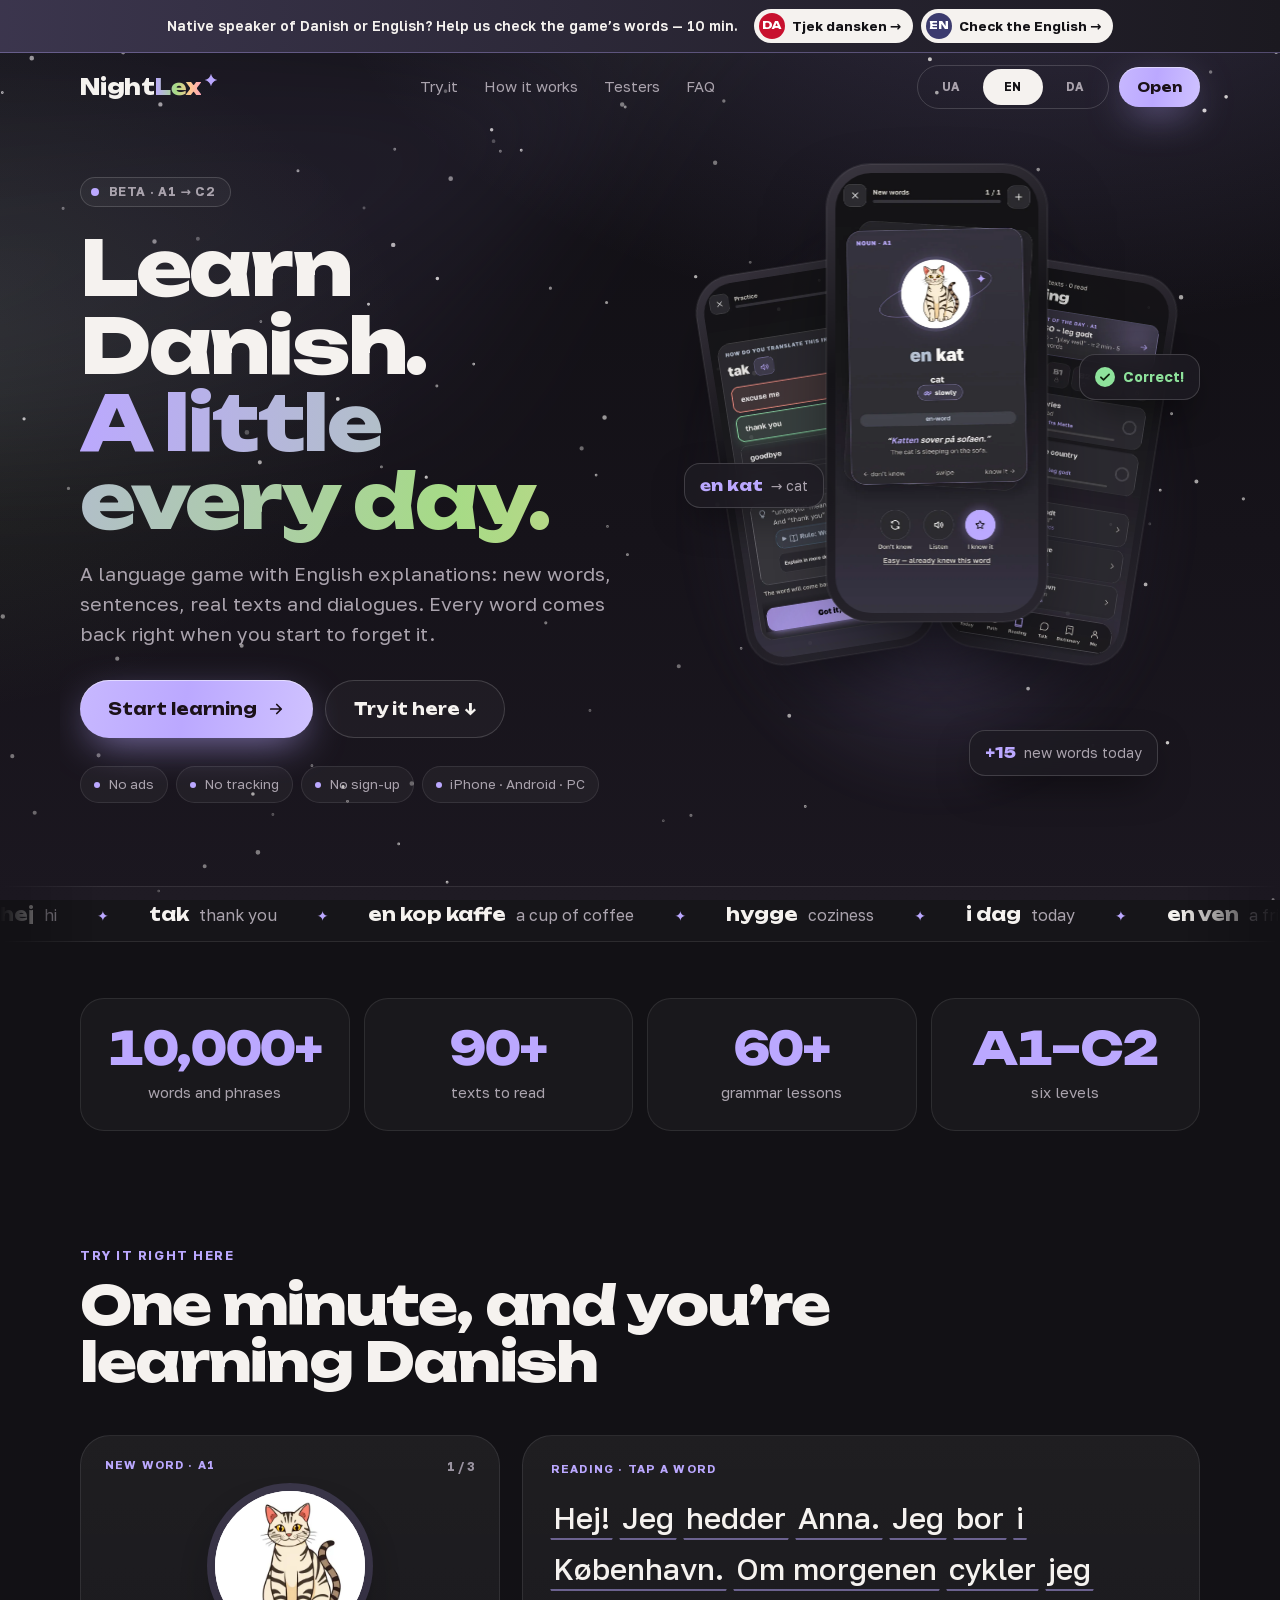
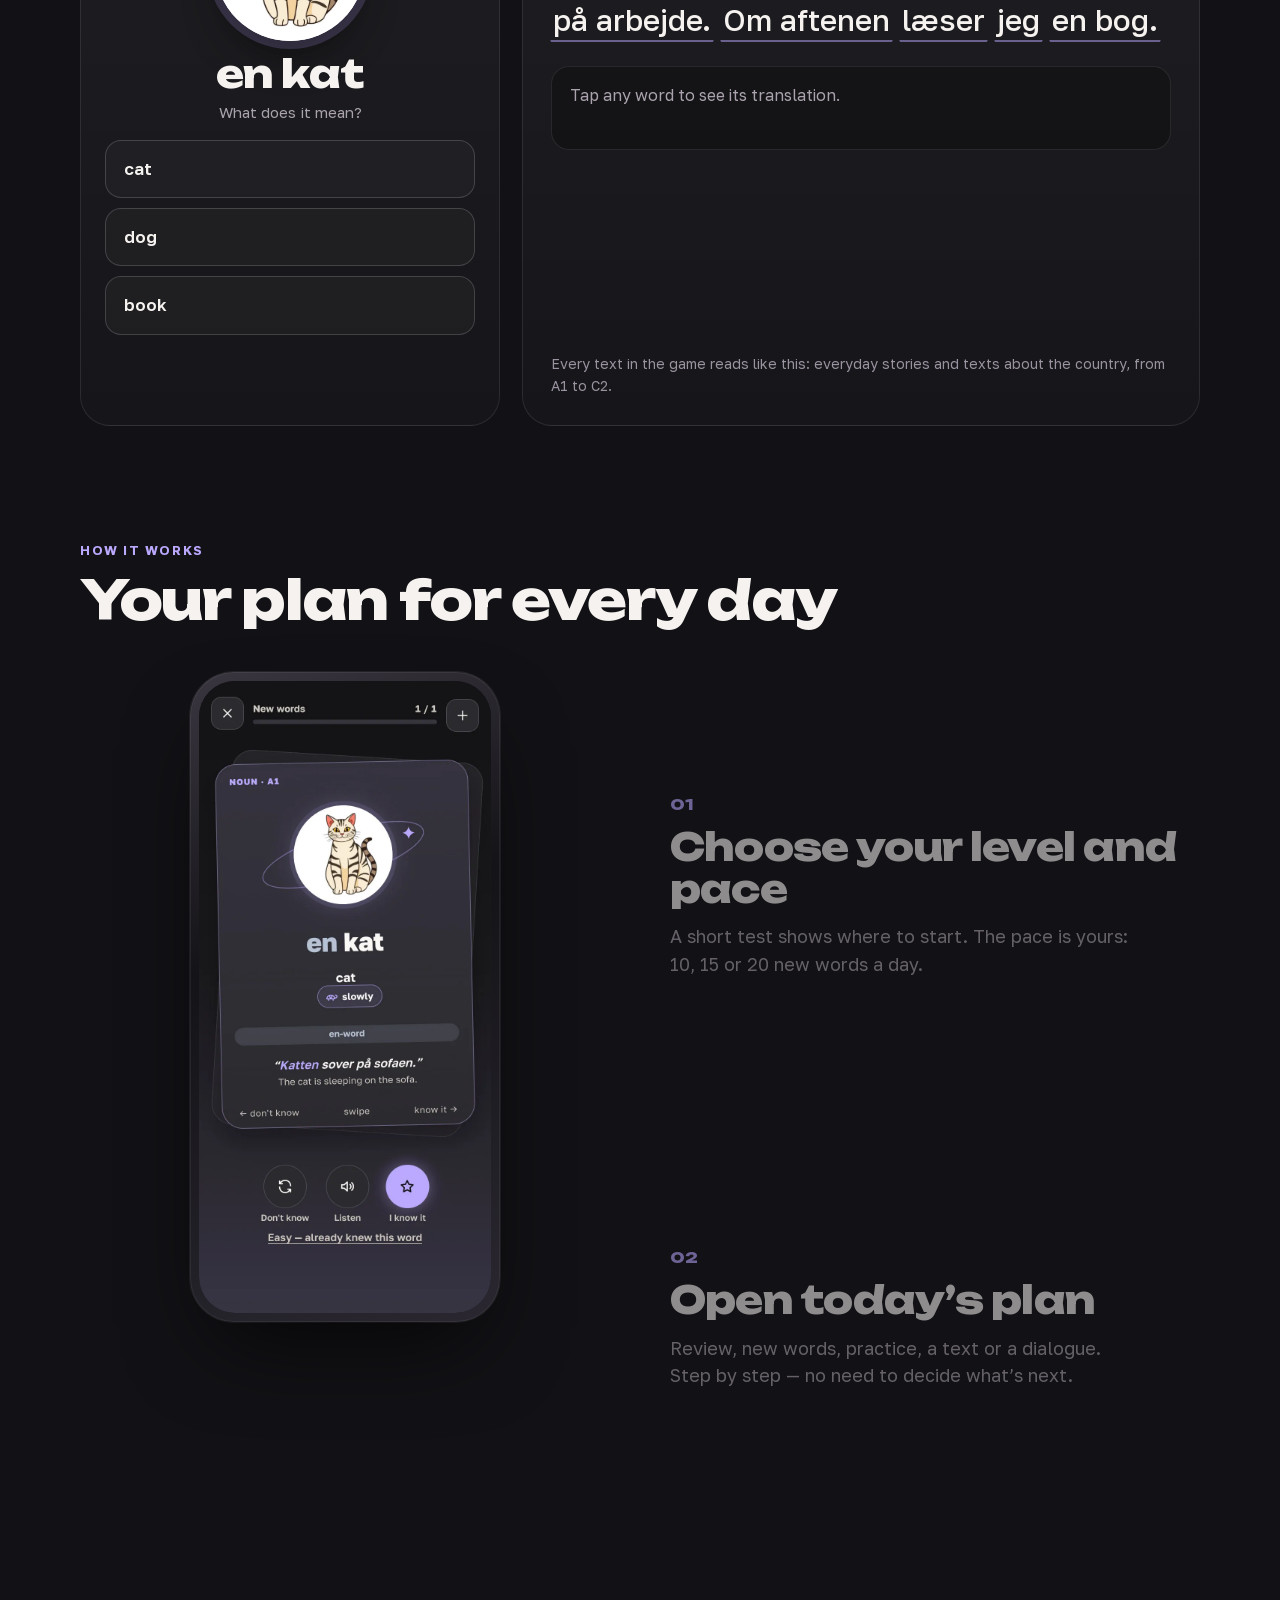
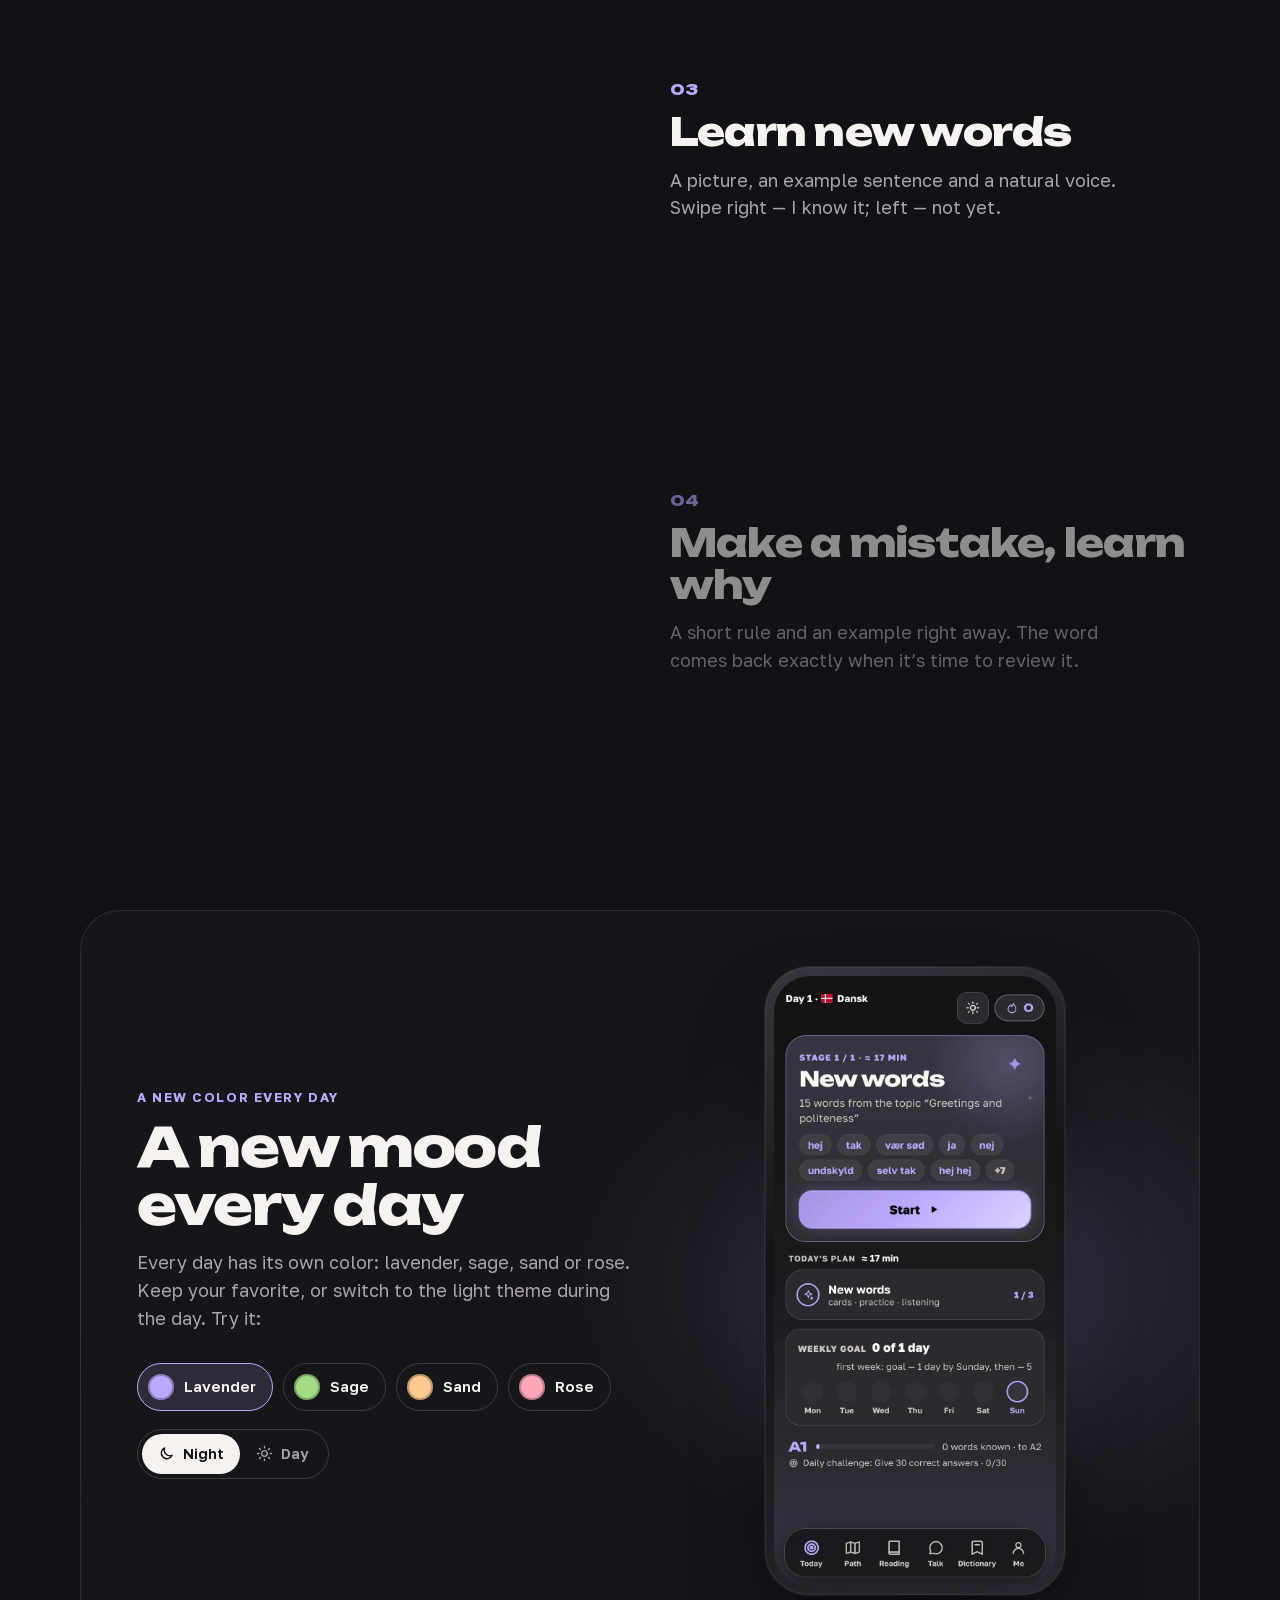
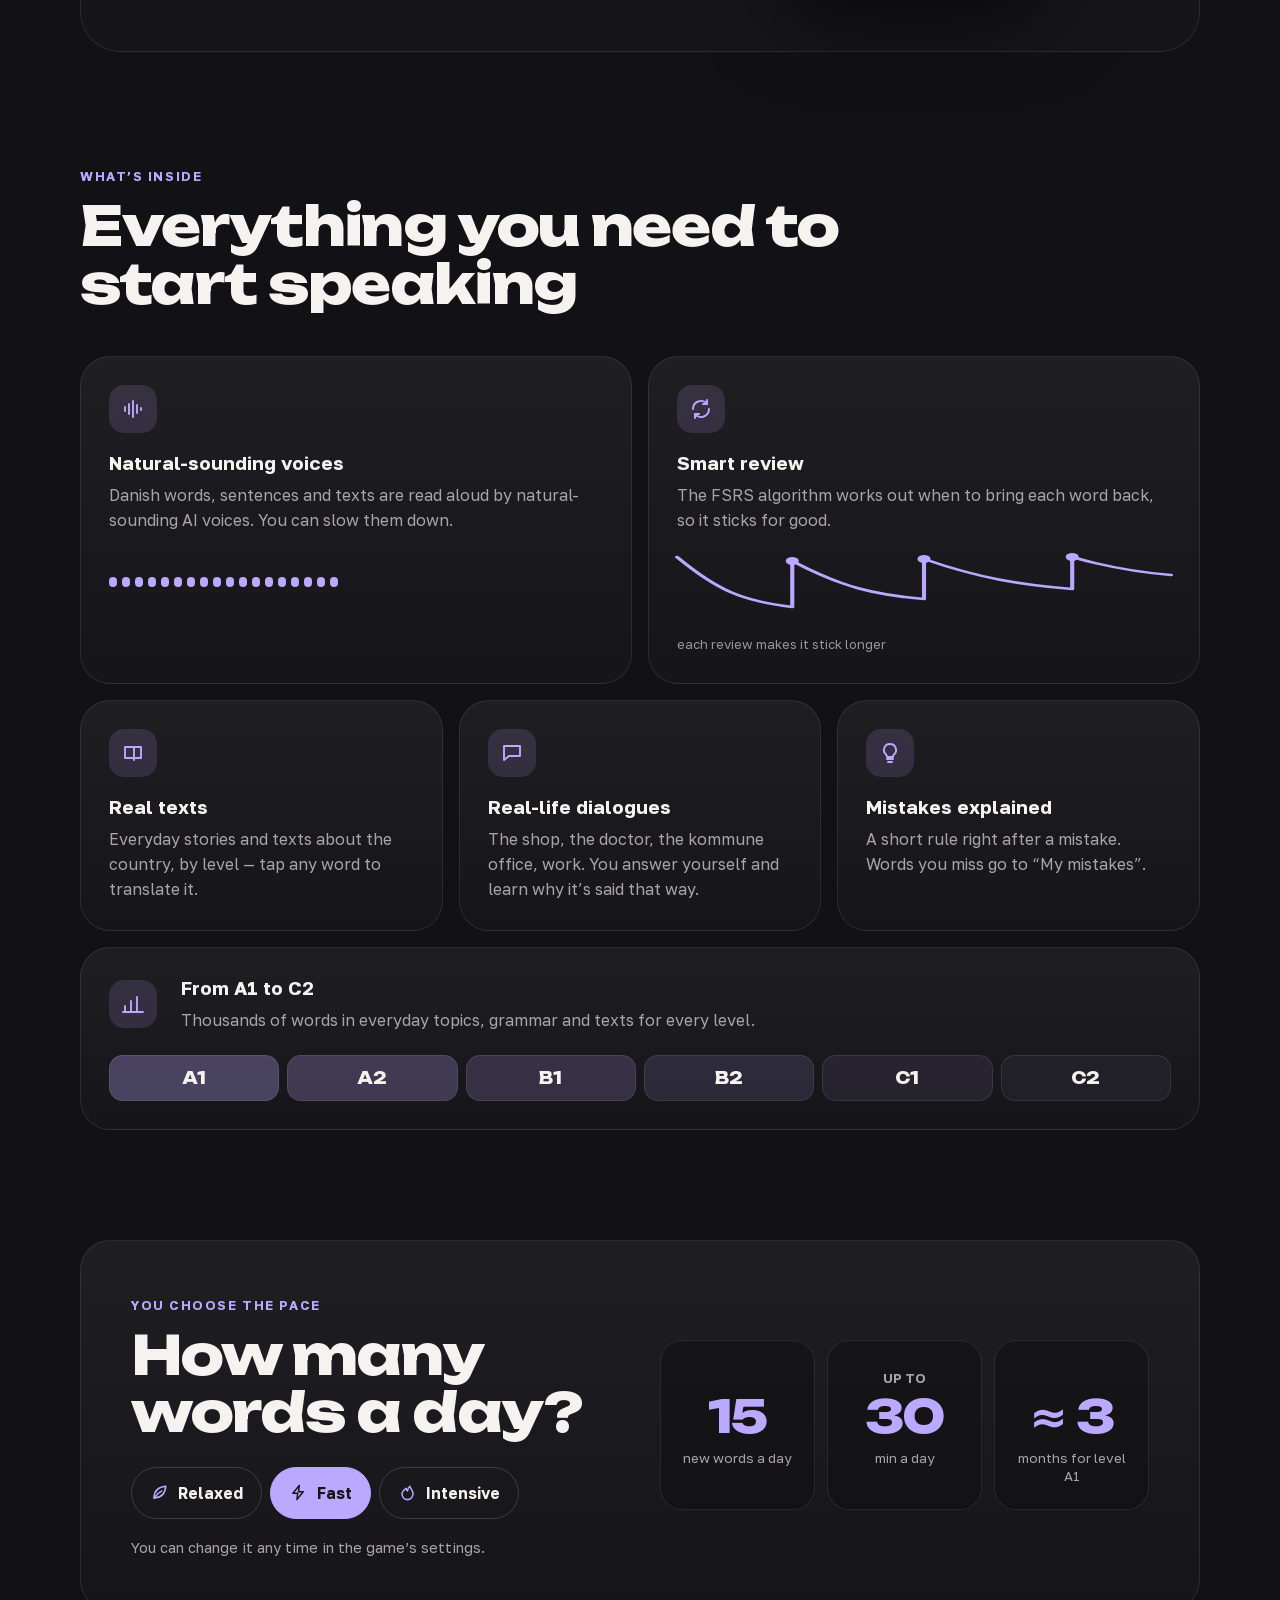
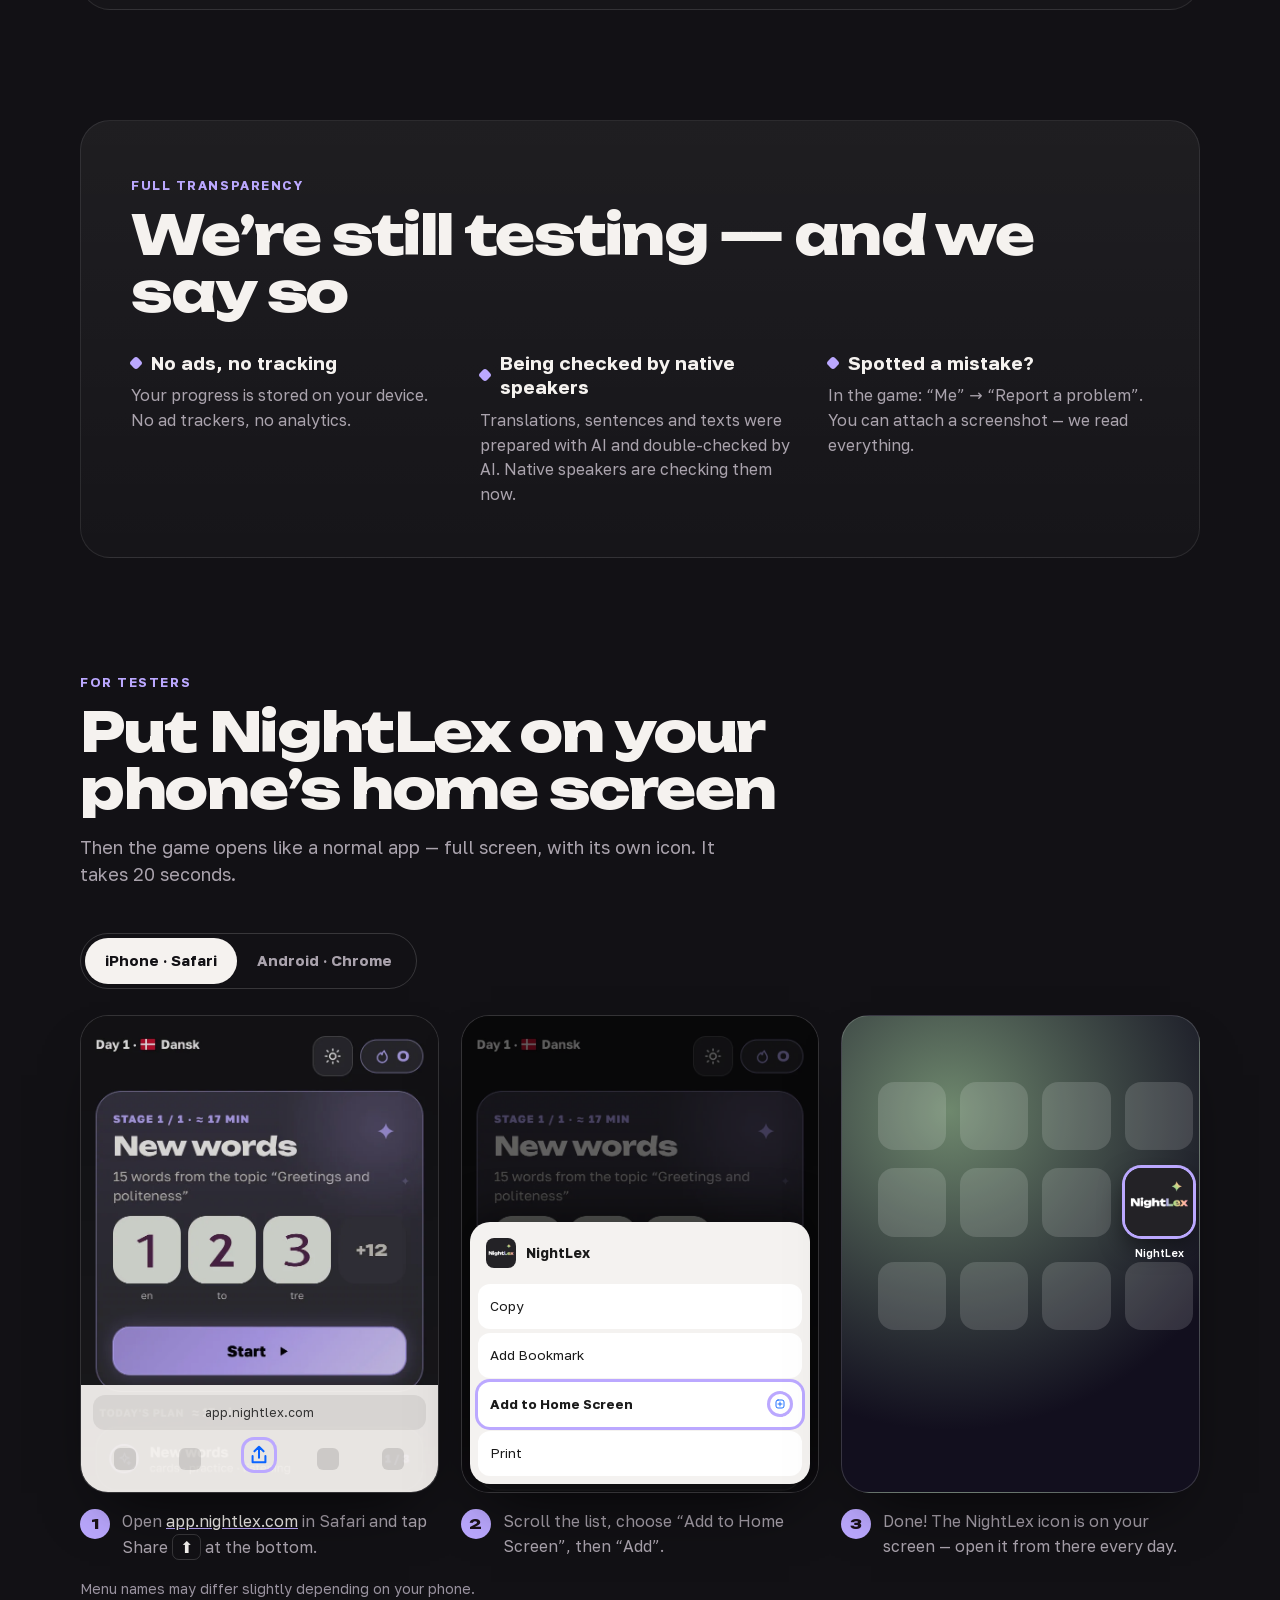
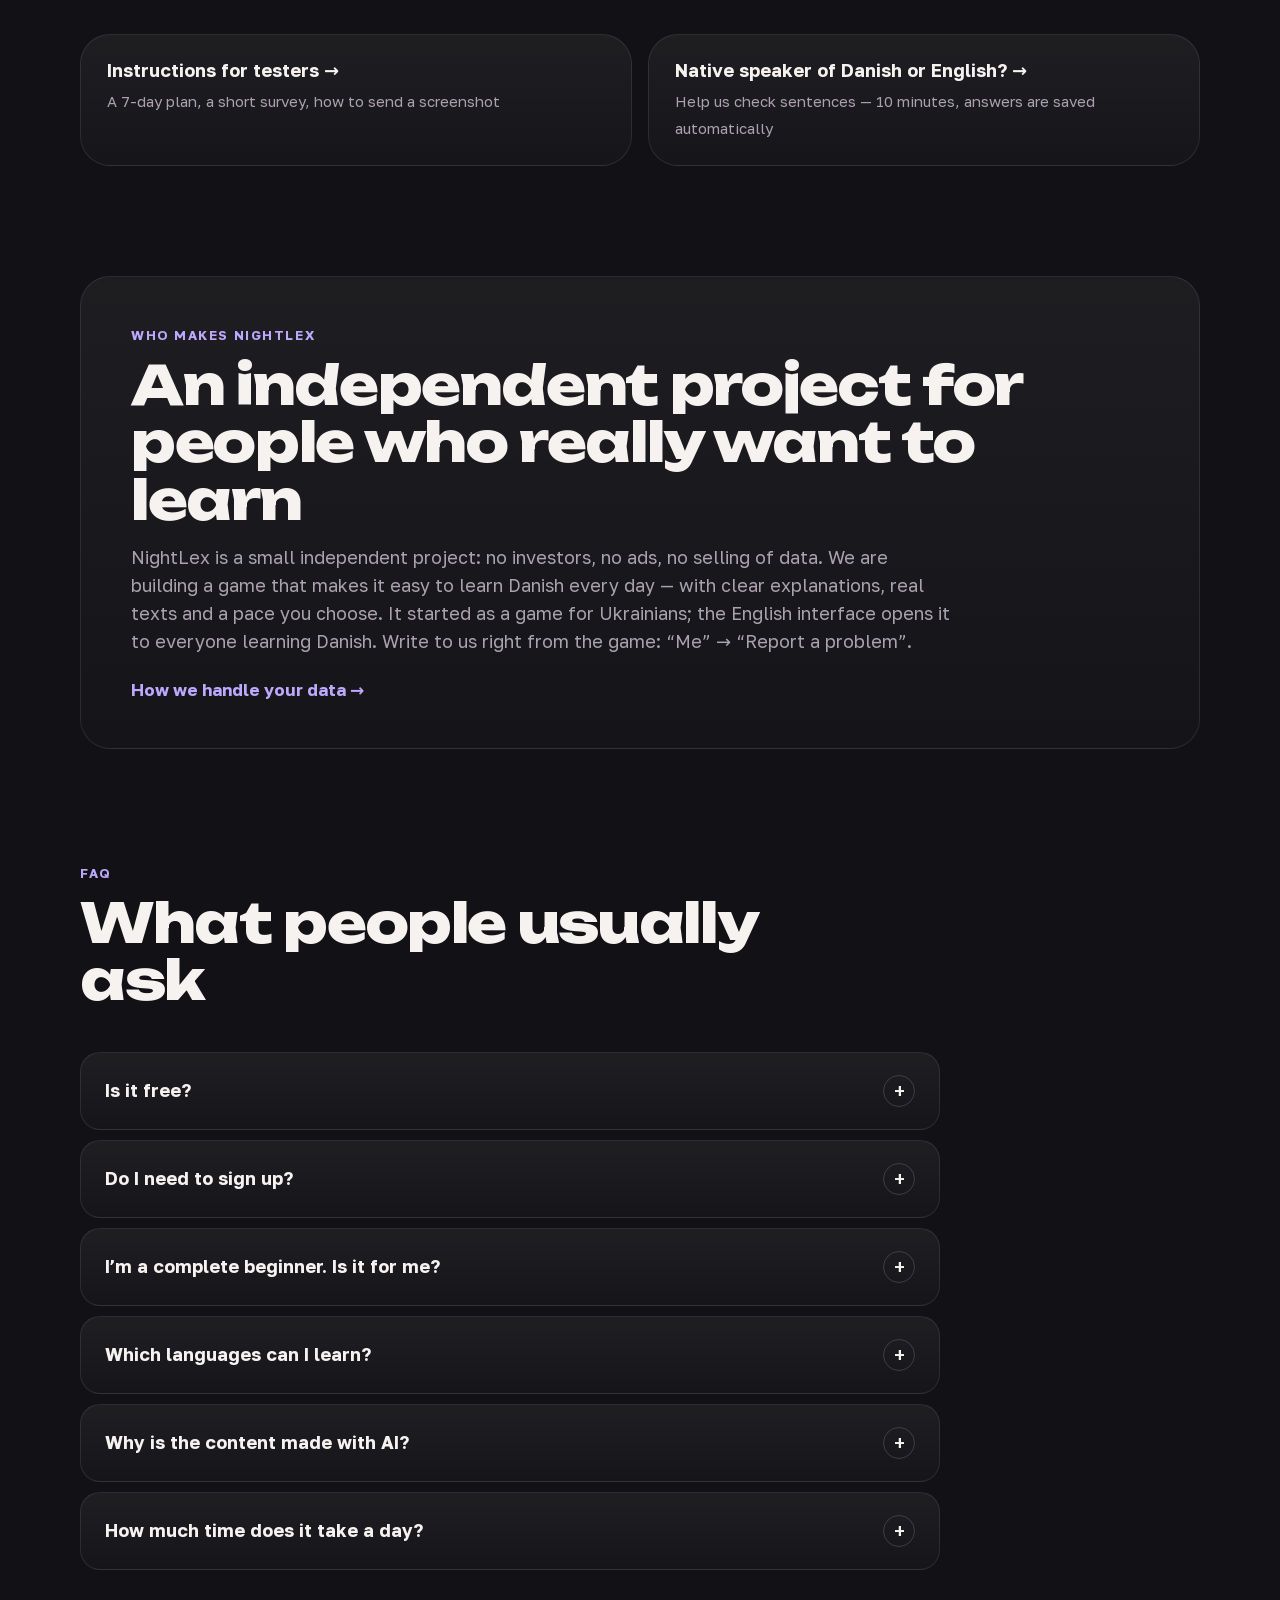
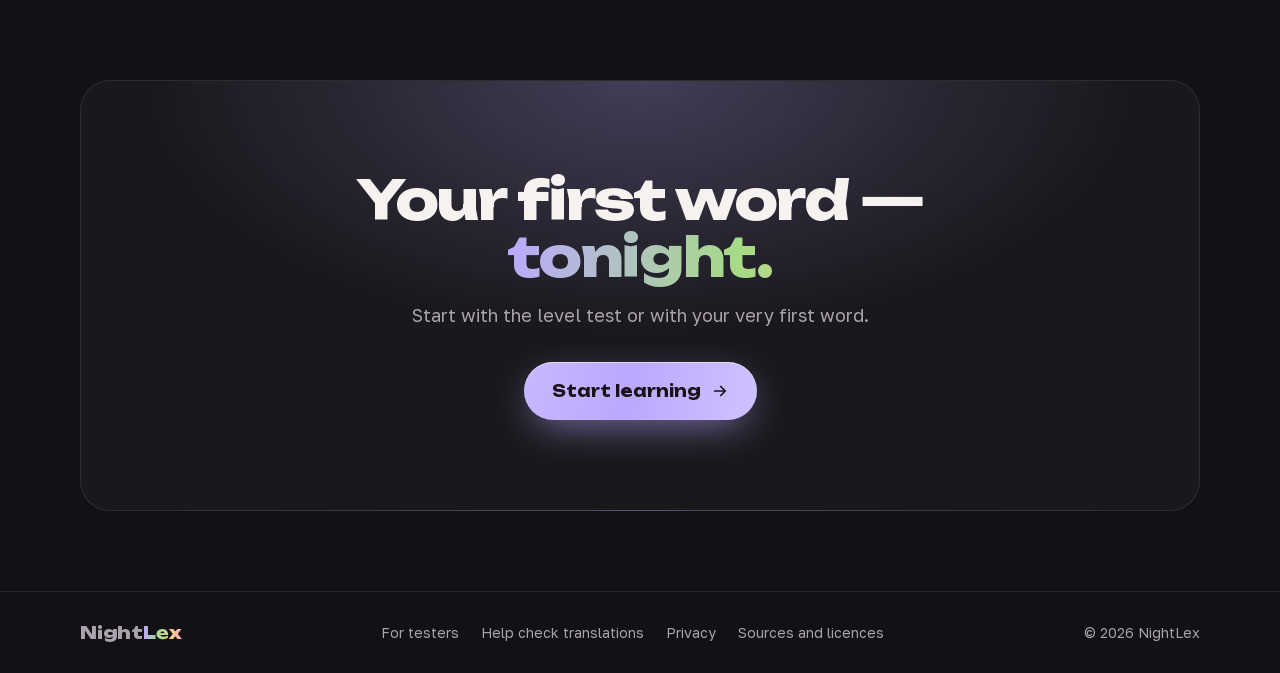
<file: index.html>
<!doctype html>
<html lang="uk" data-accent="rose">
<head>
<meta charset="utf-8">
<meta name="viewport" content="width=device-width,initial-scale=1,viewport-fit=cover">
<meta http-equiv="Content-Security-Policy" content="default-src 'self'; img-src 'self' data:; style-src 'self' 'unsafe-inline'; font-src 'self'; script-src 'self'; connect-src 'none'; base-uri 'none'; form-action 'none'">
<title>NightLex — данська й англійська для українців</title>
<meta name="description" content="Гра для вивчення данської та англійської: нові слова, речення, читання й розмова — від A1 до C2, у своєму темпі. Без реклами й стеження.">
<meta name="theme-color" content="#121115">
<link rel="icon" href="/icon-192.png">
<link rel="apple-touch-icon" href="/icon-180.png">
<link rel="preload" href="/fonts/unbounded-cyrillic.woff2" as="font" type="font/woff2" crossorigin>
<link rel="canonical" href="https://nightlex.com/">
<link rel="alternate" hreflang="uk" href="https://nightlex.com/">
<link rel="alternate" hreflang="en" href="https://nightlex.com/en/">
<link rel="alternate" hreflang="da" href="https://nightlex.com/da/">
<link rel="alternate" hreflang="x-default" href="https://nightlex.com/">
<meta property="og:type" content="website">
<meta property="og:url" content="https://nightlex.com/">
<meta property="og:site_name" content="NightLex">
<meta property="og:locale" content="uk_UA">
<meta property="og:title" content="NightLex — данська й англійська для українців">
<meta property="og:description" content="Щодня потроху: слова, речення, тексти й діалоги. Від A1 до C2, у своєму темпі.">
<meta property="og:image" content="https://nightlex.com/img/og.jpg">
<meta property="og:image:width" content="1200">
<meta property="og:image:height" content="630">
<meta property="og:image:alt" content="NightLex — гра для вивчення данської та англійської">
<meta name="twitter:card" content="summary_large_image">
<script type="application/ld+json">[{"@context": "https://schema.org", "@type": "SoftwareApplication", "name": "NightLex", "url": "https://app.nightlex.com/", "applicationCategory": "EducationalApplication", "operatingSystem": "iOS, Android, Windows, macOS (браузер)", "inLanguage": ["uk", "en", "da"], "description": "Гра для вивчення данської та американської англійської від A1 до C2: нові слова, речення, тексти й діалоги, розумне повторення.", "offers": {"@type": "Offer", "price": "0", "priceCurrency": "EUR"}}, {"@context": "https://schema.org", "@type": "FAQPage", "mainEntity": [{"@type": "Question", "name": "Це безкоштовно?", "acceptedAnswer": {"@type": "Answer", "text": "Так, під час тестування все безкоштовно і без реклами."}}, {"@type": "Question", "name": "Потрібна реєстрація?", "acceptedAnswer": {"@type": "Answer", "text": "Ні. Відкриваєш і вчишся — прогрес зберігається на твоєму пристрої."}}, {"@type": "Question", "name": "Я зовсім новачок. Мені підійде?", "acceptedAnswer": {"@type": "Answer", "text": "Так. Обери «Я зовсім новачок» — і почнеш з першого слова. Якщо вже щось знаєш, тест рівня зарахує знайомі слова."}}, {"@type": "Question", "name": "Які мови можна вчити?", "acceptedAnswer": {"@type": "Answer", "text": "Данську та американську англійську — з українським інтерфейсом. Данську також можна вчити з англійським інтерфейсом."}}, {"@type": "Question", "name": "Чому тексти зроблено за допомогою ШІ?", "acceptedAnswer": {"@type": "Answer", "text": "Так ми змогли підготувати тисячі слів, речень і текстів для всіх рівнів. Усе перевірено ще раз ШІ, а зараз носії мови перевіряють рядок за рядком — помилки виправляємо."}}, {"@type": "Question", "name": "Скільки часу треба на день?", "acceptedAnswer": {"@type": "Answer", "text": "До 20 хвилин у темпі «Спокійно», до 30 — у «Швидко» і до години — в «Інтенсивно». Темп можна змінити будь-коли."}}]}]</script>
<link rel="stylesheet" href="/landing.css">
</head>
<body>
<div class="sky" aria-hidden="true"><svg id="stars" width="100%" height="100%"></svg><div class="aurora"></div></div>

<div class="nstrip" role="region" aria-label="Для носіїв мови">
 <div class="wrap ns-in">
  <span class="ns-t" data-t="ns_t">Носій данської чи англійської? Допоможи перевірити слова гри — 10 хв.</span>
  <span class="ns-bs"><a class="ns-b" href="https://app.nightlex.com/check.html?lang=da" lang="da"><b>DA</b>Tjek dansken →</a><a class="ns-b en" href="https://app.nightlex.com/check.html?lang=en" lang="en"><b>EN</b>Check the English →</a></span>
 </div>
</div>

<header class="nav" id="nav">
 <div class="wrap nav-in">
  <a class="logo" href="/" aria-label="NightLex"><span>Night</span><span class="lx">Lex</span><svg viewBox="-10 -10 20 20" aria-hidden="true"><path d="M0 -9Q1.62 -1.62 9 0Q1.62 1.62 0 9Q-1.62 1.62 -9 0Q-1.62 -1.62 0 -9Z"/></svg></a>
  <nav class="links" aria-label="Розділи"><a href="#try" data-t="n1">Спробувати</a><a href="#how" data-t="n2">Як це працює</a><a href="#testers" data-t="n3">Тестувальникам</a><a href="#faq" data-t="n4">Питання</a></nav>
  <div class="nav-r">
   <div class="lang" role="group" aria-label="Мова сторінки"><button data-set="uk" aria-pressed="true">UA</button><button data-set="en" aria-pressed="false">EN</button><button data-set="da" aria-pressed="false">DA</button></div>
   <a class="btn sm main" href="https://app.nightlex.com/" data-t="open">Відкрити</a>
  </div>
 </div>
</header>

<main>
 <section class="hero wrap">
  <div class="hero-txt">
   <span class="kick"><i></i><span data-t="kick">Тестова версія · A1 → C2</span></span>
   <h1 data-t="h1" data-html>Данська й англійська.<br><span class="grad">Щодня потроху.</span></h1>
   <p class="lead" data-t="lead">Гра для українців: нові слова, речення, тексти й діалоги. Кожне слово повертається саме тоді, коли починаєш його забувати.</p>
   <div class="ctas">
    <a class="btn main big" href="https://app.nightlex.com/"><span data-t="start">Почати вчити</span><svg viewBox="0 0 24 24" aria-hidden="true"><path d="M5 12h14M13 6l6 6-6 6"/></svg></a>
    <a class="btn ghost big" href="#try" data-t="tryit">Спробувати тут ↓</a>
   </div>
   <ul class="pills" aria-label="Коротко">
    <li data-t="pl1">Без реклами</li><li data-t="pl2">Без стеження</li><li data-t="pl3">Без реєстрації</li><li data-t="pl4">iPhone · Android · ПК</li>
   </ul>
  </div>
  <div class="stage" id="stage" aria-hidden="true">
   <div class="glow"></div>
   <div class="ph ph-l"><img src="/img/exercise_rose.webp" data-ps="exercise" alt="" width="390" height="844"></div>
   <div class="ph ph-r"><img src="/img/read_rose.webp" data-ps="read" alt="" width="390" height="844"></div>
   <div class="ph ph-c"><img src="/img/card_pic_rose.webp" data-ps="card_pic" alt="" width="390" height="844"></div>
   <div class="chip c1"><b>en kat</b><span data-t="ch1">→ кіт</span></div>
   <div class="chip c2"><svg viewBox="0 0 24 24"><path d="M5 12.5l4.5 4.5L19 7.5"/></svg><span data-t="ch2">Правильно!</span></div>
   <div class="chip c3"><b>+15</b><span data-t="ch3">нових слів сьогодні</span></div>
  </div>
 </section>

 <div class="ticker" aria-hidden="true"><div class="tk-track" id="ticker"></div></div>

 <section class="wrap stats" aria-label="NightLex у цифрах">
  <div class="stat reveal"><b data-count="10000" data-suf="+">10 000+</b><span data-t="st1">слів і фраз</span></div>
  <div class="stat reveal"><b data-count="90" data-suf="+">90+</b><span data-t="st2">текстів для читання</span></div>
  <div class="stat reveal"><b data-count="60" data-suf="+">60+</b><span data-t="st3">уроків граматики</span></div>
  <div class="stat reveal"><b>A1–C2</b><span data-t="st4">шість рівнів</span></div>
 </section>

 <section class="wrap sec" id="try">
  <div class="sec-head reveal"><span class="eyebrow" data-t="e_try">Спробуй просто тут</span><h2 data-t="h_try">Одна хвилина — і ти вже вчиш данську</h2></div>
  <div class="try reveal">
   <div class="quiz" id="quiz">
    <div class="q-top"><span class="tag" data-t="q_tag">Нове слово · A1</span><span class="q-n" id="qN">1 / 3</span></div>
    <div class="q-pic"><img id="qPic" src="/img/cat.webp" alt="" width="384" height="384"></div>
    <div class="q-word" id="qWord" lang="da">en kat</div>
    <p class="q-ask" data-t="q_ask">Що це означає?</p>
    <div class="q-opts" id="qOpts"></div>
    <div class="q-fb" id="qFb" aria-live="polite"></div>
   </div>
   <div class="reader">
    <span class="tag" data-t="r_tag">Читання · торкнись слова</span>
    <p class="rd-text" id="rdText" lang="da"></p>
    <div class="rd-tip" id="rdTip" aria-live="polite"><span data-t="r_hint">Натисни будь-яке слово — побачиш переклад.</span></div>
    <p class="rd-note" data-t="r_note">У грі так читаються всі тексти: історії з життя й тексти про країну, від A1 до C2.</p>
   </div>
  </div>
 </section>

 <section class="wrap sec" id="how">
  <div class="sec-head reveal"><span class="eyebrow" data-t="e_how">Як це працює</span><h2 data-t="h_how">Твій план на кожен день</h2></div>
  <div class="story">
   <div class="story-ph"><div class="ph sticky"><img id="storyShot" src="/img/pace_rose.webp" alt="" width="390" height="844"></div></div>
   <ol class="steps">
    <li class="step" data-shot="pace"><span class="num">01</span><h3 data-t="s1">Обери рівень і темп</h3><p data-t="s1p">Короткий тест покаже, з чого почати. Темп — твій: 10, 15 або 20 нових слів на день.</p></li>
    <li class="step" data-shot="home"><span class="num">02</span><h3 data-t="s2">Відкрий план дня</h3><p data-t="s2p">Повтор, нові слова, практика, текст або діалог. Крок за кроком — не треба думати, що робити далі.</p></li>
    <li class="step" data-shot="card_pic"><span class="num">03</span><h3 data-t="s3">Вчи нові слова</h3><p data-t="s3p">Картинка, приклад у реченні й живий голос. Свайп вправо — знаю, вліво — ще ні.</p></li>
    <li class="step" data-shot="exercise"><span class="num">04</span><h3 data-t="s4">Помилився — зрозумів</h3><p data-t="s4p">Одразу коротке правило й приклад. Слово повернеться тоді, коли саме час його повторити.</p></li>
   </ol>
  </div>
  <div class="m-strip" aria-hidden="true"><img src="/img/pace_rose.webp" data-ps="pace" alt="" loading="lazy" width="390" height="844"><img src="/img/home_rose.webp" data-ps="home" alt="" loading="lazy" width="390" height="844"><img src="/img/card_pic_rose.webp" data-ps="card_pic" alt="" loading="lazy" width="390" height="844"><img src="/img/exercise_rose.webp" data-ps="exercise" alt="" loading="lazy" width="390" height="844"></div>
 </section>

 <section class="wrap sec" id="colors">
  <div class="colors reveal">
   <div class="col-txt">
    <span class="eyebrow" data-t="e_col">Щодня — новий колір</span>
    <h2 data-t="h_col">Гра змінює настрій разом із тобою</h2>
    <p class="sub" data-t="sub_col">Кожного дня — свій колір: лаванда, шавлія, пісок або троянда. Можна залишити улюблений, а вдень перемкнутися на світлу тему. Спробуй:</p>
    <div class="swatches" role="radiogroup" aria-label="Колір">
     <button class="sw" data-pal="lavender" role="radio" aria-checked="false"><i></i><span data-t="pal1">Лаванда</span></button>
     <button class="sw" data-pal="sage" role="radio" aria-checked="false"><i></i><span data-t="pal2">Шавлія</span></button>
     <button class="sw" data-pal="sand" role="radio" aria-checked="false"><i></i><span data-t="pal3">Пісок</span></button>
     <button class="sw" data-pal="rose" role="radio" aria-checked="true"><i></i><span data-t="pal4">Троянда</span></button>
    </div>
    <div class="daynight" role="group" aria-label="Тема"><button data-mode="dark" aria-pressed="true"><svg viewBox="0 0 24 24"><path d="M20 14.5A8 8 0 0 1 9.5 4a8 8 0 1 0 10.5 10.5z"/></svg><span data-t="m_dark">Ніч</span></button><button data-mode="light" aria-pressed="false"><svg viewBox="0 0 24 24"><circle cx="12" cy="12" r="4"/><path d="M12 2v2M12 20v2M4.9 4.9l1.4 1.4M17.7 17.7l1.4 1.4M2 12h2M20 12h2M4.9 19.1l1.4-1.4M17.7 6.3l1.4-1.4"/></svg><span data-t="m_light">День</span></button></div>
   </div>
   <div class="col-ph"><div class="glow"></div><div class="ph"><img id="palShot" src="/img/pal_rose.webp" alt="" width="390" height="844"></div></div>
  </div>
 </section>

 <section class="wrap sec">
  <div class="sec-head reveal"><span class="eyebrow" data-t="e_feat">Що всередині</span><h2 data-t="h_feat">Усе, щоб заговорити</h2></div>
  <div class="bento">
   <div class="tile t-voice reveal"><div class="ic"><svg viewBox="0 0 24 24"><path d="M4 10v4M8 7v10M12 4v16M16 8v8M20 11v2"/></svg></div><h3 data-t="f1">Природні голоси</h3><p data-t="f1p">Данські слова, речення й тексти озвучені природними голосами ШІ (англійська — скоро). Можна сповільнити.</p><div class="wave" aria-hidden="true"><i></i><i></i><i></i><i></i><i></i><i></i><i></i><i></i><i></i><i></i><i></i><i></i><i></i><i></i><i></i><i></i><i></i><i></i></div></div>
   <div class="tile t-fsrs reveal"><div class="ic"><svg viewBox="0 0 24 24"><path d="M4 12a8 8 0 0 1 14-5.3M20 12a8 8 0 0 1-14 5.3"/><path d="M18 3v4h-4M6 21v-4h4"/></svg></div><h3 data-t="f2">Розумне повторення</h3><p data-t="f2p">Алгоритм FSRS рахує, коли повернути кожне слово, — щоб воно запам’ятовувалось надовго.</p><div class="curve" aria-hidden="true"><svg viewBox="0 0 300 70" preserveAspectRatio="none"><path class="cv" d="M0 6 C25 40 40 50 70 56 L70 10 C100 36 120 44 150 48 L150 8 C185 28 210 34 240 38 L240 6 C265 18 285 22 300 24"/><circle cx="70" cy="10" r="4"/><circle cx="150" cy="8" r="4"/><circle cx="240" cy="6" r="4"/></svg><small data-t="f2c">повтор — і пам’ять знову повна</small></div></div>
   <div class="tile t-read reveal"><div class="ic"><svg viewBox="0 0 24 24"><path d="M4 6h7a2 2 0 0 1 2 2v11a2 2 0 0 0-2-2H4zM20 6h-7v11h7z"/></svg></div><h3 data-t="f3">Справжні тексти</h3><p data-t="f3p">Історії з життя й тексти про країну за рівнями — з перекладом під пальцем.</p></div>
   <div class="tile t-dlg reveal"><div class="ic"><svg viewBox="0 0 24 24"><path d="M4 5h16v10H9l-5 4z"/></svg></div><h3 data-t="f4">Діалоги з життя</h3><p data-t="f4p">Магазин, лікар, комуна, робота. Відповідаєш сам — і дізнаєшся, чому саме так.</p></div>
   <div class="tile t-mist reveal"><div class="ic"><svg viewBox="0 0 24 24"><path d="M9 18h6M10 21h4M12 3a6 6 0 0 0-4 10.5c.6.6 1 1.4 1 2.5h6c0-1.1.4-1.9 1-2.5A6 6 0 0 0 12 3z"/></svg></div><h3 data-t="f5">Пояснення помилок</h3><p data-t="f5p">Коротке правило одразу після помилки. Слова з помилками — у «Мої помилки».</p></div>
   <div class="tile t-lv reveal"><div class="ic"><svg viewBox="0 0 24 24"><path d="M4 20V14M10 20V9M16 20V5M22 20H2"/></svg></div><h3 data-t="f6">Від A1 до C2</h3><p data-t="f6p">Тисячі слів за темами життя, граматика й тексти на кожен рівень.</p><div class="lvls" aria-hidden="true"><b>A1</b><b>A2</b><b>B1</b><b>B2</b><b>C1</b><b>C2</b></div></div>
  </div>
 </section>

 <section class="wrap sec" id="pace">
  <div class="pace-box reveal">
   <div>
    <span class="eyebrow" data-t="e_pace">Темп обираєш сам</span>
    <h2 data-t="h_pace">Скільки слів на день?</h2>
    <div class="seg" role="radiogroup" aria-label="Темп">
     <button data-n="10" role="radio" aria-checked="false"><svg viewBox="0 0 24 24"><path d="M5 19c0-8 5-14 15-15-1 10-7 15-15 15z"/><path d="M5 19c3-4 6-7 10-9"/></svg><span data-t="p1">Спокійно</span></button>
     <button data-n="15" role="radio" aria-checked="true"><svg viewBox="0 0 24 24"><path d="M13 3L5 13h6l-1 8 8-10h-6z"/></svg><span data-t="p2">Швидко</span></button>
     <button data-n="20" role="radio" aria-checked="false"><svg viewBox="0 0 24 24"><path d="M12 21a7 7 0 0 0 7-7c0-4-3-6.5-4-10-2 2-3 3.5-3 6-1-1-1.5-2-1.7-3.3C7.5 8.6 5 11 5 14a7 7 0 0 0 7 7z"/></svg><span data-t="p3">Інтенсивно</span></button>
    </div>
    <p class="sub small" data-t="pace_note">Змінити можна будь-коли в налаштуваннях гри.</p>
   </div>
   <div class="pace-out" aria-live="polite">
    <div class="po"><b id="pN">15</b><span data-t="po1">нових слів на день</span></div>
    <div class="po"><b id="pT"><i>до</i>30</b><span data-t="po2">хв на день</span></div>
    <div class="po"><b id="pM">≈ 3</b><span data-t="po3">місяці на рівень A1</span></div>
   </div>
  </div>
 </section>

 <section class="wrap sec">
  <div class="honest reveal">
   <span class="eyebrow" data-t="e_hon">Чесно</span>
   <h2 data-t="h_hon">Ми ще тестуємо — і кажемо про це прямо</h2>
   <div class="hon-grid">
    <div><h3 data-t="h1c">Без реклами й стеження</h3><p data-t="h1cp">Прогрес зберігається на твоєму пристрої. Жодних рекламних трекерів і аналітики.</p></div>
    <div><h3 data-t="h2c">Зараз перевіряють носії</h3><p data-t="h2cp">Переклади, речення й тексти підготовлено за допомогою ШІ й перевірено ще раз ШІ. Зараз їх перевіряють носії мови.</p></div>
    <div><h3 data-t="h3c">Помітив помилку?</h3><p data-t="h3cp">У грі: «Я» → «Повідомити про проблему». Можна додати знімок екрана — ми все читаємо.</p></div>
   </div>
  </div>
 </section>

 <section class="wrap sec" id="testers">
  <div class="sec-head reveal"><span class="eyebrow" data-t="e_tst">Тестувальникам</span><h2 data-t="h_tst">Постав NightLex на екран телефона</h2><p class="sub" data-t="sub_tst">Тоді гра відкривається як звичайний застосунок — на весь екран, з іконкою. Це займає 20 секунд.</p></div>
  <div class="os-tabs reveal" role="tablist">
   <button role="tab" id="tab-ios" aria-selected="true" aria-controls="pane-ios">iPhone · Safari</button>
   <button role="tab" id="tab-and" aria-selected="false" aria-controls="pane-and">Android · Chrome</button>
  </div>
  <div class="os-pane" id="pane-ios" role="tabpanel" aria-labelledby="tab-ios">
   <div class="inst">
    <figure><div class="mini">
      <div class="m-body m-app"><img src="/img/home_rose.webp" data-ps="home" alt=""></div>
      <div class="m-tool"><span class="m-url">app.nightlex.com</span><div class="m-icons"><i></i><i></i><i class="hl"><svg viewBox="0 0 24 24"><path d="M12 3v12M7 8l5-5 5 5M5 13v7h14v-7"/></svg></i><i></i><i></i></div></div>
     </div><figcaption><b>1</b><span data-t="i1" data-html>Відкрий <u>app.nightlex.com</u> у Safari і натисни «Поділитися» <span class="kbd">⬆︎</span> внизу.</span></figcaption></figure>
    <figure><div class="mini">
      <div class="m-body m-app m-dim"><img src="/img/home_rose.webp" data-ps="home" alt=""></div>
      <div class="m-sheet"><div class="ms-head"><img src="/icon-180.png" alt=""><span>NightLex</span></div><div class="ms-row"><span data-t="ms1">Копіювати</span></div><div class="ms-row"><span data-t="ms2">Додати закладку</span></div><div class="ms-row hl"><span data-t="ms3">На екран «Додому»</span><svg viewBox="0 0 24 24"><rect x="4" y="4" width="16" height="16" rx="4"/><path d="M12 8v8M8 12h8"/></svg></div><div class="ms-row"><span data-t="ms4">Друкувати</span></div></div>
     </div><figcaption><b>2</b><span data-t="i2">Прогорни список, обери «На екран "Додому"», потім «Додати».</span></figcaption></figure>
    <figure><div class="mini m-home">
      <div class="hs"><i></i><i></i><i></i><i></i><i></i><i></i><i></i><i class="nx"><img src="/icon-180.png" alt=""><span>NightLex</span></i><i></i><i></i><i></i><i></i></div>
     </div><figcaption><b>3</b><span data-t="i3">Готово! Іконка NightLex на екрані — відкривай звідти щодня.</span></figcaption></figure>
   </div>
  </div>
  <div class="os-pane" id="pane-and" role="tabpanel" aria-labelledby="tab-and" hidden>
   <div class="inst">
    <figure><div class="mini">
      <div class="m-chrome"><span class="m-url">app.nightlex.com</span><i class="hl dots"><svg viewBox="0 0 24 24"><circle cx="12" cy="5" r="1.8"/><circle cx="12" cy="12" r="1.8"/><circle cx="12" cy="19" r="1.8"/></svg></i></div>
      <div class="m-body m-app"><img src="/img/home_rose.webp" data-ps="home" alt=""></div>
     </div><figcaption><b>1</b><span data-t="a1" data-html>Відкрий <u>app.nightlex.com</u> у Chrome і натисни меню <span class="kbd">⋮</span> угорі праворуч.</span></figcaption></figure>
    <figure><div class="mini">
      <div class="m-chrome"><span class="m-url">app.nightlex.com</span><i class="dots"><svg viewBox="0 0 24 24"><circle cx="12" cy="5" r="1.8"/><circle cx="12" cy="12" r="1.8"/><circle cx="12" cy="19" r="1.8"/></svg></i></div>
      <div class="m-body m-app m-dim"><img src="/img/home_rose.webp" data-ps="home" alt=""></div>
      <div class="m-menu"><div class="ms-row"><span data-t="am1">Нова вкладка</span></div><div class="ms-row"><span data-t="am2">Історія</span></div><div class="ms-row hl"><span data-t="am3">Додати на головний екран</span></div><div class="ms-row"><span data-t="am4">Налаштування</span></div></div>
     </div><figcaption><b>2</b><span data-t="a2">Обери «Додати на головний екран» (або «Установити застосунок»), потім «Додати».</span></figcaption></figure>
    <figure><div class="mini m-home">
      <div class="hs"><i></i><i></i><i></i><i></i><i></i><i></i><i></i><i class="nx"><img src="/icon-180.png" alt=""><span>NightLex</span></i><i></i><i></i><i></i><i></i></div>
     </div><figcaption><b>3</b><span data-t="a3">Готово! Відкривай NightLex з головного екрана.</span></figcaption></figure>
   </div>
  </div>
  <p class="note-c" data-t="inst_note">Назви пунктів можуть трохи відрізнятися залежно від версії телефона.</p>
  <div class="tst-links reveal">
   <a class="tl" href="https://app.nightlex.com/test.html"><b data-t="tl1">Інструкція для тестувальників →</b><span data-t="tl1p">План на 7 днів, анкета, як надіслати знімок екрана</span></a>
   <a class="tl" href="https://app.nightlex.com/check.html"><b data-t="tl2">Ти носій данської чи англійської? →</b><span data-t="tl2p">Допоможи перевірити речення — 10 хвилин, відповіді зберігаються самі</span></a>
  </div>
 </section>

 <section class="wrap sec" id="about">
  <div class="about reveal">
   <span class="eyebrow" data-t="e_ab">Хто робить NightLex</span>
   <h2 data-t="h_ab">Незалежний проєкт для тих, хто вчить мову по-справжньому</h2>
   <p class="sub" data-t="p_ab">NightLex — невеликий незалежний проєкт: без інвесторів, реклами й продажу даних. Ми робимо гру, у якій українцям зручно вчити данську та англійську щодня — з поясненнями рідною мовою, справжніми текстами й темпом, який обираєш сам. Пиши нам прямо з гри: «Я» → «Повідомити про проблему».</p>
   <a class="ab-link" href="/privacy.html" data-t="ab_priv">Як ми поводимося з даними →</a>
  </div>
 </section>

 <section class="wrap sec" id="faq">
  <div class="sec-head reveal"><span class="eyebrow" data-t="e_faq">Питання</span><h2 data-t="h_faq">Що зазвичай питають</h2></div>
  <div class="faq reveal">
   <details><summary data-t="q1">Це безкоштовно?</summary><p data-t="a1x">Так, під час тестування все безкоштовно і без реклами.</p></details>
   <details><summary data-t="q2">Потрібна реєстрація?</summary><p data-t="a2x">Ні. Відкриваєш і вчишся — прогрес зберігається на твоєму пристрої.</p></details>
   <details><summary data-t="q3">Я зовсім новачок. Мені підійде?</summary><p data-t="a3x">Так. Обери «Я зовсім новачок» — і почнеш з першого слова. Якщо вже щось знаєш, тест рівня зарахує знайомі слова.</p></details>
   <details><summary data-t="q4">Які мови можна вчити?</summary><p data-t="a4x">Данську та американську англійську — з українським інтерфейсом. Данську також можна вчити з англійським інтерфейсом.</p></details>
   <details><summary data-t="q5">Чому тексти зроблено за допомогою ШІ?</summary><p data-t="a5x">Так ми змогли підготувати тисячі слів, речень і текстів для всіх рівнів. Усе перевірено ще раз ШІ, а зараз носії мови перевіряють рядок за рядком — помилки виправляємо.</p></details>
   <details><summary data-t="q6">Скільки часу треба на день?</summary><p data-t="a6x">Приблизно 20 хвилин у темпі «Спокійно», 30 — у «Швидко» і близько години — в «Інтенсивно». Темп можна змінити будь-коли.</p></details>
  </div>
 </section>

 <section class="wrap">
  <div class="final reveal">
   <h2 data-t="h_final" data-html>Перше слово —<br><span class="grad">сьогодні ввечері.</span></h2>
   <p class="sub" data-t="sub_final">Почни з тесту рівня або з першого слова.</p>
   <a class="btn main big" href="https://app.nightlex.com/"><span data-t="start">Почати вчити</span><svg viewBox="0 0 24 24" aria-hidden="true"><path d="M5 12h14M13 6l6 6-6 6"/></svg></a>
  </div>
 </section>
</main>

<footer>
 <div class="wrap foot">
  <a class="logo sm" href="/" aria-label="NightLex"><span>Night</span><span class="lx">Lex</span></a>
  <nav><a href="https://app.nightlex.com/test.html" data-t="ft1">Для тестувальників</a><a href="https://app.nightlex.com/check.html" data-t="ft2">Перевірка носіями</a><a href="/privacy.html" data-t="ft4">Приватність</a><a href="/credits.html" data-t="ft3">Джерела й ліцензії</a></nav>
  <span class="copy">© 2026 NightLex</span>
 </div>
</footer>
<a class="m-cta btn main" id="mCta" href="https://app.nightlex.com/"><span data-t="start">Почати вчити</span><svg viewBox="0 0 24 24" aria-hidden="true"><path d="M5 12h14M13 6l6 6-6 6"/></svg></a>
<script src="/landing.js"></script>
</body>
</html>
</file>
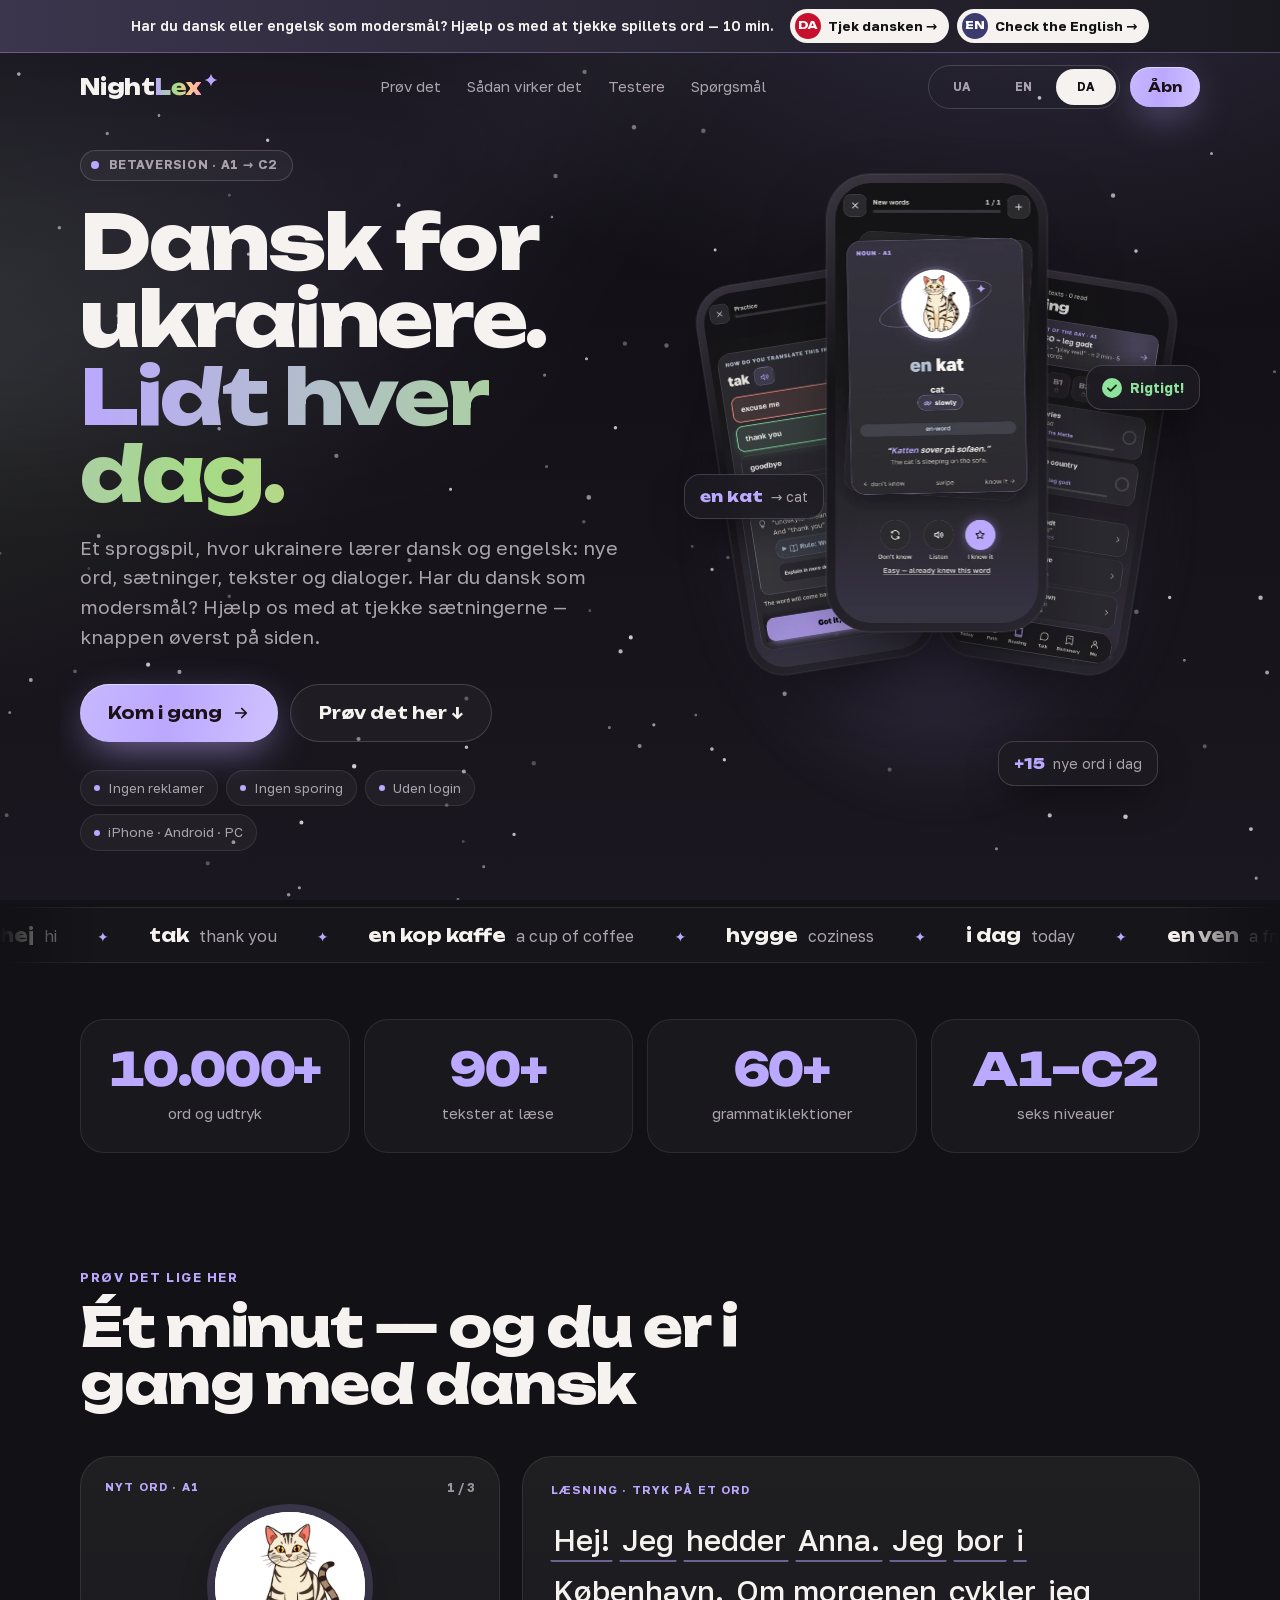
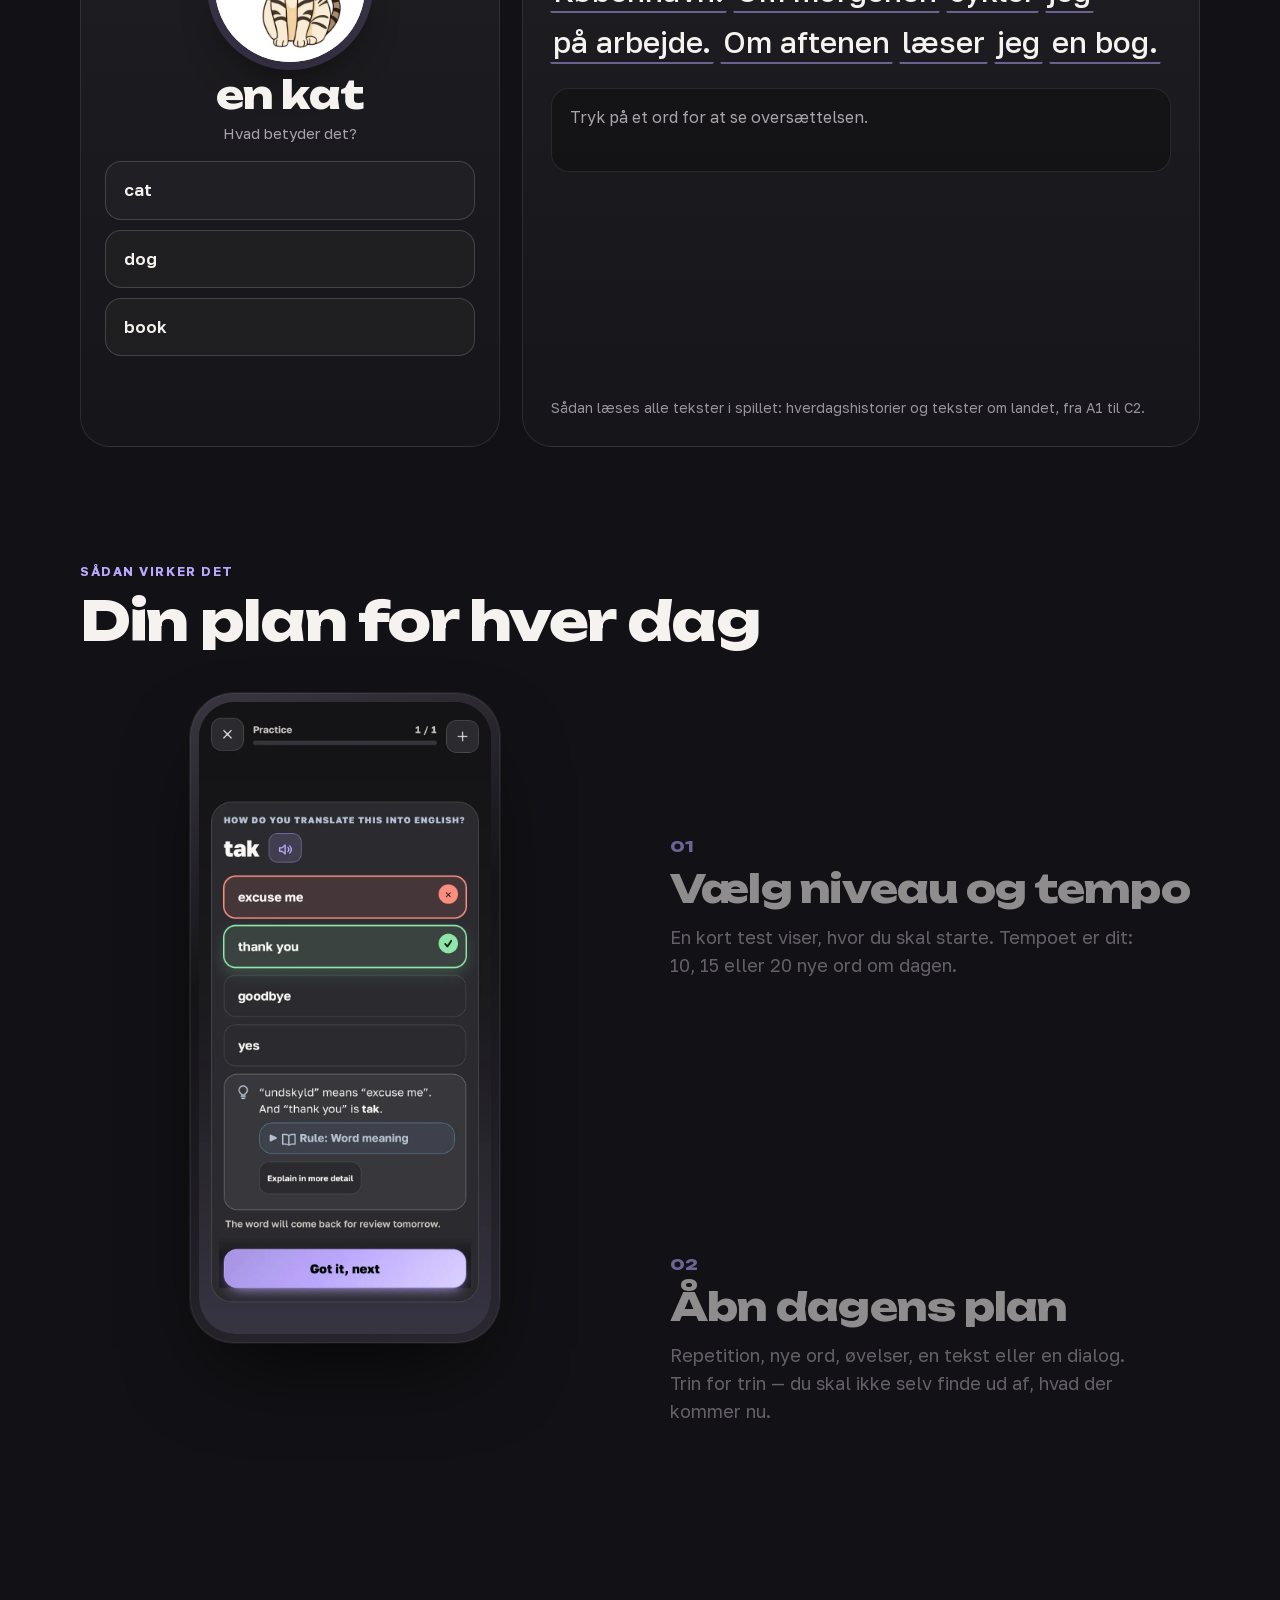
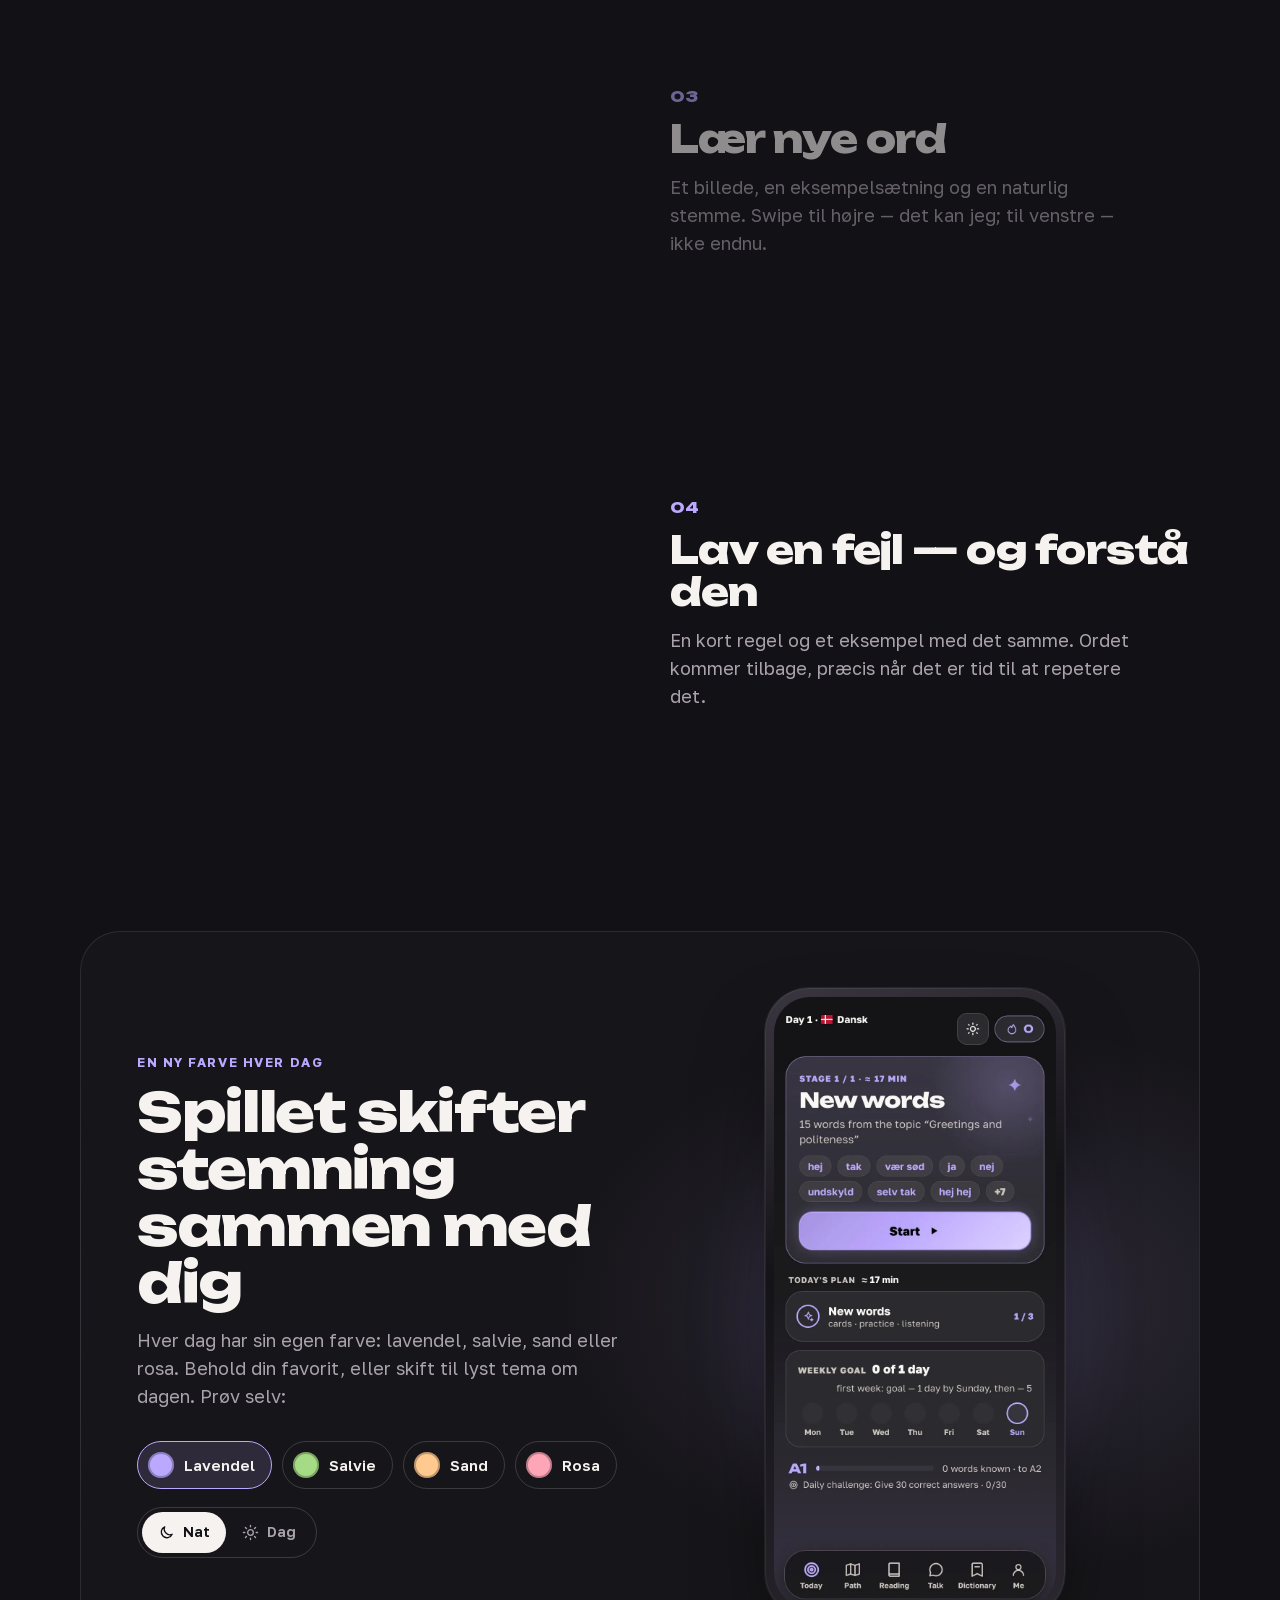
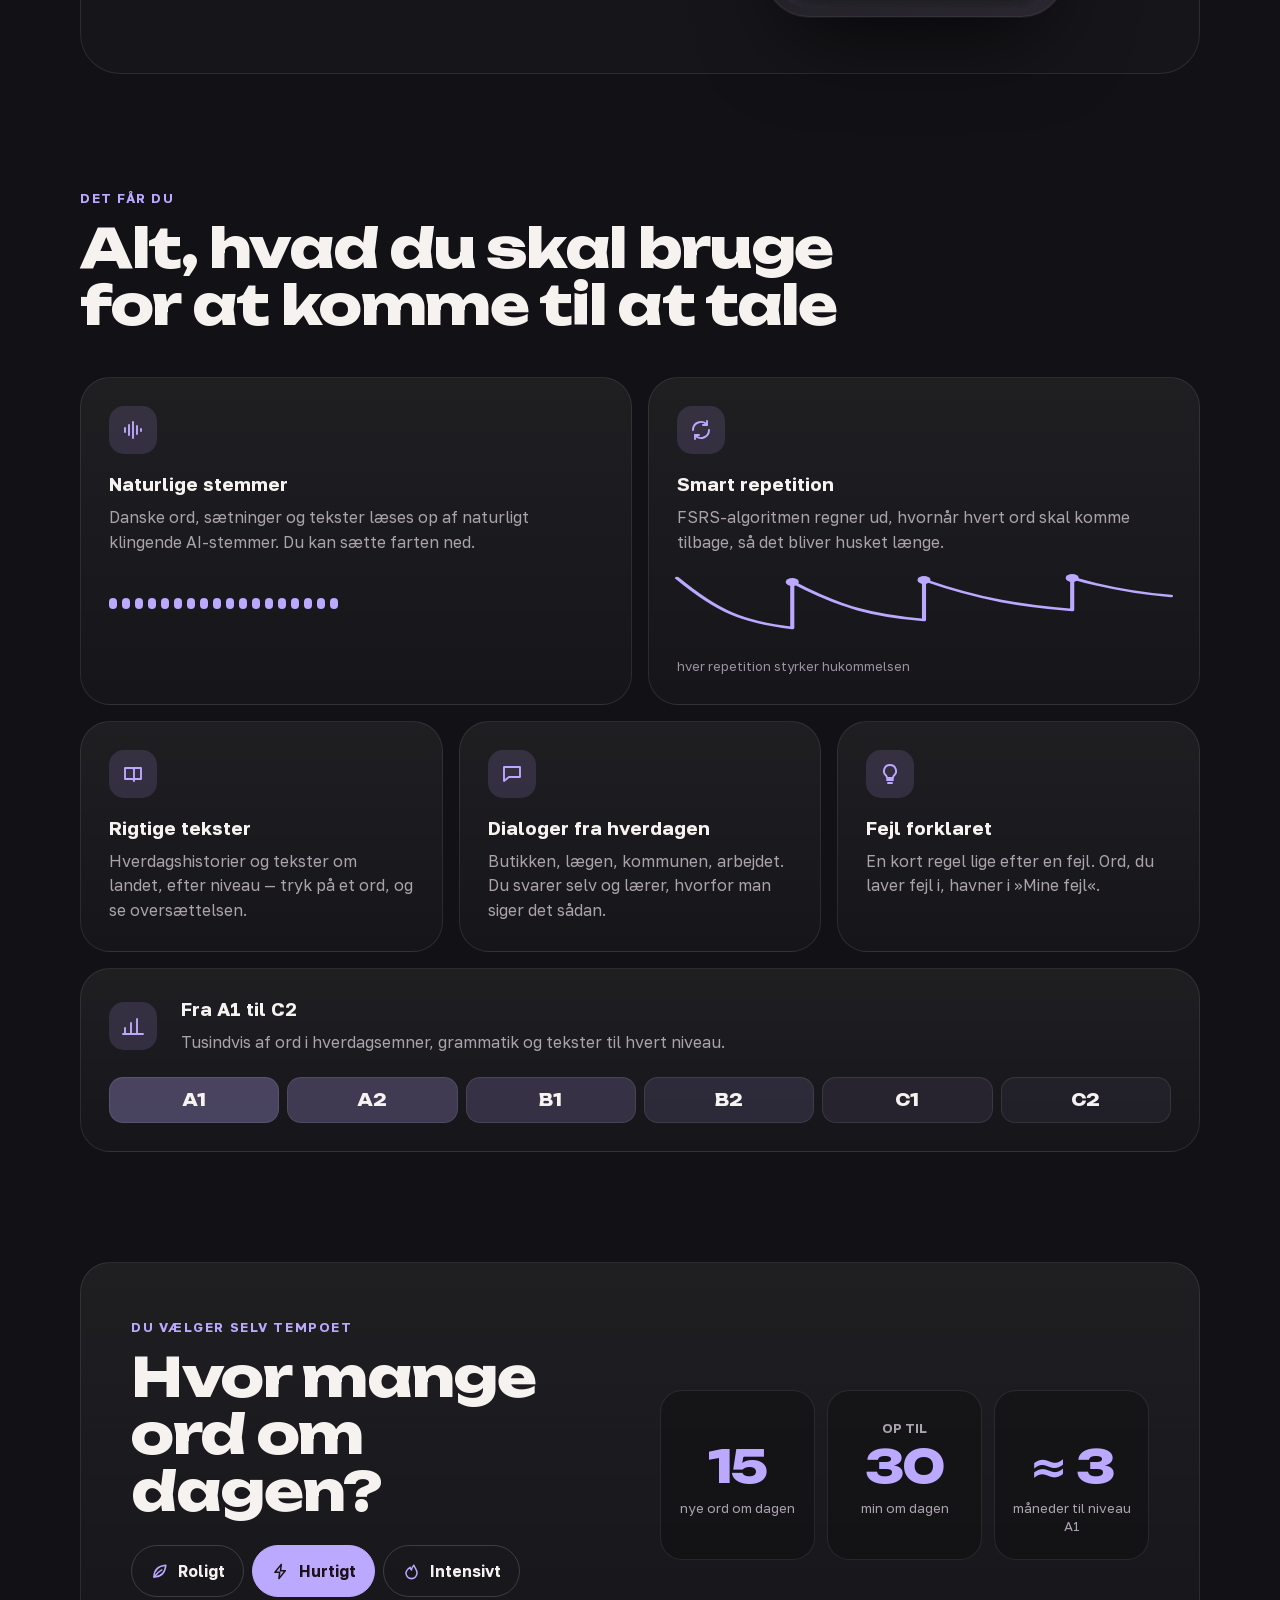
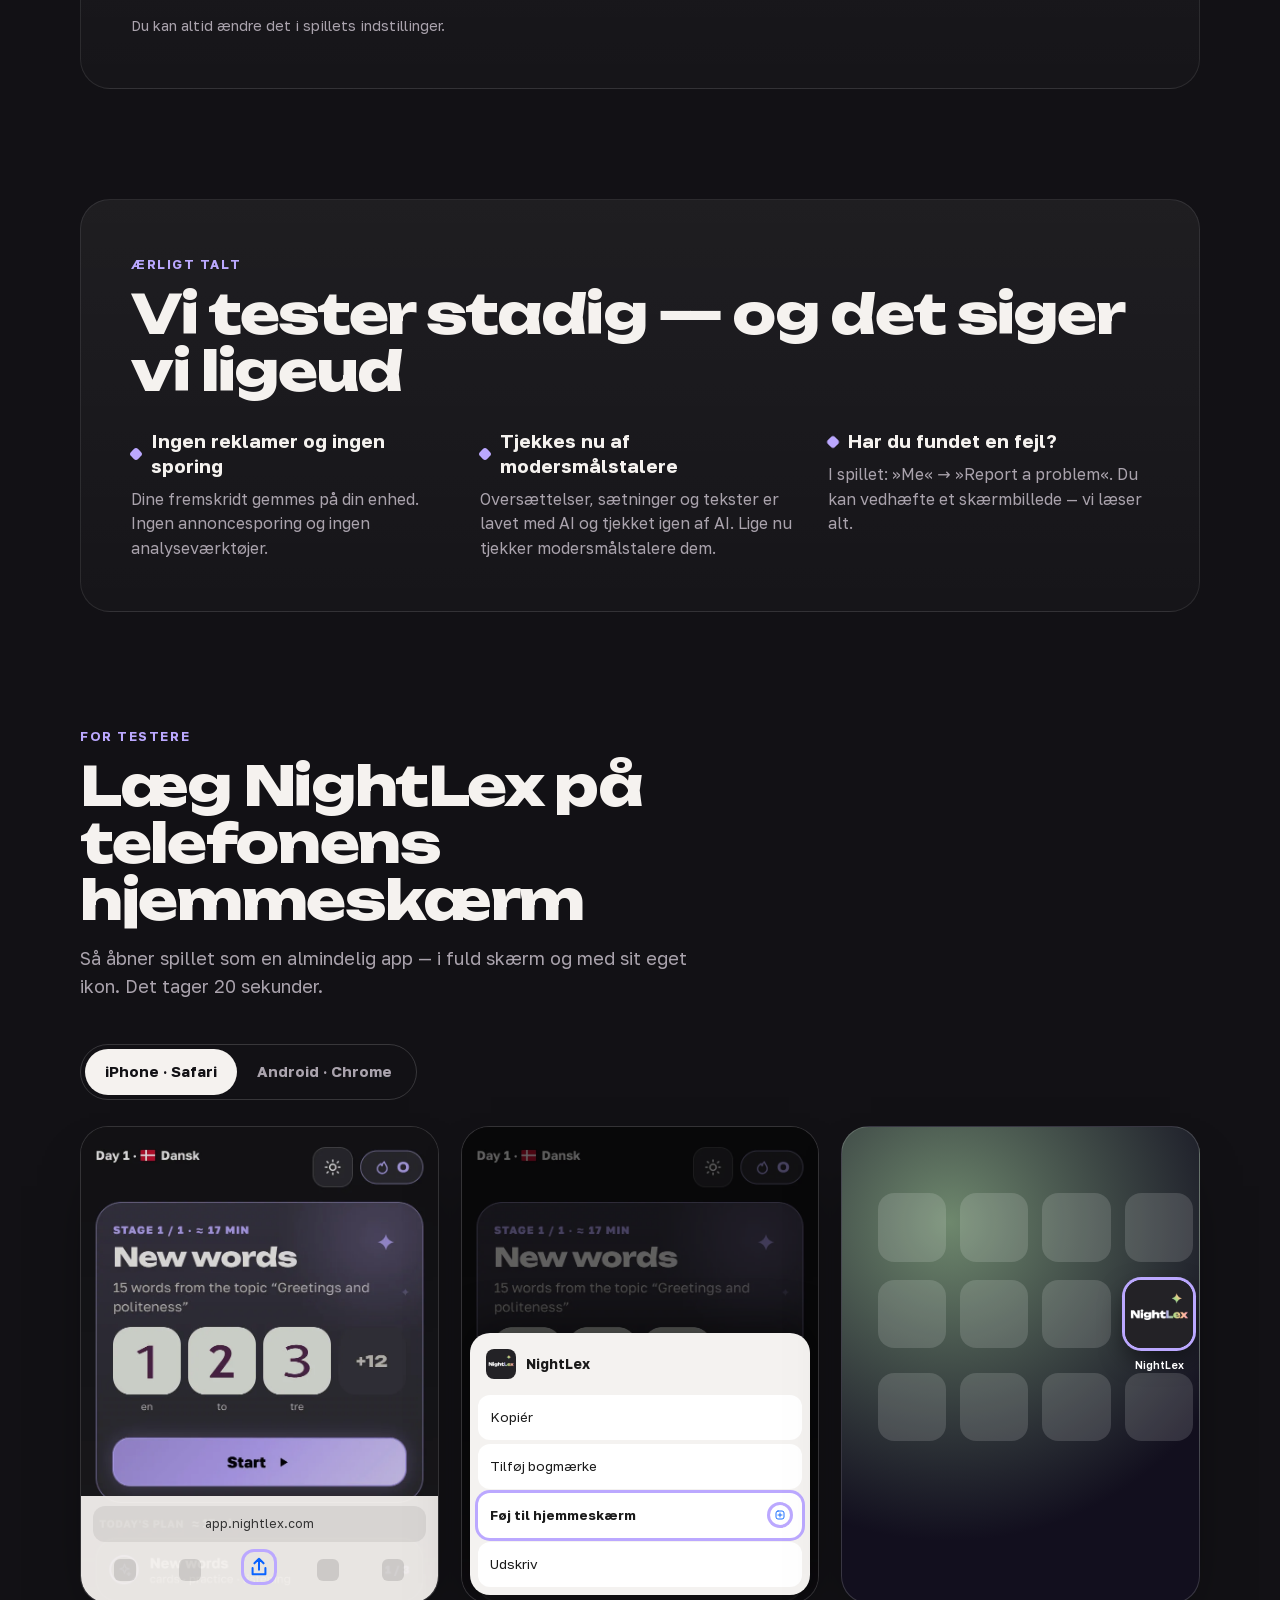
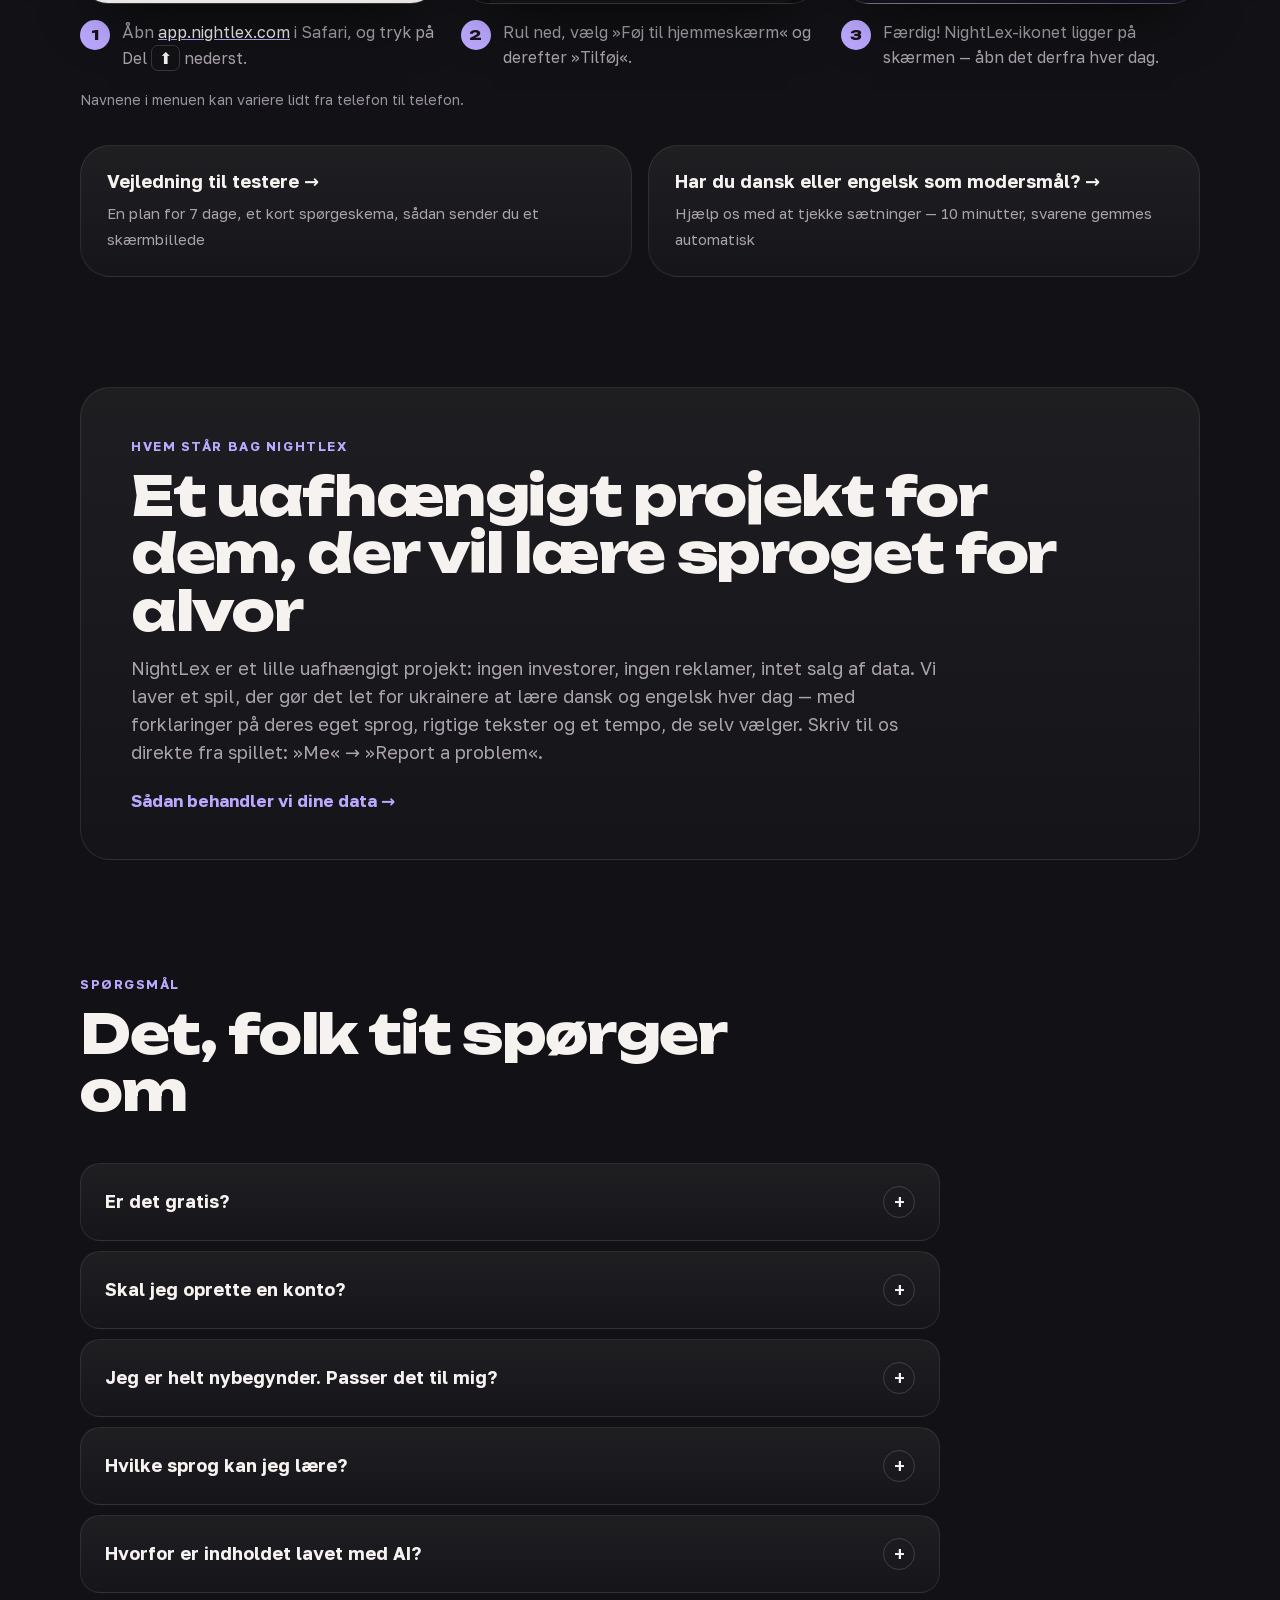
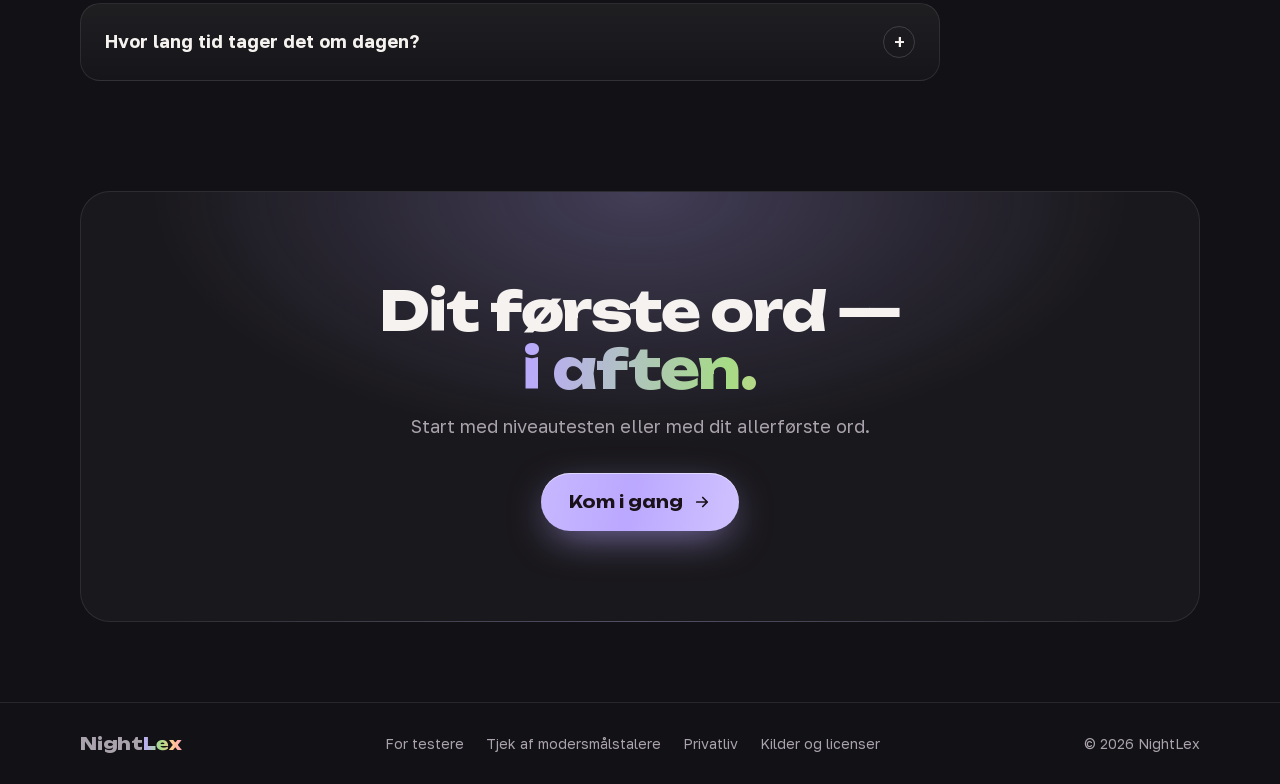
<file: da/index.html>
<!doctype html>
<html lang="da" data-accent="rose" data-lang="da"><head>
<meta charset="utf-8">
<meta name="viewport" content="width=device-width,initial-scale=1,viewport-fit=cover">
<meta http-equiv="Content-Security-Policy" content="default-src 'self'; img-src 'self' data:; style-src 'self' 'unsafe-inline'; font-src 'self'; script-src 'self'; connect-src 'none'; base-uri 'none'; form-action 'none'">
<title>NightLex — dansk for ukrainere, lidt hver dag</title>
<meta name="description" content="Et sprogspil, hvor ukrainere lærer dansk og engelsk fra A1 til C2. Har du dansk som modersmål? Hjælp os med at tjekke sætningerne.">
<meta name="theme-color" content="#121115">
<link rel="icon" href="/icon-192.png">
<link rel="apple-touch-icon" href="/icon-180.png">
<link rel="preload" href="/fonts/unbounded-cyrillic.woff2" as="font" type="font/woff2" crossorigin="">
<link rel="canonical" href="https://nightlex.com/da/">
<link rel="alternate" hreflang="uk" href="https://nightlex.com/">
<link rel="alternate" hreflang="en" href="https://nightlex.com/en/">
<link rel="alternate" hreflang="da" href="https://nightlex.com/da/">
<link rel="alternate" hreflang="x-default" href="https://nightlex.com/">
<meta property="og:type" content="website">
<meta property="og:url" content="https://nightlex.com/da/">
<meta property="og:site_name" content="NightLex">
<meta property="og:locale" content="da_DK">
<meta property="og:title" content="NightLex — dansk for ukrainere">
<meta property="og:description" content="Nye ord, sætninger, tekster og dialoger fra A1 til C2. Hjælp os med at tjekke dansken.">
<meta property="og:image" content="https://nightlex.com/img/og_da.jpg">
<meta property="og:image:width" content="1200">
<meta property="og:image:height" content="630">
<meta property="og:image:alt" content="NightLex — et sprogspil for ukrainere">
<meta name="twitter:card" content="summary_large_image">
<script type="application/ld+json">[{"@context":"https://schema.org","@type":"SoftwareApplication","name":"NightLex","url":"https://app.nightlex.com/","applicationCategory":"EducationalApplication","operatingSystem":"iOS, Android, Windows, macOS (браузер)","inLanguage":["da"],"description":"Et spil, hvor ukrainere lærer dansk og amerikansk engelsk fra A1 til C2: nye ord, sætninger, rigtige tekster, dialoger og smart repetition.","offers":{"@type":"Offer","price":"0","priceCurrency":"EUR"}},{"@context":"https://schema.org","@type":"FAQPage","mainEntity":[{"@type":"Question","name":"Er det gratis?","acceptedAnswer":{"@type":"Answer","text":"Ja — mens vi tester, er alt gratis og uden reklamer."}},{"@type":"Question","name":"Skal jeg oprette en konto?","acceptedAnswer":{"@type":"Answer","text":"Nej. Åbn spillet og lær — dine fremskridt gemmes på din enhed."}},{"@type":"Question","name":"Jeg er helt nybegynder. Passer det til mig?","acceptedAnswer":{"@type":"Answer","text":"Ja. Vælg »helt nybegynder«, og start fra det allerførste ord. Kan du allerede noget, tæller niveautesten de ord, du kender."}},{"@type":"Question","name":"Hvilke sprog kan jeg lære?","acceptedAnswer":{"@type":"Answer","text":"Dansk og amerikansk engelsk med ukrainsk brugerflade. Dansk kan også læres med engelsk brugerflade."}},{"@type":"Question","name":"Hvorfor er indholdet lavet med AI?","acceptedAnswer":{"@type":"Answer","text":"Sådan kunne vi lave tusindvis af ord, sætninger og tekster til alle niveauer. Alt er tjekket igen af AI, og nu tjekker modersmålstalere det linje for linje — vi retter hver fejl."}},{"@type":"Question","name":"Hvor lang tid tager det om dagen?","acceptedAnswer":{"@type":"Answer","text":"Op til 20 minutter i tempoet »Roligt«, op til 30 i »Hurtigt« og op til en time i »Intensivt«. Du kan altid skifte tempo."}}]}]</script>
<link rel="stylesheet" href="/landing.css">
</head>
<body>
<div class="sky" aria-hidden="true"><svg id="stars" width="100%" height="100%"></svg><div class="aurora"></div></div>

<div class="nstrip" role="region" aria-label="For modersmålstalere">
 <div class="wrap ns-in">
  <span class="ns-t" data-t="ns_t">Har du dansk eller engelsk som modersmål? Hjælp os med at tjekke spillets ord — 10 min.</span>
  <span class="ns-bs"><a class="ns-b" href="https://app.nightlex.com/check.html?lang=da" lang="da"><b>DA</b>Tjek dansken →</a><a class="ns-b en" href="https://app.nightlex.com/check.html?lang=en" lang="en"><b>EN</b>Check the English →</a></span>
 </div>
</div>

<header class="nav" id="nav">
 <div class="wrap nav-in">
  <a class="logo" href="/" aria-label="NightLex"><span>Night</span><span class="lx">Lex</span><svg viewBox="-10 -10 20 20" aria-hidden="true"><path d="M0 -9Q1.62 -1.62 9 0Q1.62 1.62 0 9Q-1.62 1.62 -9 0Q-1.62 -1.62 0 -9Z"></path></svg></a>
  <nav class="links" aria-label="Afsnit"><a href="#try" data-t="n1">Prøv det</a><a href="#how" data-t="n2">Sådan virker det</a><a href="#testers" data-t="n3">Testere</a><a href="#faq" data-t="n4">Spørgsmål</a></nav>
  <div class="nav-r">
   <div class="lang" role="group" aria-label="Sidens sprog"><button data-set="uk" aria-pressed="false">UA</button><button data-set="en" aria-pressed="false">EN</button><button data-set="da" aria-pressed="true">DA</button></div>
   <a class="btn sm main" href="https://app.nightlex.com/" data-t="open">Åbn</a>
  </div>
 </div>
</header>

<main>
 <section class="hero wrap">
  <div class="hero-txt">
   <span class="kick"><i></i><span data-t="kick">Betaversion · A1 → C2</span></span>
   <h1 data-t="h1" data-html="">Dansk for ukrainere.<br><span class="grad">Lidt hver dag.</span></h1>
   <p class="lead" data-t="lead">Et sprogspil, hvor ukrainere lærer dansk og engelsk: nye ord, sætninger, tekster og dialoger. Har du dansk som modersmål? Hjælp os med at tjekke sætningerne — knappen øverst på siden.</p>
   <div class="ctas">
    <a class="btn main big" href="https://app.nightlex.com/"><span data-t="start">Kom i gang</span><svg viewBox="0 0 24 24" aria-hidden="true"><path d="M5 12h14M13 6l6 6-6 6"></path></svg></a>
    <a class="btn ghost big" href="#try" data-t="tryit">Prøv det her ↓</a>
   </div>
   <ul class="pills" aria-label="Kort fortalt">
    <li data-t="pl1">Ingen reklamer</li><li data-t="pl2">Ingen sporing</li><li data-t="pl3">Uden login</li><li data-t="pl4">iPhone · Android · PC</li>
   </ul>
  </div>
  <div class="stage" id="stage" aria-hidden="true">
   <div class="glow"></div>
   <div class="ph ph-l"><img src="/img/exercise_rose.webp" data-ps="exercise" alt="" width="390" height="844"></div>
   <div class="ph ph-r"><img src="/img/read_rose.webp" data-ps="read" alt="" width="390" height="844"></div>
   <div class="ph ph-c"><img src="/img/card_pic_rose.webp" data-ps="card_pic" alt="" width="390" height="844"></div>
   <div class="chip c1"><b>en kat</b><span data-t="ch1">→ cat</span></div>
   <div class="chip c2"><svg viewBox="0 0 24 24"><path d="M5 12.5l4.5 4.5L19 7.5"></path></svg><span data-t="ch2">Rigtigt!</span></div>
   <div class="chip c3"><b>+15</b><span data-t="ch3">nye ord i dag</span></div>
  </div>
 </section>

 <div class="ticker" aria-hidden="true"><div class="tk-track" id="ticker"></div></div>

 <section class="wrap stats" aria-label="NightLex i tal">
  <div class="stat reveal"><b data-count="10000" data-suf="+">10 000+</b><span data-t="st1">ord og udtryk</span></div>
  <div class="stat reveal"><b data-count="90" data-suf="+">90+</b><span data-t="st2">tekster at læse</span></div>
  <div class="stat reveal"><b data-count="60" data-suf="+">60+</b><span data-t="st3">grammatiklektioner</span></div>
  <div class="stat reveal"><b>A1–C2</b><span data-t="st4">seks niveauer</span></div>
 </section>

 <section class="wrap sec" id="try">
  <div class="sec-head reveal"><span class="eyebrow" data-t="e_try">Prøv det lige her</span><h2 data-t="h_try">Ét minut — og du er i gang med dansk</h2></div>
  <div class="try reveal">
   <div class="quiz" id="quiz">
    <div class="q-top"><span class="tag" data-t="q_tag">Nyt ord · A1</span><span class="q-n" id="qN">1 / 3</span></div>
    <div class="q-pic"><img id="qPic" src="/img/cat.webp" alt="" width="384" height="384"></div>
    <div class="q-word" id="qWord" lang="da">en kat</div>
    <p class="q-ask" data-t="q_ask">Hvad betyder det?</p>
    <div class="q-opts" id="qOpts"></div>
    <div class="q-fb" id="qFb" aria-live="polite"></div>
   </div>
   <div class="reader">
    <span class="tag" data-t="r_tag">Læsning · tryk på et ord</span>
    <p class="rd-text" id="rdText" lang="da"></p>
    <div class="rd-tip" id="rdTip" aria-live="polite"><span data-t="r_hint">Tryk på et ord for at se oversættelsen.</span></div>
    <p class="rd-note" data-t="r_note">Sådan læses alle tekster i spillet: hverdagshistorier og tekster om landet, fra A1 til C2.</p>
   </div>
  </div>
 </section>

 <section class="wrap sec" id="how">
  <div class="sec-head reveal"><span class="eyebrow" data-t="e_how">Sådan virker det</span><h2 data-t="h_how">Din plan for hver dag</h2></div>
  <div class="story">
   <div class="story-ph"><div class="ph sticky"><img id="storyShot" src="/img/pace_rose.webp" alt="" width="390" height="844"></div></div>
   <ol class="steps">
    <li class="step" data-shot="pace"><span class="num">01</span><h3 data-t="s1">Vælg niveau og tempo</h3><p data-t="s1p">En kort test viser, hvor du skal starte. Tempoet er dit: 10, 15 eller 20 nye ord om dagen.</p></li>
    <li class="step" data-shot="home"><span class="num">02</span><h3 data-t="s2">Åbn dagens plan</h3><p data-t="s2p">Repetition, nye ord, øvelser, en tekst eller en dialog. Trin for trin — du skal ikke selv finde ud af, hvad der kommer nu.</p></li>
    <li class="step" data-shot="card_pic"><span class="num">03</span><h3 data-t="s3">Lær nye ord</h3><p data-t="s3p">Et billede, en eksempelsætning og en naturlig stemme. Swipe til højre — det kan jeg; til venstre — ikke endnu.</p></li>
    <li class="step" data-shot="exercise"><span class="num">04</span><h3 data-t="s4">Lav en fejl — og forstå den</h3><p data-t="s4p">En kort regel og et eksempel med det samme. Ordet kommer tilbage, præcis når det er tid til at repetere det.</p></li>
   </ol>
  </div>
  <div class="m-strip" aria-hidden="true"><img src="/img/pace_rose.webp" data-ps="pace" alt="" loading="lazy" width="390" height="844"><img src="/img/home_rose.webp" data-ps="home" alt="" loading="lazy" width="390" height="844"><img src="/img/card_pic_rose.webp" data-ps="card_pic" alt="" loading="lazy" width="390" height="844"><img src="/img/exercise_rose.webp" data-ps="exercise" alt="" loading="lazy" width="390" height="844"></div>
 </section>

 <section class="wrap sec" id="colors">
  <div class="colors reveal">
   <div class="col-txt">
    <span class="eyebrow" data-t="e_col">En ny farve hver dag</span>
    <h2 data-t="h_col">Spillet skifter stemning sammen med dig</h2>
    <p class="sub" data-t="sub_col">Hver dag har sin egen farve: lavendel, salvie, sand eller rosa. Behold din favorit, eller skift til lyst tema om dagen. Prøv selv:</p>
    <div class="swatches" role="radiogroup" aria-label="Farve">
     <button class="sw" data-pal="lavender" role="radio" aria-checked="false"><i></i><span data-t="pal1">Lavendel</span></button>
     <button class="sw" data-pal="sage" role="radio" aria-checked="false"><i></i><span data-t="pal2">Salvie</span></button>
     <button class="sw" data-pal="sand" role="radio" aria-checked="false"><i></i><span data-t="pal3">Sand</span></button>
     <button class="sw" data-pal="rose" role="radio" aria-checked="true"><i></i><span data-t="pal4">Rosa</span></button>
    </div>
    <div class="daynight" role="group" aria-label="Tema"><button data-mode="dark" aria-pressed="true"><svg viewBox="0 0 24 24"><path d="M20 14.5A8 8 0 0 1 9.5 4a8 8 0 1 0 10.5 10.5z"></path></svg><span data-t="m_dark">Nat</span></button><button data-mode="light" aria-pressed="false"><svg viewBox="0 0 24 24"><circle cx="12" cy="12" r="4"></circle><path d="M12 2v2M12 20v2M4.9 4.9l1.4 1.4M17.7 17.7l1.4 1.4M2 12h2M20 12h2M4.9 19.1l1.4-1.4M17.7 6.3l1.4-1.4"></path></svg><span data-t="m_light">Dag</span></button></div>
   </div>
   <div class="col-ph"><div class="glow"></div><div class="ph"><img id="palShot" src="/img/pal_rose.webp" alt="" width="390" height="844"></div></div>
  </div>
 </section>

 <section class="wrap sec">
  <div class="sec-head reveal"><span class="eyebrow" data-t="e_feat">Det får du</span><h2 data-t="h_feat">Alt, hvad du skal bruge for at komme til at tale</h2></div>
  <div class="bento">
   <div class="tile t-voice reveal"><div class="ic"><svg viewBox="0 0 24 24"><path d="M4 10v4M8 7v10M12 4v16M16 8v8M20 11v2"></path></svg></div><h3 data-t="f1">Naturlige stemmer</h3><p data-t="f1p">Danske ord, sætninger og tekster læses op af naturligt klingende AI-stemmer. Du kan sætte farten ned.</p><div class="wave" aria-hidden="true"><i></i><i></i><i></i><i></i><i></i><i></i><i></i><i></i><i></i><i></i><i></i><i></i><i></i><i></i><i></i><i></i><i></i><i></i></div></div>
   <div class="tile t-fsrs reveal"><div class="ic"><svg viewBox="0 0 24 24"><path d="M4 12a8 8 0 0 1 14-5.3M20 12a8 8 0 0 1-14 5.3"></path><path d="M18 3v4h-4M6 21v-4h4"></path></svg></div><h3 data-t="f2">Smart repetition</h3><p data-t="f2p">FSRS-algoritmen regner ud, hvornår hvert ord skal komme tilbage, så det bliver husket længe.</p><div class="curve" aria-hidden="true"><svg viewBox="0 0 300 70" preserveAspectRatio="none"><path class="cv" d="M0 6 C25 40 40 50 70 56 L70 10 C100 36 120 44 150 48 L150 8 C185 28 210 34 240 38 L240 6 C265 18 285 22 300 24"></path><circle cx="70" cy="10" r="4"></circle><circle cx="150" cy="8" r="4"></circle><circle cx="240" cy="6" r="4"></circle></svg><small data-t="f2c">hver repetition styrker hukommelsen</small></div></div>
   <div class="tile t-read reveal"><div class="ic"><svg viewBox="0 0 24 24"><path d="M4 6h7a2 2 0 0 1 2 2v11a2 2 0 0 0-2-2H4zM20 6h-7v11h7z"></path></svg></div><h3 data-t="f3">Rigtige tekster</h3><p data-t="f3p">Hverdagshistorier og tekster om landet, efter niveau — tryk på et ord, og se oversættelsen.</p></div>
   <div class="tile t-dlg reveal"><div class="ic"><svg viewBox="0 0 24 24"><path d="M4 5h16v10H9l-5 4z"></path></svg></div><h3 data-t="f4">Dialoger fra hverdagen</h3><p data-t="f4p">Butikken, lægen, kommunen, arbejdet. Du svarer selv og lærer, hvorfor man siger det sådan.</p></div>
   <div class="tile t-mist reveal"><div class="ic"><svg viewBox="0 0 24 24"><path d="M9 18h6M10 21h4M12 3a6 6 0 0 0-4 10.5c.6.6 1 1.4 1 2.5h6c0-1.1.4-1.9 1-2.5A6 6 0 0 0 12 3z"></path></svg></div><h3 data-t="f5">Fejl forklaret</h3><p data-t="f5p">En kort regel lige efter en fejl. Ord, du laver fejl i, havner i »Mine fejl«.</p></div>
   <div class="tile t-lv reveal"><div class="ic"><svg viewBox="0 0 24 24"><path d="M4 20V14M10 20V9M16 20V5M22 20H2"></path></svg></div><h3 data-t="f6">Fra A1 til C2</h3><p data-t="f6p">Tusindvis af ord i hverdagsemner, grammatik og tekster til hvert niveau.</p><div class="lvls" aria-hidden="true"><b>A1</b><b>A2</b><b>B1</b><b>B2</b><b>C1</b><b>C2</b></div></div>
  </div>
 </section>

 <section class="wrap sec" id="pace">
  <div class="pace-box reveal">
   <div>
    <span class="eyebrow" data-t="e_pace">Du vælger selv tempoet</span>
    <h2 data-t="h_pace">Hvor mange ord om dagen?</h2>
    <div class="seg" role="radiogroup" aria-label="Tempo">
     <button data-n="10" role="radio" aria-checked="false"><svg viewBox="0 0 24 24"><path d="M5 19c0-8 5-14 15-15-1 10-7 15-15 15z"></path><path d="M5 19c3-4 6-7 10-9"></path></svg><span data-t="p1">Roligt</span></button>
     <button data-n="15" role="radio" aria-checked="true"><svg viewBox="0 0 24 24"><path d="M13 3L5 13h6l-1 8 8-10h-6z"></path></svg><span data-t="p2">Hurtigt</span></button>
     <button data-n="20" role="radio" aria-checked="false"><svg viewBox="0 0 24 24"><path d="M12 21a7 7 0 0 0 7-7c0-4-3-6.5-4-10-2 2-3 3.5-3 6-1-1-1.5-2-1.7-3.3C7.5 8.6 5 11 5 14a7 7 0 0 0 7 7z"></path></svg><span data-t="p3">Intensivt</span></button>
    </div>
    <p class="sub small" data-t="pace_note">Du kan altid ændre det i spillets indstillinger.</p>
   </div>
   <div class="pace-out" aria-live="polite">
    <div class="po"><b id="pN">15</b><span data-t="po1">nye ord om dagen</span></div>
    <div class="po"><b id="pT"><i>до</i>30</b><span data-t="po2">min om dagen</span></div>
    <div class="po"><b id="pM">≈ 3</b><span data-t="po3">måneder til niveau A1</span></div>
   </div>
  </div>
 </section>

 <section class="wrap sec">
  <div class="honest reveal">
   <span class="eyebrow" data-t="e_hon">Ærligt talt</span>
   <h2 data-t="h_hon">Vi tester stadig — og det siger vi ligeud</h2>
   <div class="hon-grid">
    <div><h3 data-t="h1c">Ingen reklamer og ingen sporing</h3><p data-t="h1cp">Dine fremskridt gemmes på din enhed. Ingen annoncesporing og ingen analyseværktøjer.</p></div>
    <div><h3 data-t="h2c">Tjekkes nu af modersmålstalere</h3><p data-t="h2cp">Oversættelser, sætninger og tekster er lavet med AI og tjekket igen af AI. Lige nu tjekker modersmålstalere dem.</p></div>
    <div><h3 data-t="h3c">Har du fundet en fejl?</h3><p data-t="h3cp">I spillet: »Me« → »Report a problem«. Du kan vedhæfte et skærmbillede — vi læser alt.</p></div>
   </div>
  </div>
 </section>

 <section class="wrap sec" id="testers">
  <div class="sec-head reveal"><span class="eyebrow" data-t="e_tst">For testere</span><h2 data-t="h_tst">Læg NightLex på telefonens hjemmeskærm</h2><p class="sub" data-t="sub_tst">Så åbner spillet som en almindelig app — i fuld skærm og med sit eget ikon. Det tager 20 sekunder.</p></div>
  <div class="os-tabs reveal" role="tablist">
   <button role="tab" id="tab-ios" aria-selected="true" aria-controls="pane-ios">iPhone · Safari</button>
   <button role="tab" id="tab-and" aria-selected="false" aria-controls="pane-and">Android · Chrome</button>
  </div>
  <div class="os-pane" id="pane-ios" role="tabpanel" aria-labelledby="tab-ios">
   <div class="inst">
    <figure><div class="mini">
      <div class="m-body m-app"><img src="/img/home_rose.webp" data-ps="home" alt=""></div>
      <div class="m-tool"><span class="m-url">app.nightlex.com</span><div class="m-icons"><i></i><i></i><i class="hl"><svg viewBox="0 0 24 24"><path d="M12 3v12M7 8l5-5 5 5M5 13v7h14v-7"></path></svg></i><i></i><i></i></div></div>
     </div><figcaption><b>1</b><span data-t="i1" data-html="">Åbn <u>app.nightlex.com</u> i Safari, og tryk på Del <span class="kbd">⬆︎</span> nederst.</span></figcaption></figure>
    <figure><div class="mini">
      <div class="m-body m-app m-dim"><img src="/img/home_rose.webp" data-ps="home" alt=""></div>
      <div class="m-sheet"><div class="ms-head"><img src="/icon-180.png" alt=""><span>NightLex</span></div><div class="ms-row"><span data-t="ms1">Kopiér</span></div><div class="ms-row"><span data-t="ms2">Tilføj bogmærke</span></div><div class="ms-row hl"><span data-t="ms3">Føj til hjemmeskærm</span><svg viewBox="0 0 24 24"><rect x="4" y="4" width="16" height="16" rx="4"></rect><path d="M12 8v8M8 12h8"></path></svg></div><div class="ms-row"><span data-t="ms4">Udskriv</span></div></div>
     </div><figcaption><b>2</b><span data-t="i2">Rul ned, vælg »Føj til hjemmeskærm« og derefter »Tilføj«.</span></figcaption></figure>
    <figure><div class="mini m-home">
      <div class="hs"><i></i><i></i><i></i><i></i><i></i><i></i><i></i><i class="nx"><img src="/icon-180.png" alt=""><span>NightLex</span></i><i></i><i></i><i></i><i></i></div>
     </div><figcaption><b>3</b><span data-t="i3">Færdig! NightLex-ikonet ligger på skærmen — åbn det derfra hver dag.</span></figcaption></figure>
   </div>
  </div>
  <div class="os-pane" id="pane-and" role="tabpanel" aria-labelledby="tab-and" hidden="">
   <div class="inst">
    <figure><div class="mini">
      <div class="m-chrome"><span class="m-url">app.nightlex.com</span><i class="hl dots"><svg viewBox="0 0 24 24"><circle cx="12" cy="5" r="1.8"></circle><circle cx="12" cy="12" r="1.8"></circle><circle cx="12" cy="19" r="1.8"></circle></svg></i></div>
      <div class="m-body m-app"><img src="/img/home_rose.webp" data-ps="home" alt=""></div>
     </div><figcaption><b>1</b><span data-t="a1" data-html="">Åbn <u>app.nightlex.com</u> i Chrome, og tryk på menuen <span class="kbd">⋮</span> øverst til højre.</span></figcaption></figure>
    <figure><div class="mini">
      <div class="m-chrome"><span class="m-url">app.nightlex.com</span><i class="dots"><svg viewBox="0 0 24 24"><circle cx="12" cy="5" r="1.8"></circle><circle cx="12" cy="12" r="1.8"></circle><circle cx="12" cy="19" r="1.8"></circle></svg></i></div>
      <div class="m-body m-app m-dim"><img src="/img/home_rose.webp" data-ps="home" alt=""></div>
      <div class="m-menu"><div class="ms-row"><span data-t="am1">Ny fane</span></div><div class="ms-row"><span data-t="am2">Historik</span></div><div class="ms-row hl"><span data-t="am3">Føj til startskærm</span></div><div class="ms-row"><span data-t="am4">Indstillinger</span></div></div>
     </div><figcaption><b>2</b><span data-t="a2">Vælg »Føj til startskærm« (eller »Installer app«) og derefter »Tilføj«.</span></figcaption></figure>
    <figure><div class="mini m-home">
      <div class="hs"><i></i><i></i><i></i><i></i><i></i><i></i><i></i><i class="nx"><img src="/icon-180.png" alt=""><span>NightLex</span></i><i></i><i></i><i></i><i></i></div>
     </div><figcaption><b>3</b><span data-t="a3">Færdig! Åbn NightLex fra startskærmen.</span></figcaption></figure>
   </div>
  </div>
  <p class="note-c" data-t="inst_note">Navnene i menuen kan variere lidt fra telefon til telefon.</p>
  <div class="tst-links reveal">
   <a class="tl" href="https://app.nightlex.com/test.html"><b data-t="tl1">Vejledning til testere →</b><span data-t="tl1p">En plan for 7 dage, et kort spørgeskema, sådan sender du et skærmbillede</span></a>
   <a class="tl" href="https://app.nightlex.com/check.html"><b data-t="tl2">Har du dansk eller engelsk som modersmål? →</b><span data-t="tl2p">Hjælp os med at tjekke sætninger — 10 minutter, svarene gemmes automatisk</span></a>
  </div>
 </section>

 <section class="wrap sec" id="about">
  <div class="about reveal">
   <span class="eyebrow" data-t="e_ab">Hvem står bag NightLex</span>
   <h2 data-t="h_ab">Et uafhængigt projekt for dem, der vil lære sproget for alvor</h2>
   <p class="sub" data-t="p_ab">NightLex er et lille uafhængigt projekt: ingen investorer, ingen reklamer, intet salg af data. Vi laver et spil, der gør det let for ukrainere at lære dansk og engelsk hver dag — med forklaringer på deres eget sprog, rigtige tekster og et tempo, de selv vælger. Skriv til os direkte fra spillet: »Me« → »Report a problem«.</p>
   <a class="ab-link" href="/da/privacy.html" data-t="ab_priv">Sådan behandler vi dine data →</a>
  </div>
 </section>

 <section class="wrap sec" id="faq">
  <div class="sec-head reveal"><span class="eyebrow" data-t="e_faq">Spørgsmål</span><h2 data-t="h_faq">Det, folk tit spørger om</h2></div>
  <div class="faq reveal">
   <details><summary data-t="q1">Er det gratis?</summary><p data-t="a1x">Ja — mens vi tester, er alt gratis og uden reklamer.</p></details>
   <details><summary data-t="q2">Skal jeg oprette en konto?</summary><p data-t="a2x">Nej. Åbn spillet og lær — dine fremskridt gemmes på din enhed.</p></details>
   <details><summary data-t="q3">Jeg er helt nybegynder. Passer det til mig?</summary><p data-t="a3x">Ja. Vælg »helt nybegynder«, og start fra det allerførste ord. Kan du allerede noget, tæller niveautesten de ord, du kender.</p></details>
   <details><summary data-t="q4">Hvilke sprog kan jeg lære?</summary><p data-t="a4x">Dansk og amerikansk engelsk med ukrainsk brugerflade. Dansk kan også læres med engelsk brugerflade.</p></details>
   <details><summary data-t="q5">Hvorfor er indholdet lavet med AI?</summary><p data-t="a5x">Sådan kunne vi lave tusindvis af ord, sætninger og tekster til alle niveauer. Alt er tjekket igen af AI, og nu tjekker modersmålstalere det linje for linje — vi retter hver fejl.</p></details>
   <details><summary data-t="q6">Hvor lang tid tager det om dagen?</summary><p data-t="a6x">Op til 20 minutter i tempoet »Roligt«, op til 30 i »Hurtigt« og op til en time i »Intensivt«. Du kan altid skifte tempo.</p></details>
  </div>
 </section>

 <section class="wrap">
  <div class="final reveal">
   <h2 data-t="h_final" data-html="">Dit første ord —<br><span class="grad">i aften.</span></h2>
   <p class="sub" data-t="sub_final">Start med niveautesten eller med dit allerførste ord.</p>
   <a class="btn main big" href="https://app.nightlex.com/"><span data-t="start">Kom i gang</span><svg viewBox="0 0 24 24" aria-hidden="true"><path d="M5 12h14M13 6l6 6-6 6"></path></svg></a>
  </div>
 </section>
</main>

<footer>
 <div class="wrap foot">
  <a class="logo sm" href="/" aria-label="NightLex"><span>Night</span><span class="lx">Lex</span></a>
  <nav><a href="https://app.nightlex.com/test.html" data-t="ft1">For testere</a><a href="https://app.nightlex.com/check.html" data-t="ft2">Tjek af modersmålstalere</a><a href="/da/privacy.html" data-t="ft4">Privatliv</a><a href="/da/credits.html" data-t="ft3">Kilder og licenser</a></nav>
  <span class="copy">© 2026 NightLex</span>
 </div>
</footer>
<a class="m-cta btn main" id="mCta" href="https://app.nightlex.com/"><span data-t="start">Kom i gang</span><svg viewBox="0 0 24 24" aria-hidden="true"><path d="M5 12h14M13 6l6 6-6 6"></path></svg></a>
<script src="/landing.js"></script>


</body></html>
</file>
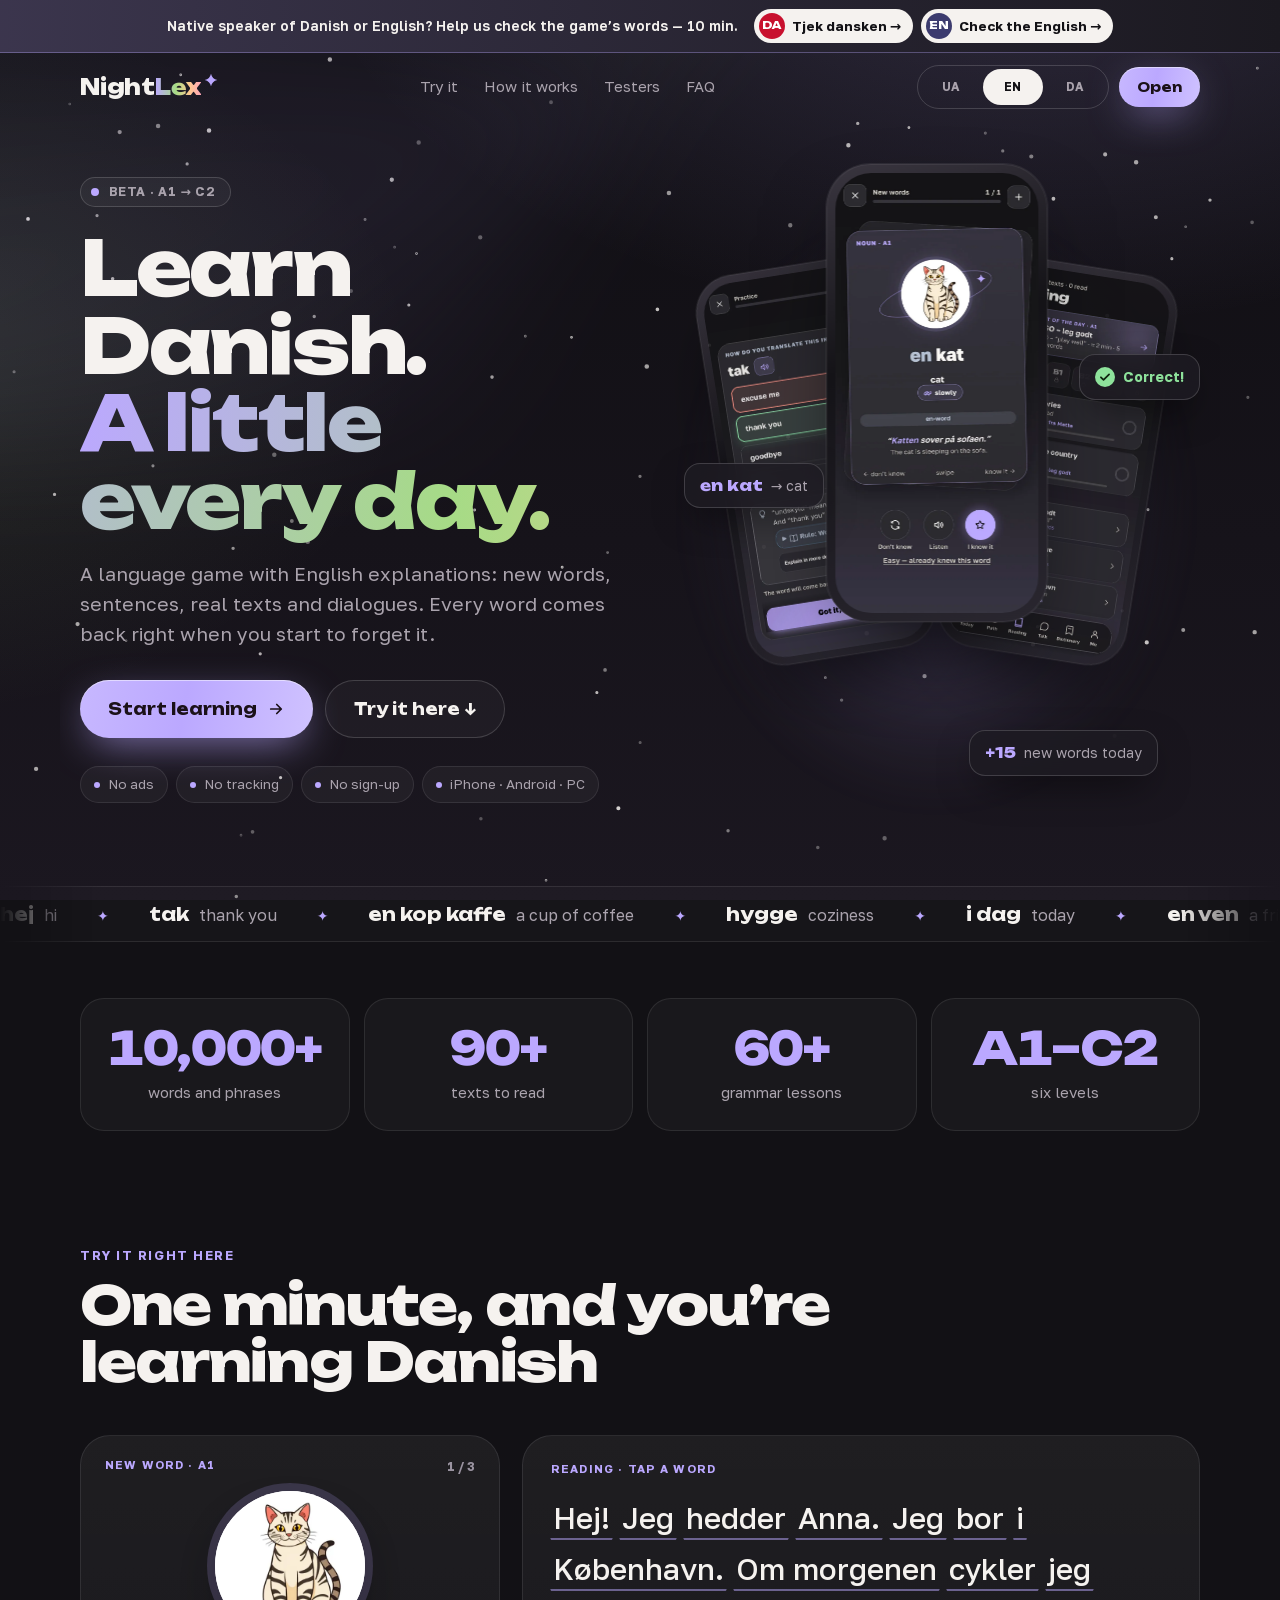
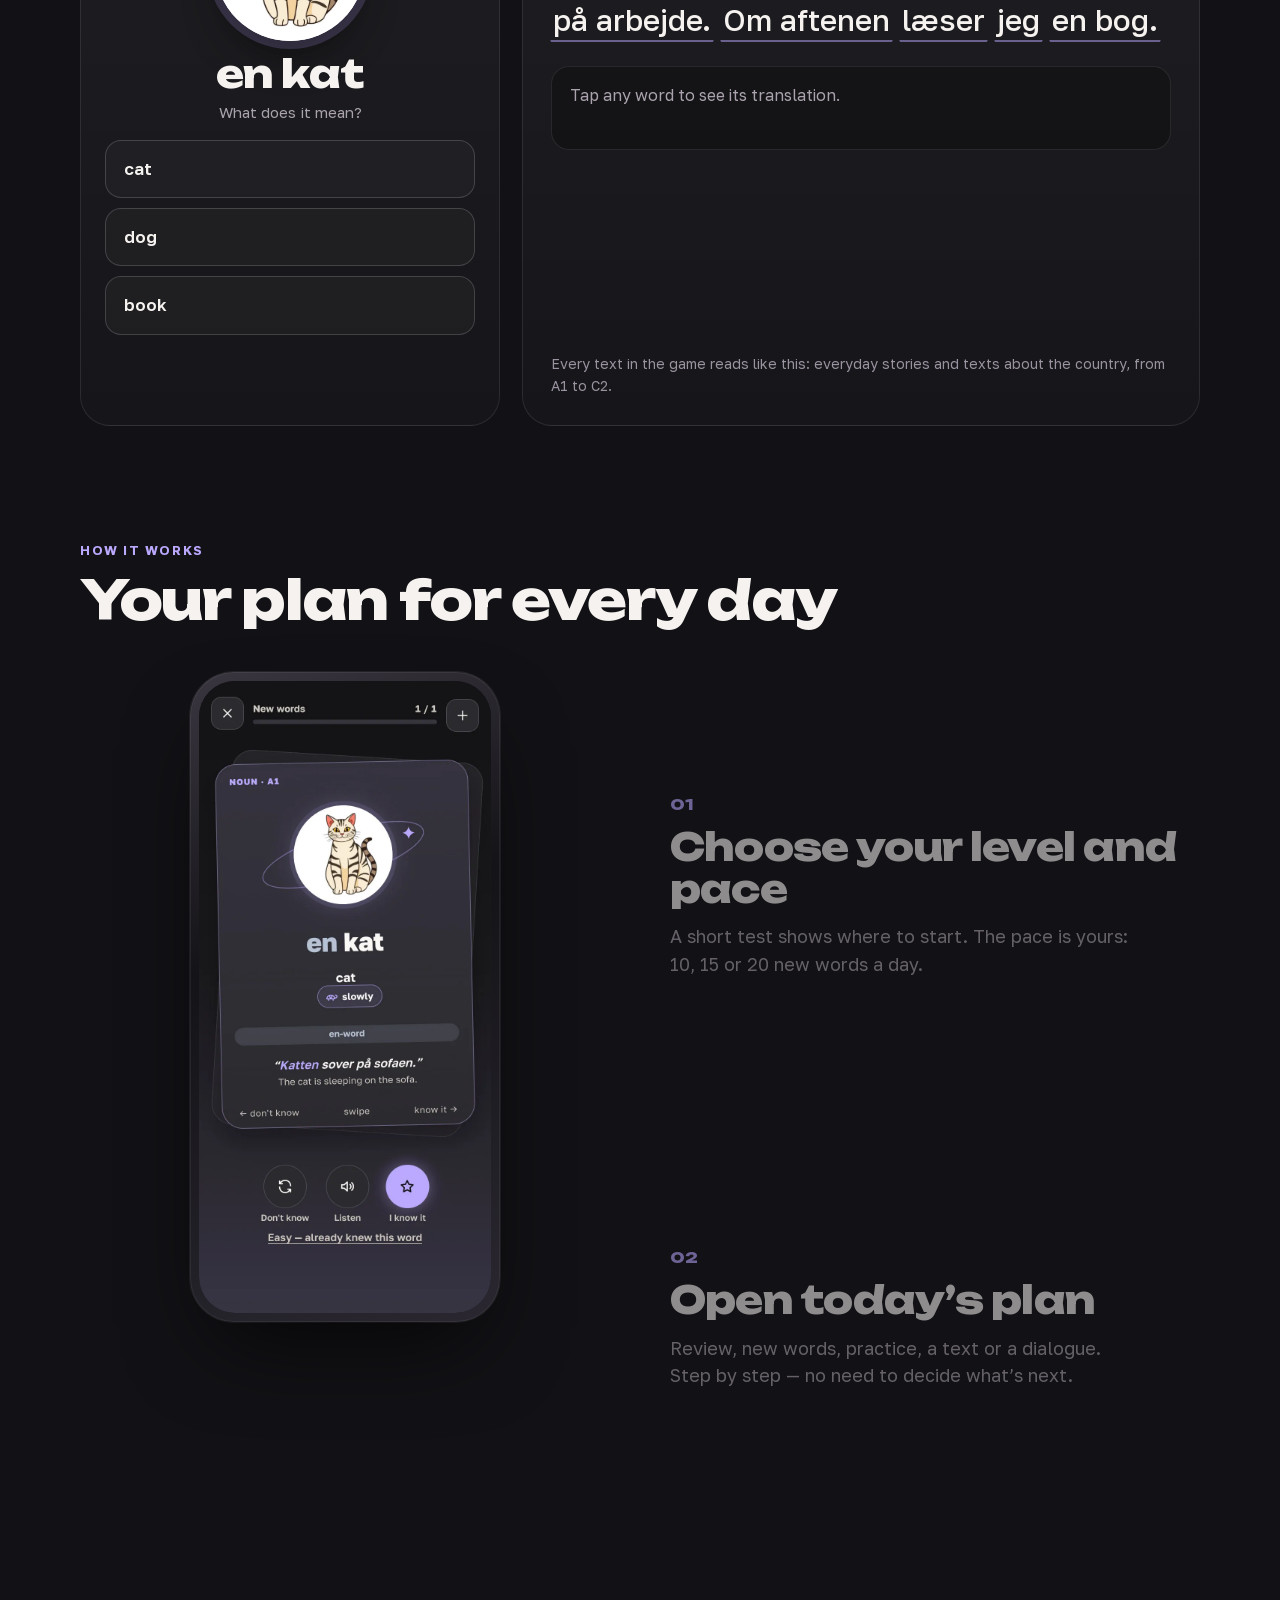
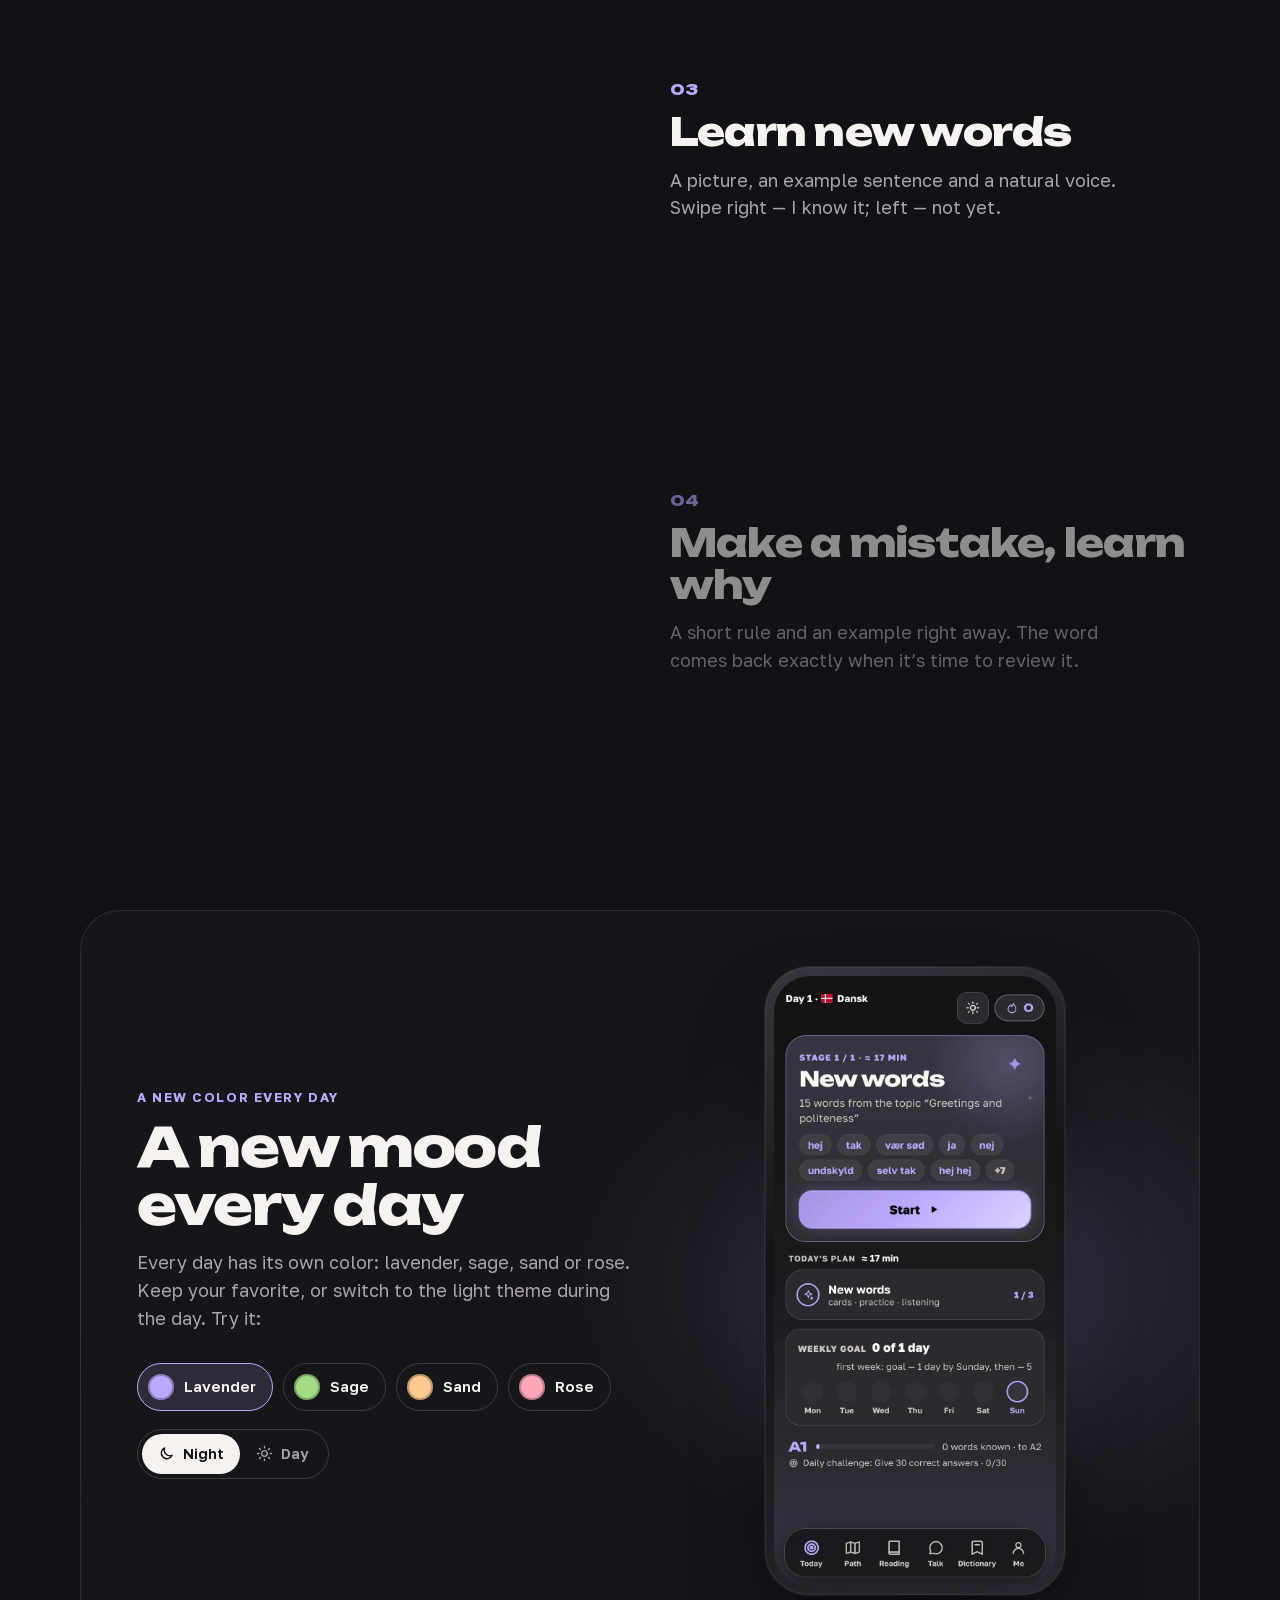
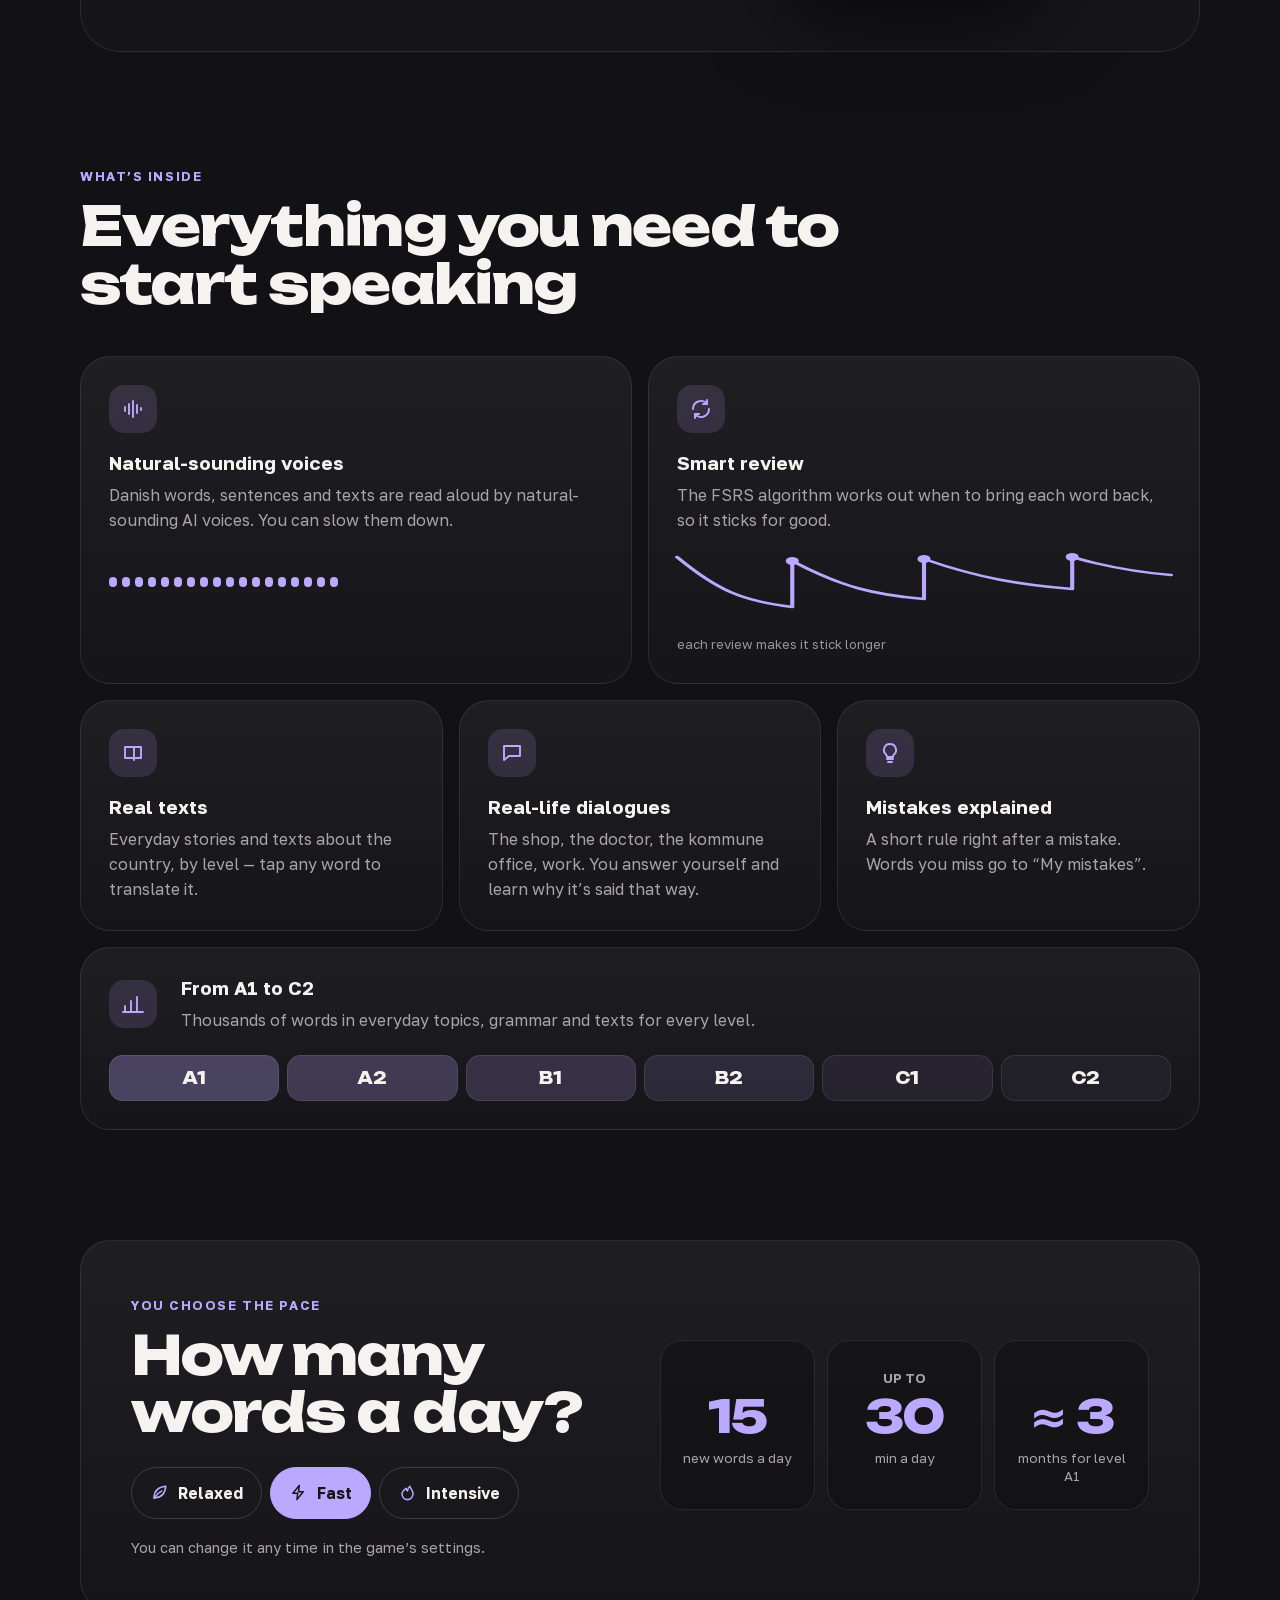
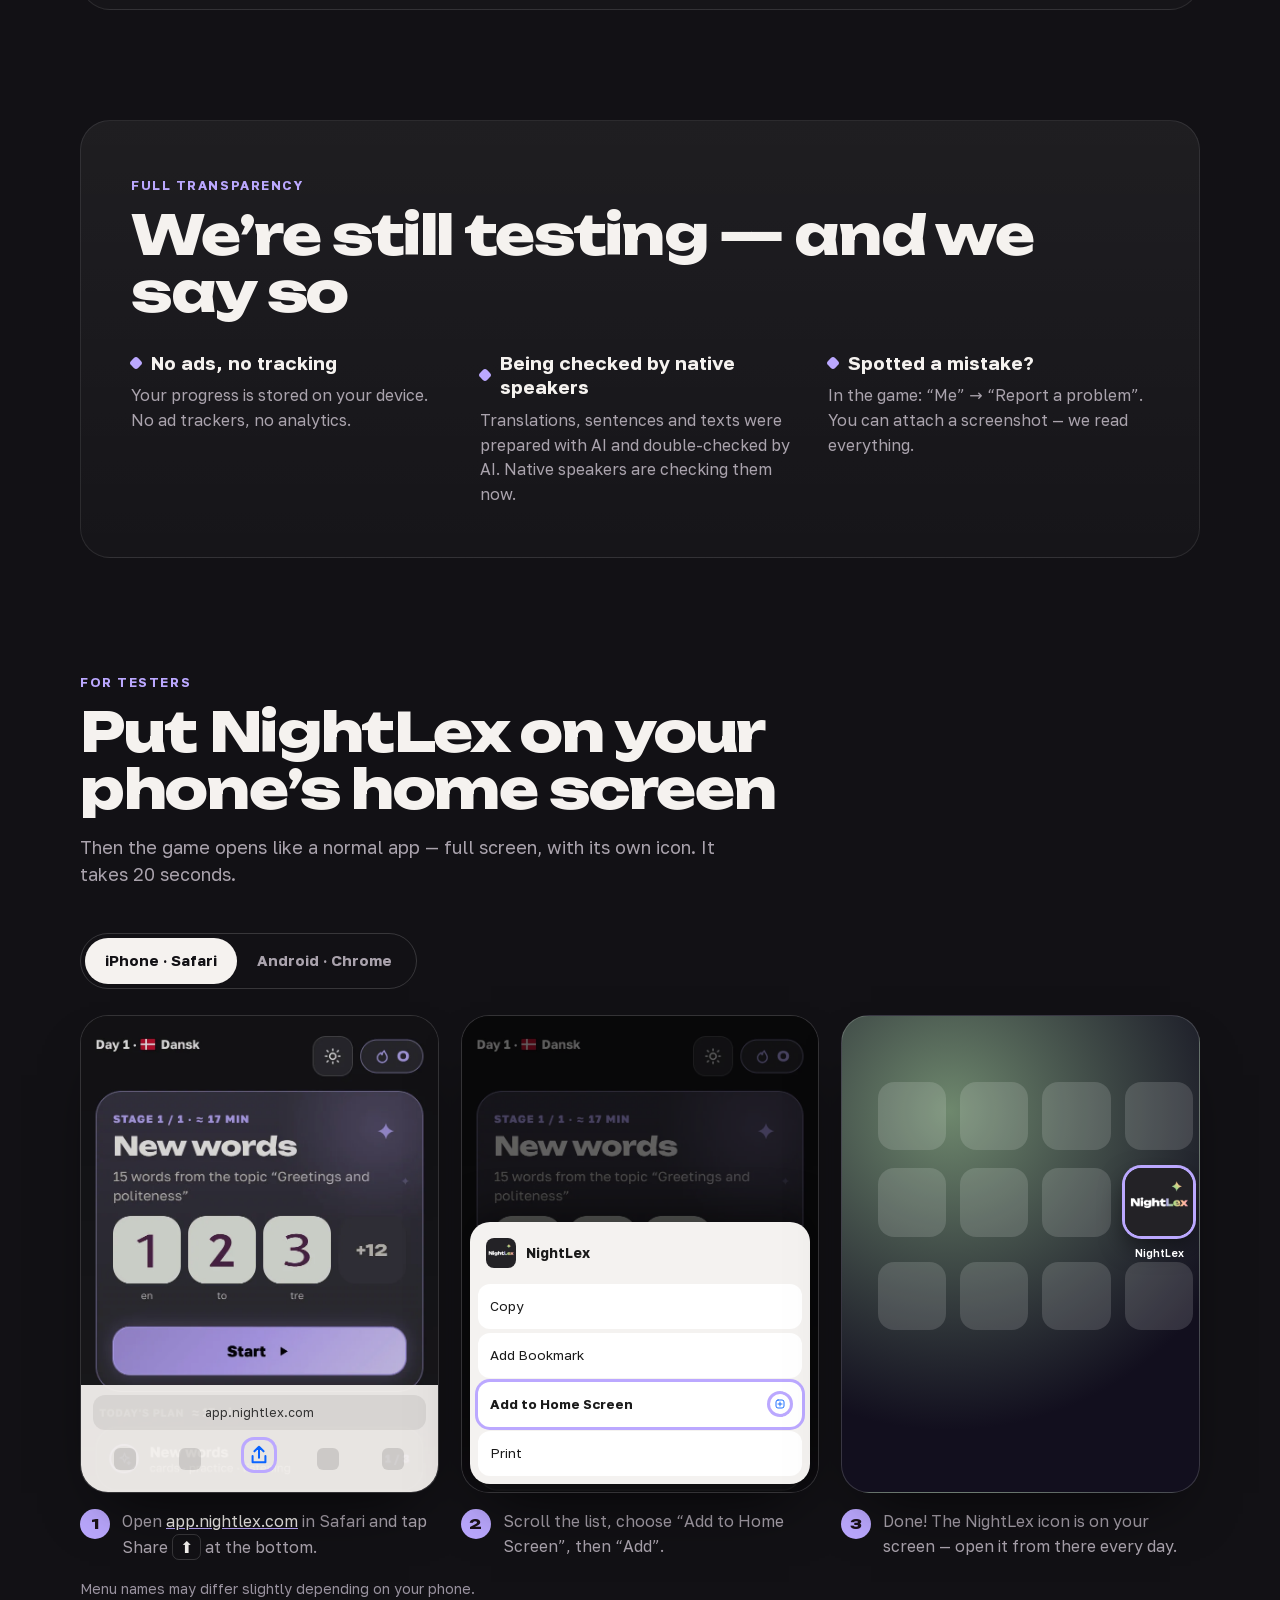
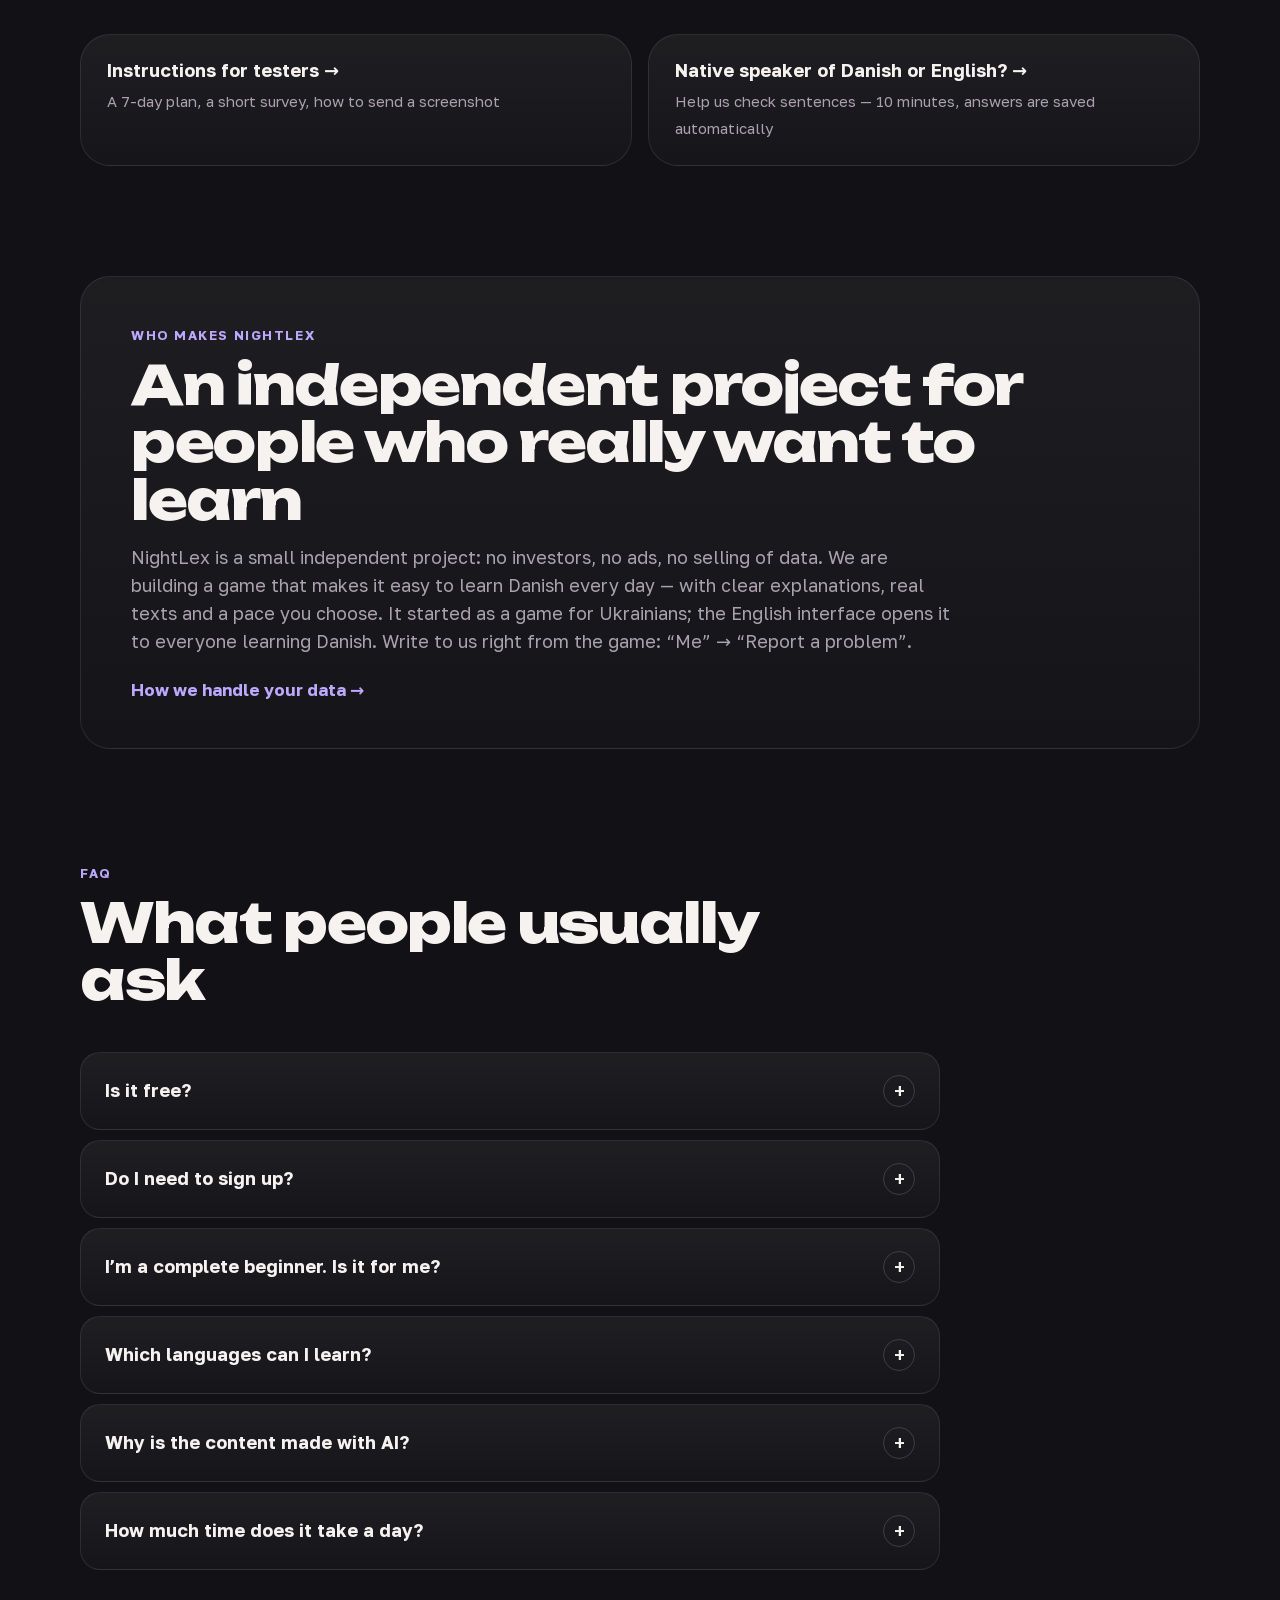
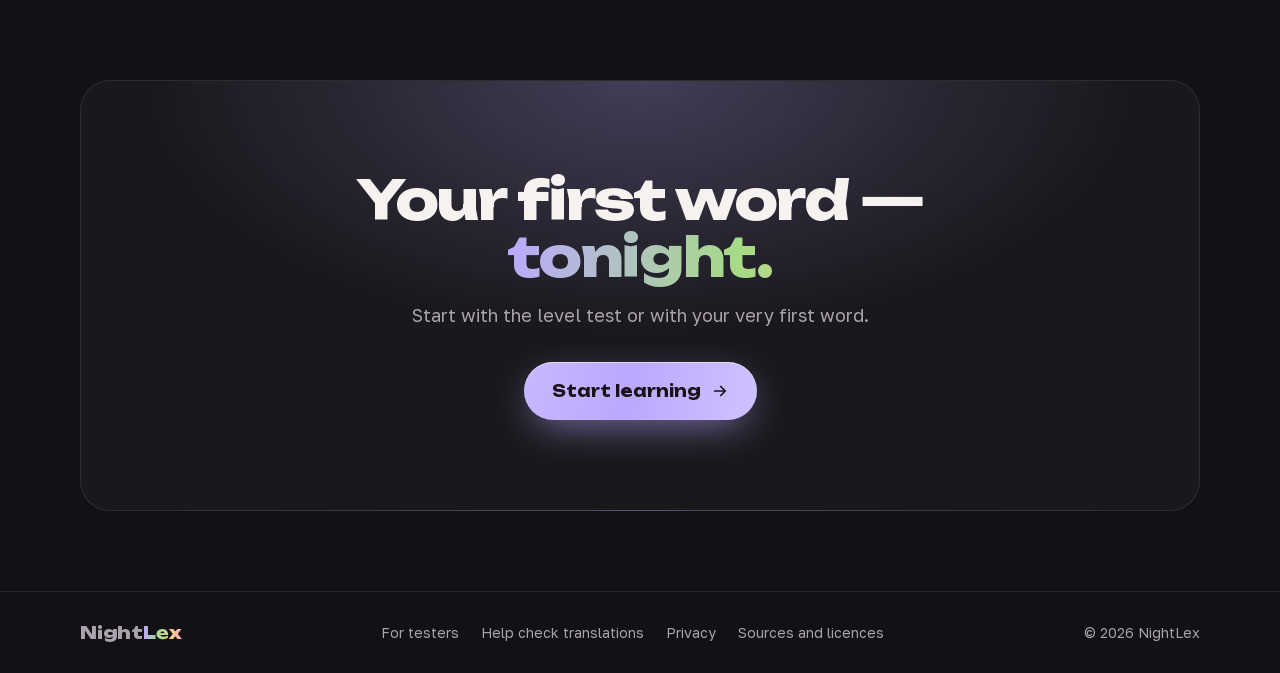
<file: en/index.html>
<!doctype html>
<html lang="en" data-accent="rose" data-lang="en"><head>
<meta charset="utf-8">
<meta name="viewport" content="width=device-width,initial-scale=1,viewport-fit=cover">
<meta http-equiv="Content-Security-Policy" content="default-src 'self'; img-src 'self' data:; style-src 'self' 'unsafe-inline'; font-src 'self'; script-src 'self'; connect-src 'none'; base-uri 'none'; form-action 'none'">
<title>NightLex — learn Danish, a little every day</title>
<meta name="description" content="A language game for learning Danish with English explanations: new words, sentences, real texts and dialogues, A1–C2, at your own pace. No ads, no tracking.">
<meta name="theme-color" content="#121115">
<link rel="icon" href="/icon-192.png">
<link rel="apple-touch-icon" href="/icon-180.png">
<link rel="preload" href="/fonts/unbounded-cyrillic.woff2" as="font" type="font/woff2" crossorigin="">
<link rel="canonical" href="https://nightlex.com/en/">
<link rel="alternate" hreflang="uk" href="https://nightlex.com/">
<link rel="alternate" hreflang="en" href="https://nightlex.com/en/">
<link rel="alternate" hreflang="da" href="https://nightlex.com/da/">
<link rel="alternate" hreflang="x-default" href="https://nightlex.com/">
<meta property="og:type" content="website">
<meta property="og:url" content="https://nightlex.com/en/">
<meta property="og:site_name" content="NightLex">
<meta property="og:locale" content="en_US">
<meta property="og:title" content="NightLex — learn Danish, a little every day">
<meta property="og:description" content="New words, sentences, real texts and dialogues. From A1 to C2, at your own pace.">
<meta property="og:image" content="https://nightlex.com/img/og_en.jpg">
<meta property="og:image:width" content="1200">
<meta property="og:image:height" content="630">
<meta property="og:image:alt" content="NightLex — a game for learning Danish">
<meta name="twitter:card" content="summary_large_image">
<script type="application/ld+json">[{"@context":"https://schema.org","@type":"SoftwareApplication","name":"NightLex","url":"https://app.nightlex.com/","applicationCategory":"EducationalApplication","operatingSystem":"iOS, Android, Windows, macOS (браузер)","inLanguage":["en"],"description":"A game for learning Danish (with English explanations) and US English (for Ukrainians), A1 to C2: new words, sentences, real texts, dialogues and smart review.","offers":{"@type":"Offer","price":"0","priceCurrency":"EUR"}},{"@context":"https://schema.org","@type":"FAQPage","mainEntity":[{"@type":"Question","name":"Is it free?","acceptedAnswer":{"@type":"Answer","text":"Yes — during testing everything is free and ad-free."}},{"@type":"Question","name":"Do I need to sign up?","acceptedAnswer":{"@type":"Answer","text":"No. Open it and learn — your progress is stored on your device."}},{"@type":"Question","name":"I’m a complete beginner. Is it for me?","acceptedAnswer":{"@type":"Answer","text":"Yes. Choose “I’m a complete beginner” and start from the very first word. If you already know some, the level test counts the words you know."}},{"@type":"Question","name":"Which languages can I learn?","acceptedAnswer":{"@type":"Answer","text":"Danish and US English with a Ukrainian interface. Danish can also be learned with an English interface."}},{"@type":"Question","name":"Why is the content made with AI?","acceptedAnswer":{"@type":"Answer","text":"That’s how we could prepare thousands of words, sentences and texts for every level. Everything was double-checked by AI, and native speakers are now checking it line by line — we fix every mistake."}},{"@type":"Question","name":"How much time does it take a day?","acceptedAnswer":{"@type":"Answer","text":"Up to 20 minutes on Relaxed, up to 30 on Fast and up to an hour on Intensive. You can change the pace any time."}}]}]</script>
<link rel="stylesheet" href="/landing.css">
</head>
<body>
<div class="sky" aria-hidden="true"><svg id="stars" width="100%" height="100%"></svg><div class="aurora"></div></div>

<div class="nstrip" role="region" aria-label="For native speakers">
 <div class="wrap ns-in">
  <span class="ns-t" data-t="ns_t">Native speaker of Danish or English? Help us check the game’s words — 10 min.</span>
  <span class="ns-bs"><a class="ns-b" href="https://app.nightlex.com/check.html?lang=da" lang="da"><b>DA</b>Tjek dansken →</a><a class="ns-b en" href="https://app.nightlex.com/check.html?lang=en" lang="en"><b>EN</b>Check the English →</a></span>
 </div>
</div>

<header class="nav" id="nav">
 <div class="wrap nav-in">
  <a class="logo" href="/" aria-label="NightLex"><span>Night</span><span class="lx">Lex</span><svg viewBox="-10 -10 20 20" aria-hidden="true"><path d="M0 -9Q1.62 -1.62 9 0Q1.62 1.62 0 9Q-1.62 1.62 -9 0Q-1.62 -1.62 0 -9Z"></path></svg></a>
  <nav class="links" aria-label="Sections"><a href="#try" data-t="n1">Try it</a><a href="#how" data-t="n2">How it works</a><a href="#testers" data-t="n3">Testers</a><a href="#faq" data-t="n4">FAQ</a></nav>
  <div class="nav-r">
   <div class="lang" role="group" aria-label="Page language"><button data-set="uk" aria-pressed="false">UA</button><button data-set="en" aria-pressed="true">EN</button><button data-set="da" aria-pressed="false">DA</button></div>
   <a class="btn sm main" href="https://app.nightlex.com/" data-t="open">Open</a>
  </div>
 </div>
</header>

<main>
 <section class="hero wrap">
  <div class="hero-txt">
   <span class="kick"><i></i><span data-t="kick">Beta · A1 → C2</span></span>
   <h1 data-t="h1" data-html="">Learn Danish.<br><span class="grad">A little every day.</span></h1>
   <p class="lead" data-t="lead">A language game with English explanations: new words, sentences, real texts and dialogues. Every word comes back right when you start to forget it.</p>
   <div class="ctas">
    <a class="btn main big" href="https://app.nightlex.com/"><span data-t="start">Start learning</span><svg viewBox="0 0 24 24" aria-hidden="true"><path d="M5 12h14M13 6l6 6-6 6"></path></svg></a>
    <a class="btn ghost big" href="#try" data-t="tryit">Try it here ↓</a>
   </div>
   <ul class="pills" aria-label="In short">
    <li data-t="pl1">No ads</li><li data-t="pl2">No tracking</li><li data-t="pl3">No sign-up</li><li data-t="pl4">iPhone · Android · PC</li>
   </ul>
  </div>
  <div class="stage" id="stage" aria-hidden="true">
   <div class="glow"></div>
   <div class="ph ph-l"><img src="/img/exercise_rose.webp" data-ps="exercise" alt="" width="390" height="844"></div>
   <div class="ph ph-r"><img src="/img/read_rose.webp" data-ps="read" alt="" width="390" height="844"></div>
   <div class="ph ph-c"><img src="/img/card_pic_rose.webp" data-ps="card_pic" alt="" width="390" height="844"></div>
   <div class="chip c1"><b>en kat</b><span data-t="ch1">→ cat</span></div>
   <div class="chip c2"><svg viewBox="0 0 24 24"><path d="M5 12.5l4.5 4.5L19 7.5"></path></svg><span data-t="ch2">Correct!</span></div>
   <div class="chip c3"><b>+15</b><span data-t="ch3">new words today</span></div>
  </div>
 </section>

 <div class="ticker" aria-hidden="true"><div class="tk-track" id="ticker"></div></div>

 <section class="wrap stats" aria-label="NightLex in numbers">
  <div class="stat reveal"><b data-count="10000" data-suf="+">10 000+</b><span data-t="st1">words and phrases</span></div>
  <div class="stat reveal"><b data-count="90" data-suf="+">90+</b><span data-t="st2">texts to read</span></div>
  <div class="stat reveal"><b data-count="60" data-suf="+">60+</b><span data-t="st3">grammar lessons</span></div>
  <div class="stat reveal"><b>A1–C2</b><span data-t="st4">six levels</span></div>
 </section>

 <section class="wrap sec" id="try">
  <div class="sec-head reveal"><span class="eyebrow" data-t="e_try">Try it right here</span><h2 data-t="h_try">One minute, and you’re learning Danish</h2></div>
  <div class="try reveal">
   <div class="quiz" id="quiz">
    <div class="q-top"><span class="tag" data-t="q_tag">New word · A1</span><span class="q-n" id="qN">1 / 3</span></div>
    <div class="q-pic"><img id="qPic" src="/img/cat.webp" alt="" width="384" height="384"></div>
    <div class="q-word" id="qWord" lang="da">en kat</div>
    <p class="q-ask" data-t="q_ask">What does it mean?</p>
    <div class="q-opts" id="qOpts"></div>
    <div class="q-fb" id="qFb" aria-live="polite"></div>
   </div>
   <div class="reader">
    <span class="tag" data-t="r_tag">Reading · tap a word</span>
    <p class="rd-text" id="rdText" lang="da"></p>
    <div class="rd-tip" id="rdTip" aria-live="polite"><span data-t="r_hint">Tap any word to see its translation.</span></div>
    <p class="rd-note" data-t="r_note">Every text in the game reads like this: everyday stories and texts about the country, from A1 to C2.</p>
   </div>
  </div>
 </section>

 <section class="wrap sec" id="how">
  <div class="sec-head reveal"><span class="eyebrow" data-t="e_how">How it works</span><h2 data-t="h_how">Your plan for every day</h2></div>
  <div class="story">
   <div class="story-ph"><div class="ph sticky"><img id="storyShot" src="/img/pace_rose.webp" alt="" width="390" height="844"></div></div>
   <ol class="steps">
    <li class="step" data-shot="pace"><span class="num">01</span><h3 data-t="s1">Choose your level and pace</h3><p data-t="s1p">A short test shows where to start. The pace is yours: 10, 15 or 20 new words a day.</p></li>
    <li class="step" data-shot="home"><span class="num">02</span><h3 data-t="s2">Open today’s plan</h3><p data-t="s2p">Review, new words, practice, a text or a dialogue. Step by step — no need to decide what’s next.</p></li>
    <li class="step" data-shot="card_pic"><span class="num">03</span><h3 data-t="s3">Learn new words</h3><p data-t="s3p">A picture, an example sentence and a natural voice. Swipe right — I know it; left — not yet.</p></li>
    <li class="step" data-shot="exercise"><span class="num">04</span><h3 data-t="s4">Make a mistake, learn why</h3><p data-t="s4p">A short rule and an example right away. The word comes back exactly when it’s time to review it.</p></li>
   </ol>
  </div>
  <div class="m-strip" aria-hidden="true"><img src="/img/pace_rose.webp" data-ps="pace" alt="" loading="lazy" width="390" height="844"><img src="/img/home_rose.webp" data-ps="home" alt="" loading="lazy" width="390" height="844"><img src="/img/card_pic_rose.webp" data-ps="card_pic" alt="" loading="lazy" width="390" height="844"><img src="/img/exercise_rose.webp" data-ps="exercise" alt="" loading="lazy" width="390" height="844"></div>
 </section>

 <section class="wrap sec" id="colors">
  <div class="colors reveal">
   <div class="col-txt">
    <span class="eyebrow" data-t="e_col">A new color every day</span>
    <h2 data-t="h_col">A new mood every day</h2>
    <p class="sub" data-t="sub_col">Every day has its own color: lavender, sage, sand or rose. Keep your favorite, or switch to the light theme during the day. Try it:</p>
    <div class="swatches" role="radiogroup" aria-label="Color">
     <button class="sw" data-pal="lavender" role="radio" aria-checked="false"><i></i><span data-t="pal1">Lavender</span></button>
     <button class="sw" data-pal="sage" role="radio" aria-checked="false"><i></i><span data-t="pal2">Sage</span></button>
     <button class="sw" data-pal="sand" role="radio" aria-checked="false"><i></i><span data-t="pal3">Sand</span></button>
     <button class="sw" data-pal="rose" role="radio" aria-checked="true"><i></i><span data-t="pal4">Rose</span></button>
    </div>
    <div class="daynight" role="group" aria-label="Theme"><button data-mode="dark" aria-pressed="true"><svg viewBox="0 0 24 24"><path d="M20 14.5A8 8 0 0 1 9.5 4a8 8 0 1 0 10.5 10.5z"></path></svg><span data-t="m_dark">Night</span></button><button data-mode="light" aria-pressed="false"><svg viewBox="0 0 24 24"><circle cx="12" cy="12" r="4"></circle><path d="M12 2v2M12 20v2M4.9 4.9l1.4 1.4M17.7 17.7l1.4 1.4M2 12h2M20 12h2M4.9 19.1l1.4-1.4M17.7 6.3l1.4-1.4"></path></svg><span data-t="m_light">Day</span></button></div>
   </div>
   <div class="col-ph"><div class="glow"></div><div class="ph"><img id="palShot" src="/img/pal_rose.webp" alt="" width="390" height="844"></div></div>
  </div>
 </section>

 <section class="wrap sec">
  <div class="sec-head reveal"><span class="eyebrow" data-t="e_feat">What’s inside</span><h2 data-t="h_feat">Everything you need to start speaking</h2></div>
  <div class="bento">
   <div class="tile t-voice reveal"><div class="ic"><svg viewBox="0 0 24 24"><path d="M4 10v4M8 7v10M12 4v16M16 8v8M20 11v2"></path></svg></div><h3 data-t="f1">Natural-sounding voices</h3><p data-t="f1p">Danish words, sentences and texts are read aloud by natural-sounding AI voices. You can slow them down.</p><div class="wave" aria-hidden="true"><i></i><i></i><i></i><i></i><i></i><i></i><i></i><i></i><i></i><i></i><i></i><i></i><i></i><i></i><i></i><i></i><i></i><i></i></div></div>
   <div class="tile t-fsrs reveal"><div class="ic"><svg viewBox="0 0 24 24"><path d="M4 12a8 8 0 0 1 14-5.3M20 12a8 8 0 0 1-14 5.3"></path><path d="M18 3v4h-4M6 21v-4h4"></path></svg></div><h3 data-t="f2">Smart review</h3><p data-t="f2p">The FSRS algorithm works out when to bring each word back, so it sticks for good.</p><div class="curve" aria-hidden="true"><svg viewBox="0 0 300 70" preserveAspectRatio="none"><path class="cv" d="M0 6 C25 40 40 50 70 56 L70 10 C100 36 120 44 150 48 L150 8 C185 28 210 34 240 38 L240 6 C265 18 285 22 300 24"></path><circle cx="70" cy="10" r="4"></circle><circle cx="150" cy="8" r="4"></circle><circle cx="240" cy="6" r="4"></circle></svg><small data-t="f2c">each review makes it stick longer</small></div></div>
   <div class="tile t-read reveal"><div class="ic"><svg viewBox="0 0 24 24"><path d="M4 6h7a2 2 0 0 1 2 2v11a2 2 0 0 0-2-2H4zM20 6h-7v11h7z"></path></svg></div><h3 data-t="f3">Real texts</h3><p data-t="f3p">Everyday stories and texts about the country, by level — tap any word to translate it.</p></div>
   <div class="tile t-dlg reveal"><div class="ic"><svg viewBox="0 0 24 24"><path d="M4 5h16v10H9l-5 4z"></path></svg></div><h3 data-t="f4">Real-life dialogues</h3><p data-t="f4p">The shop, the doctor, the kommune office, work. You answer yourself and learn why it’s said that way.</p></div>
   <div class="tile t-mist reveal"><div class="ic"><svg viewBox="0 0 24 24"><path d="M9 18h6M10 21h4M12 3a6 6 0 0 0-4 10.5c.6.6 1 1.4 1 2.5h6c0-1.1.4-1.9 1-2.5A6 6 0 0 0 12 3z"></path></svg></div><h3 data-t="f5">Mistakes explained</h3><p data-t="f5p">A short rule right after a mistake. Words you miss go to “My mistakes”.</p></div>
   <div class="tile t-lv reveal"><div class="ic"><svg viewBox="0 0 24 24"><path d="M4 20V14M10 20V9M16 20V5M22 20H2"></path></svg></div><h3 data-t="f6">From A1 to C2</h3><p data-t="f6p">Thousands of words in everyday topics, grammar and texts for every level.</p><div class="lvls" aria-hidden="true"><b>A1</b><b>A2</b><b>B1</b><b>B2</b><b>C1</b><b>C2</b></div></div>
  </div>
 </section>

 <section class="wrap sec" id="pace">
  <div class="pace-box reveal">
   <div>
    <span class="eyebrow" data-t="e_pace">You choose the pace</span>
    <h2 data-t="h_pace">How many words a day?</h2>
    <div class="seg" role="radiogroup" aria-label="Pace">
     <button data-n="10" role="radio" aria-checked="false"><svg viewBox="0 0 24 24"><path d="M5 19c0-8 5-14 15-15-1 10-7 15-15 15z"></path><path d="M5 19c3-4 6-7 10-9"></path></svg><span data-t="p1">Relaxed</span></button>
     <button data-n="15" role="radio" aria-checked="true"><svg viewBox="0 0 24 24"><path d="M13 3L5 13h6l-1 8 8-10h-6z"></path></svg><span data-t="p2">Fast</span></button>
     <button data-n="20" role="radio" aria-checked="false"><svg viewBox="0 0 24 24"><path d="M12 21a7 7 0 0 0 7-7c0-4-3-6.5-4-10-2 2-3 3.5-3 6-1-1-1.5-2-1.7-3.3C7.5 8.6 5 11 5 14a7 7 0 0 0 7 7z"></path></svg><span data-t="p3">Intensive</span></button>
    </div>
    <p class="sub small" data-t="pace_note">You can change it any time in the game’s settings.</p>
   </div>
   <div class="pace-out" aria-live="polite">
    <div class="po"><b id="pN">15</b><span data-t="po1">new words a day</span></div>
    <div class="po"><b id="pT"><i>до</i>30</b><span data-t="po2">min a day</span></div>
    <div class="po"><b id="pM">≈ 3</b><span data-t="po3">months for level A1</span></div>
   </div>
  </div>
 </section>

 <section class="wrap sec">
  <div class="honest reveal">
   <span class="eyebrow" data-t="e_hon">Full transparency</span>
   <h2 data-t="h_hon">We’re still testing — and we say so</h2>
   <div class="hon-grid">
    <div><h3 data-t="h1c">No ads, no tracking</h3><p data-t="h1cp">Your progress is stored on your device. No ad trackers, no analytics.</p></div>
    <div><h3 data-t="h2c">Being checked by native speakers</h3><p data-t="h2cp">Translations, sentences and texts were prepared with AI and double-checked by AI. Native speakers are checking them now.</p></div>
    <div><h3 data-t="h3c">Spotted a mistake?</h3><p data-t="h3cp">In the game: “Me” → “Report a problem”. You can attach a screenshot — we read everything.</p></div>
   </div>
  </div>
 </section>

 <section class="wrap sec" id="testers">
  <div class="sec-head reveal"><span class="eyebrow" data-t="e_tst">For testers</span><h2 data-t="h_tst">Put NightLex on your phone’s home screen</h2><p class="sub" data-t="sub_tst">Then the game opens like a normal app — full screen, with its own icon. It takes 20 seconds.</p></div>
  <div class="os-tabs reveal" role="tablist">
   <button role="tab" id="tab-ios" aria-selected="true" aria-controls="pane-ios">iPhone · Safari</button>
   <button role="tab" id="tab-and" aria-selected="false" aria-controls="pane-and">Android · Chrome</button>
  </div>
  <div class="os-pane" id="pane-ios" role="tabpanel" aria-labelledby="tab-ios">
   <div class="inst">
    <figure><div class="mini">
      <div class="m-body m-app"><img src="/img/home_rose.webp" data-ps="home" alt=""></div>
      <div class="m-tool"><span class="m-url">app.nightlex.com</span><div class="m-icons"><i></i><i></i><i class="hl"><svg viewBox="0 0 24 24"><path d="M12 3v12M7 8l5-5 5 5M5 13v7h14v-7"></path></svg></i><i></i><i></i></div></div>
     </div><figcaption><b>1</b><span data-t="i1" data-html="">Open <u>app.nightlex.com</u> in Safari and tap Share <span class="kbd">⬆︎</span> at the bottom.</span></figcaption></figure>
    <figure><div class="mini">
      <div class="m-body m-app m-dim"><img src="/img/home_rose.webp" data-ps="home" alt=""></div>
      <div class="m-sheet"><div class="ms-head"><img src="/icon-180.png" alt=""><span>NightLex</span></div><div class="ms-row"><span data-t="ms1">Copy</span></div><div class="ms-row"><span data-t="ms2">Add Bookmark</span></div><div class="ms-row hl"><span data-t="ms3">Add to Home Screen</span><svg viewBox="0 0 24 24"><rect x="4" y="4" width="16" height="16" rx="4"></rect><path d="M12 8v8M8 12h8"></path></svg></div><div class="ms-row"><span data-t="ms4">Print</span></div></div>
     </div><figcaption><b>2</b><span data-t="i2">Scroll the list, choose “Add to Home Screen”, then “Add”.</span></figcaption></figure>
    <figure><div class="mini m-home">
      <div class="hs"><i></i><i></i><i></i><i></i><i></i><i></i><i></i><i class="nx"><img src="/icon-180.png" alt=""><span>NightLex</span></i><i></i><i></i><i></i><i></i></div>
     </div><figcaption><b>3</b><span data-t="i3">Done! The NightLex icon is on your screen — open it from there every day.</span></figcaption></figure>
   </div>
  </div>
  <div class="os-pane" id="pane-and" role="tabpanel" aria-labelledby="tab-and" hidden="">
   <div class="inst">
    <figure><div class="mini">
      <div class="m-chrome"><span class="m-url">app.nightlex.com</span><i class="hl dots"><svg viewBox="0 0 24 24"><circle cx="12" cy="5" r="1.8"></circle><circle cx="12" cy="12" r="1.8"></circle><circle cx="12" cy="19" r="1.8"></circle></svg></i></div>
      <div class="m-body m-app"><img src="/img/home_rose.webp" data-ps="home" alt=""></div>
     </div><figcaption><b>1</b><span data-t="a1" data-html="">Open <u>app.nightlex.com</u> in Chrome and tap the menu <span class="kbd">⋮</span> at the top right.</span></figcaption></figure>
    <figure><div class="mini">
      <div class="m-chrome"><span class="m-url">app.nightlex.com</span><i class="dots"><svg viewBox="0 0 24 24"><circle cx="12" cy="5" r="1.8"></circle><circle cx="12" cy="12" r="1.8"></circle><circle cx="12" cy="19" r="1.8"></circle></svg></i></div>
      <div class="m-body m-app m-dim"><img src="/img/home_rose.webp" data-ps="home" alt=""></div>
      <div class="m-menu"><div class="ms-row"><span data-t="am1">New tab</span></div><div class="ms-row"><span data-t="am2">History</span></div><div class="ms-row hl"><span data-t="am3">Add to Home screen</span></div><div class="ms-row"><span data-t="am4">Settings</span></div></div>
     </div><figcaption><b>2</b><span data-t="a2">Choose “Add to Home screen” (or “Install app”), then “Add”.</span></figcaption></figure>
    <figure><div class="mini m-home">
      <div class="hs"><i></i><i></i><i></i><i></i><i></i><i></i><i></i><i class="nx"><img src="/icon-180.png" alt=""><span>NightLex</span></i><i></i><i></i><i></i><i></i></div>
     </div><figcaption><b>3</b><span data-t="a3">Done! Open NightLex from your home screen.</span></figcaption></figure>
   </div>
  </div>
  <p class="note-c" data-t="inst_note">Menu names may differ slightly depending on your phone.</p>
  <div class="tst-links reveal">
   <a class="tl" href="https://app.nightlex.com/test.html"><b data-t="tl1">Instructions for testers →</b><span data-t="tl1p">A 7-day plan, a short survey, how to send a screenshot</span></a>
   <a class="tl" href="https://app.nightlex.com/check.html"><b data-t="tl2">Native speaker of Danish or English? →</b><span data-t="tl2p">Help us check sentences — 10 minutes, answers are saved automatically</span></a>
  </div>
 </section>

 <section class="wrap sec" id="about">
  <div class="about reveal">
   <span class="eyebrow" data-t="e_ab">Who makes NightLex</span>
   <h2 data-t="h_ab">An independent project for people who really want to learn</h2>
   <p class="sub" data-t="p_ab">NightLex is a small independent project: no investors, no ads, no selling of data. We are building a game that makes it easy to learn Danish every day — with clear explanations, real texts and a pace you choose. It started as a game for Ukrainians; the English interface opens it to everyone learning Danish. Write to us right from the game: “Me” → “Report a problem”.</p>
   <a class="ab-link" href="/en/privacy.html" data-t="ab_priv">How we handle your data →</a>
  </div>
 </section>

 <section class="wrap sec" id="faq">
  <div class="sec-head reveal"><span class="eyebrow" data-t="e_faq">FAQ</span><h2 data-t="h_faq">What people usually ask</h2></div>
  <div class="faq reveal">
   <details><summary data-t="q1">Is it free?</summary><p data-t="a1x">Yes — during testing everything is free and ad-free.</p></details>
   <details><summary data-t="q2">Do I need to sign up?</summary><p data-t="a2x">No. Open it and learn — your progress is stored on your device.</p></details>
   <details><summary data-t="q3">I’m a complete beginner. Is it for me?</summary><p data-t="a3x">Yes. Choose “I’m a complete beginner” and start from the very first word. If you already know some, the level test counts the words you know.</p></details>
   <details><summary data-t="q4">Which languages can I learn?</summary><p data-t="a4x">Danish and US English with a Ukrainian interface. Danish can also be learned with an English interface.</p></details>
   <details><summary data-t="q5">Why is the content made with AI?</summary><p data-t="a5x">That’s how we could prepare thousands of words, sentences and texts for every level. Everything was double-checked by AI, and native speakers are now checking it line by line — we fix every mistake.</p></details>
   <details><summary data-t="q6">How much time does it take a day?</summary><p data-t="a6x">Up to 20 minutes on Relaxed, up to 30 on Fast and up to an hour on Intensive. You can change the pace any time.</p></details>
  </div>
 </section>

 <section class="wrap">
  <div class="final reveal">
   <h2 data-t="h_final" data-html="">Your first word —<br><span class="grad">tonight.</span></h2>
   <p class="sub" data-t="sub_final">Start with the level test or with your very first word.</p>
   <a class="btn main big" href="https://app.nightlex.com/"><span data-t="start">Start learning</span><svg viewBox="0 0 24 24" aria-hidden="true"><path d="M5 12h14M13 6l6 6-6 6"></path></svg></a>
  </div>
 </section>
</main>

<footer>
 <div class="wrap foot">
  <a class="logo sm" href="/" aria-label="NightLex"><span>Night</span><span class="lx">Lex</span></a>
  <nav><a href="https://app.nightlex.com/test.html" data-t="ft1">For testers</a><a href="https://app.nightlex.com/check.html" data-t="ft2">Help check translations</a><a href="/en/privacy.html" data-t="ft4">Privacy</a><a href="/en/credits.html" data-t="ft3">Sources and licences</a></nav>
  <span class="copy">© 2026 NightLex</span>
 </div>
</footer>
<a class="m-cta btn main" id="mCta" href="https://app.nightlex.com/"><span data-t="start">Start learning</span><svg viewBox="0 0 24 24" aria-hidden="true"><path d="M5 12h14M13 6l6 6-6 6"></path></svg></a>
<script src="/landing.js"></script>


</body></html>
</file>
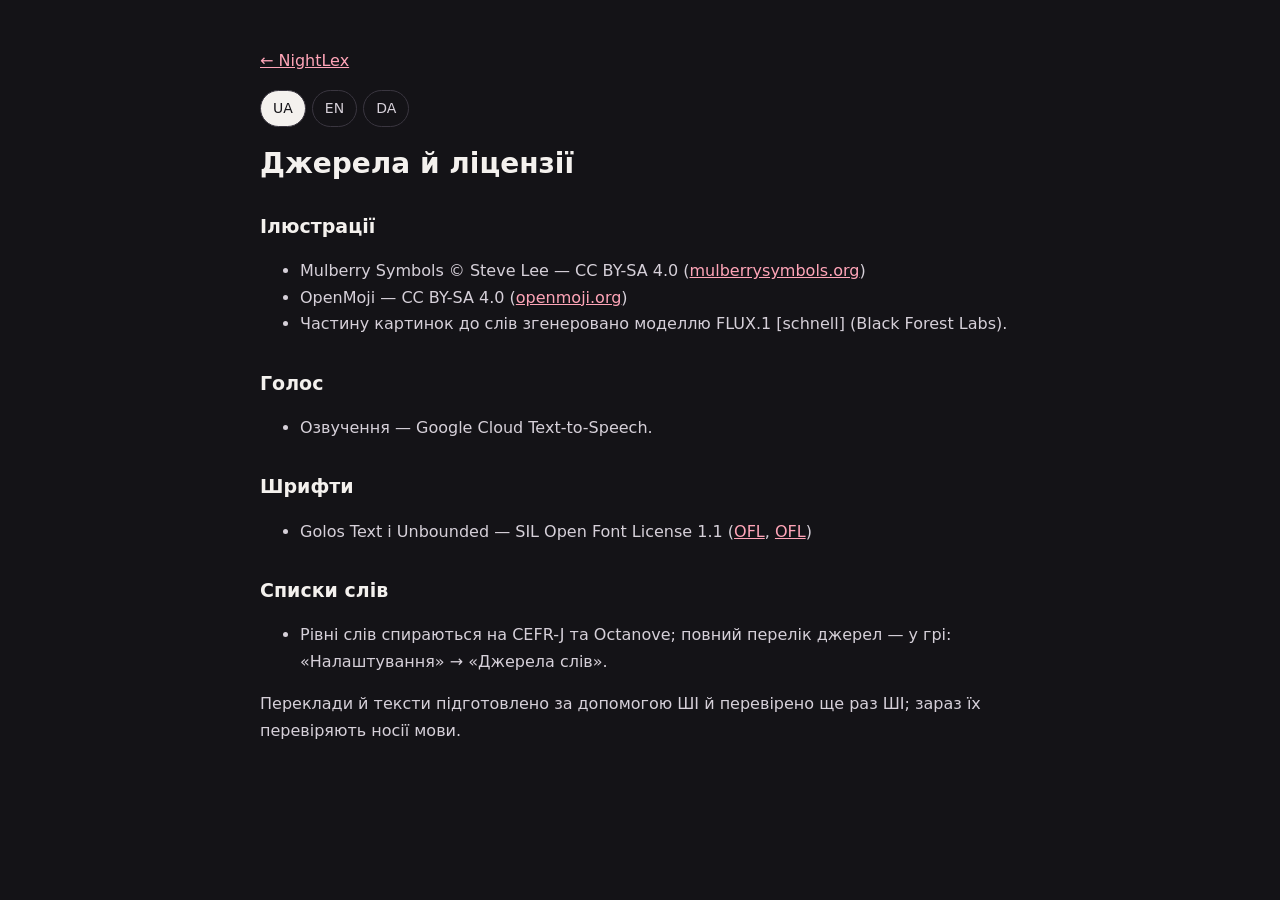
<file: credits.html>
<!doctype html>
<html lang="uk"><head><meta charset="utf-8"><meta name="viewport" content="width=device-width,initial-scale=1">
<meta http-equiv="Content-Security-Policy" content="default-src 'self'; style-src 'unsafe-inline'; img-src 'self'">
<title>NightLex — джерела й ліцензії</title><link rel="icon" href="/icon-192.png"><link rel="canonical" href="https://nightlex.com/credits.html"><link rel="alternate" hreflang="uk" href="https://nightlex.com/credits.html"><link rel="alternate" hreflang="en" href="https://nightlex.com/en/credits.html"><link rel="alternate" hreflang="da" href="https://nightlex.com/da/credits.html">
<style>body{margin:0;background:#141317;color:#f4f1ee;font:16px/1.65 system-ui,-apple-system,sans-serif}main{max-width:760px;margin:0 auto;padding:32px 20px 64px}a{color:#FFA5B8}h1{font-size:28px;line-height:1.2}h2{font-size:19px;margin-top:30px}p,li{color:#d6d0d9}small{color:#9a93a0}nav.lg{display:flex;gap:6px;margin:0 0 20px}nav.lg a{padding:6px 12px;border:1px solid #3a3640;border-radius:999px;text-decoration:none;color:#d6d0d9;font-size:14px}nav.lg a[aria-current]{background:#f4f1ee;color:#141317}</style></head>
<body><main>
<p><a href="/">← NightLex</a></p>
<nav class="lg" aria-label="Language"><a href="/credits.html" hreflang="uk" aria-current="page">UA</a><a href="/en/credits.html" hreflang="en">EN</a><a href="/da/credits.html" hreflang="da">DA</a></nav>
<h1>Джерела й ліцензії</h1>
<h2>Ілюстрації</h2><ul>
<li>Mulberry Symbols © Steve Lee — CC BY-SA 4.0 (<a href="https://mulberrysymbols.org">mulberrysymbols.org</a>)</li>
<li>OpenMoji — CC BY-SA 4.0 (<a href="https://openmoji.org">openmoji.org</a>)</li>
<li>Частину картинок до слів згенеровано моделлю FLUX.1 [schnell] (Black Forest Labs).</li></ul>
<h2>Голос</h2><ul><li>Озвучення — Google Cloud Text-to-Speech.</li></ul>
<h2>Шрифти</h2><ul><li>Golos Text і Unbounded — SIL Open Font License 1.1 (<a href="/fonts/OFL-GolosText.txt">OFL</a>, <a href="/fonts/OFL-Unbounded.txt">OFL</a>)</li></ul>
<h2>Списки слів</h2><ul><li>Рівні слів спираються на CEFR-J та Octanove; повний перелік джерел — у грі: «Налаштування» → «Джерела слів».</li></ul>
<p>Переклади й тексти підготовлено за допомогою ШІ й перевірено ще раз ШІ; зараз їх перевіряють носії мови.</p>
</main></body></html>
</file>
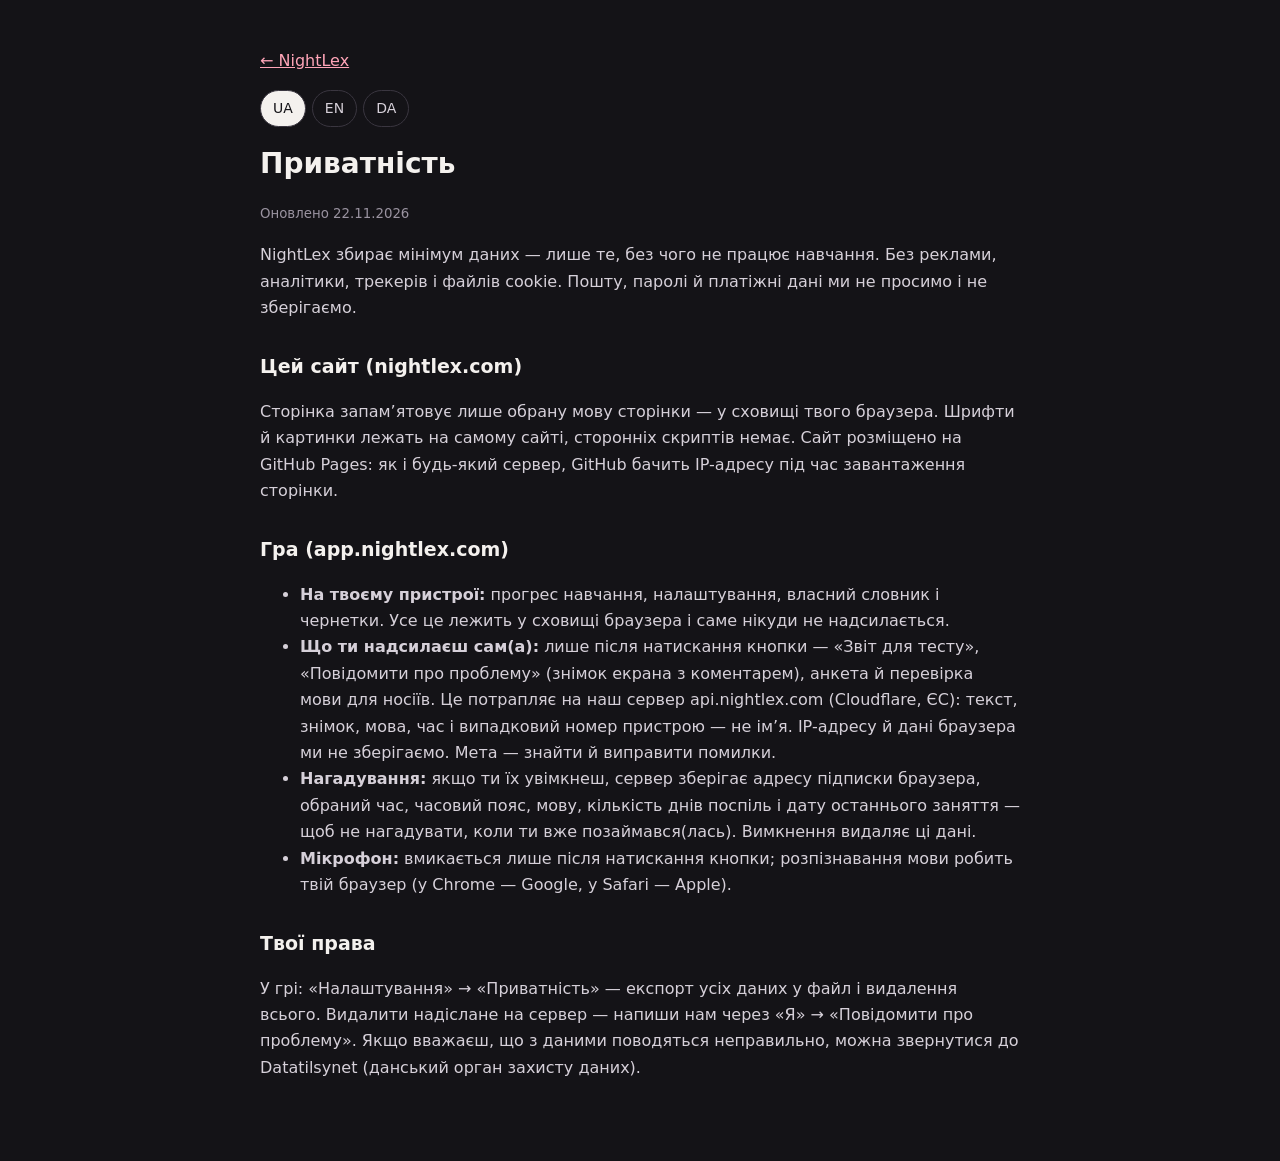
<file: privacy.html>
<!doctype html>
<html lang="uk"><head><meta charset="utf-8"><meta name="viewport" content="width=device-width,initial-scale=1">
<meta http-equiv="Content-Security-Policy" content="default-src 'self'; style-src 'unsafe-inline'; img-src 'self'">
<title>NightLex — приватність</title><link rel="icon" href="/icon-192.png"><link rel="canonical" href="https://nightlex.com/privacy.html"><link rel="alternate" hreflang="uk" href="https://nightlex.com/privacy.html"><link rel="alternate" hreflang="en" href="https://nightlex.com/en/privacy.html"><link rel="alternate" hreflang="da" href="https://nightlex.com/da/privacy.html">
<style>body{margin:0;background:#141317;color:#f4f1ee;font:16px/1.65 system-ui,-apple-system,sans-serif}main{max-width:760px;margin:0 auto;padding:32px 20px 64px}a{color:#FFA5B8}h1{font-size:28px;line-height:1.2}h2{font-size:19px;margin-top:30px}p,li{color:#d6d0d9}small{color:#9a93a0}nav.lg{display:flex;gap:6px;margin:0 0 20px}nav.lg a{padding:6px 12px;border:1px solid #3a3640;border-radius:999px;text-decoration:none;color:#d6d0d9;font-size:14px}nav.lg a[aria-current]{background:#f4f1ee;color:#141317}</style></head>
<body><main>
<p><a href="/">← NightLex</a></p>
<nav class="lg" aria-label="Language"><a href="/privacy.html" hreflang="uk" aria-current="page">UA</a><a href="/en/privacy.html" hreflang="en">EN</a><a href="/da/privacy.html" hreflang="da">DA</a></nav>
<h1>Приватність</h1><p><small>Оновлено 22.11.2026</small></p>
<p>NightLex збирає мінімум даних — лише те, без чого не працює навчання. Без реклами, аналітики, трекерів і файлів cookie. Пошту, паролі й платіжні дані ми не просимо і не зберігаємо.</p>
<h2>Цей сайт (nightlex.com)</h2>
<p>Сторінка запам’ятовує лише обрану мову сторінки — у сховищі твого браузера. Шрифти й картинки лежать на самому сайті, сторонніх скриптів немає. Сайт розміщено на GitHub Pages: як і будь-який сервер, GitHub бачить IP-адресу під час завантаження сторінки.</p>
<h2>Гра (app.nightlex.com)</h2><ul>
<li><b>На твоєму пристрої:</b> прогрес навчання, налаштування, власний словник і чернетки. Усе це лежить у сховищі браузера і саме нікуди не надсилається.</li>
<li><b>Що ти надсилаєш сам(а):</b> лише після натискання кнопки — «Звіт для тесту», «Повідомити про проблему» (знімок екрана з коментарем), анкета й перевірка мови для носіїв. Це потрапляє на наш сервер api.nightlex.com (Cloudflare, ЄС): текст, знімок, мова, час і випадковий номер пристрою — не ім’я. IP-адресу й дані браузера ми не зберігаємо. Мета — знайти й виправити помилки.</li>
<li><b>Нагадування:</b> якщо ти їх увімкнеш, сервер зберігає адресу підписки браузера, обраний час, часовий пояс, мову, кількість днів поспіль і дату останнього заняття — щоб не нагадувати, коли ти вже позаймався(лась). Вимкнення видаляє ці дані.</li>
<li><b>Мікрофон:</b> вмикається лише після натискання кнопки; розпізнавання мови робить твій браузер (у Chrome — Google, у Safari — Apple).</li></ul>
<h2>Твої права</h2>
<p>У грі: «Налаштування» → «Приватність» — експорт усіх даних у файл і видалення всього. Видалити надіслане на сервер — напиши нам через «Я» → «Повідомити про проблему». Якщо вважаєш, що з даними поводяться неправильно, можна звернутися до Datatilsynet (данський орган захисту даних).</p>
</main></body></html>
</file>
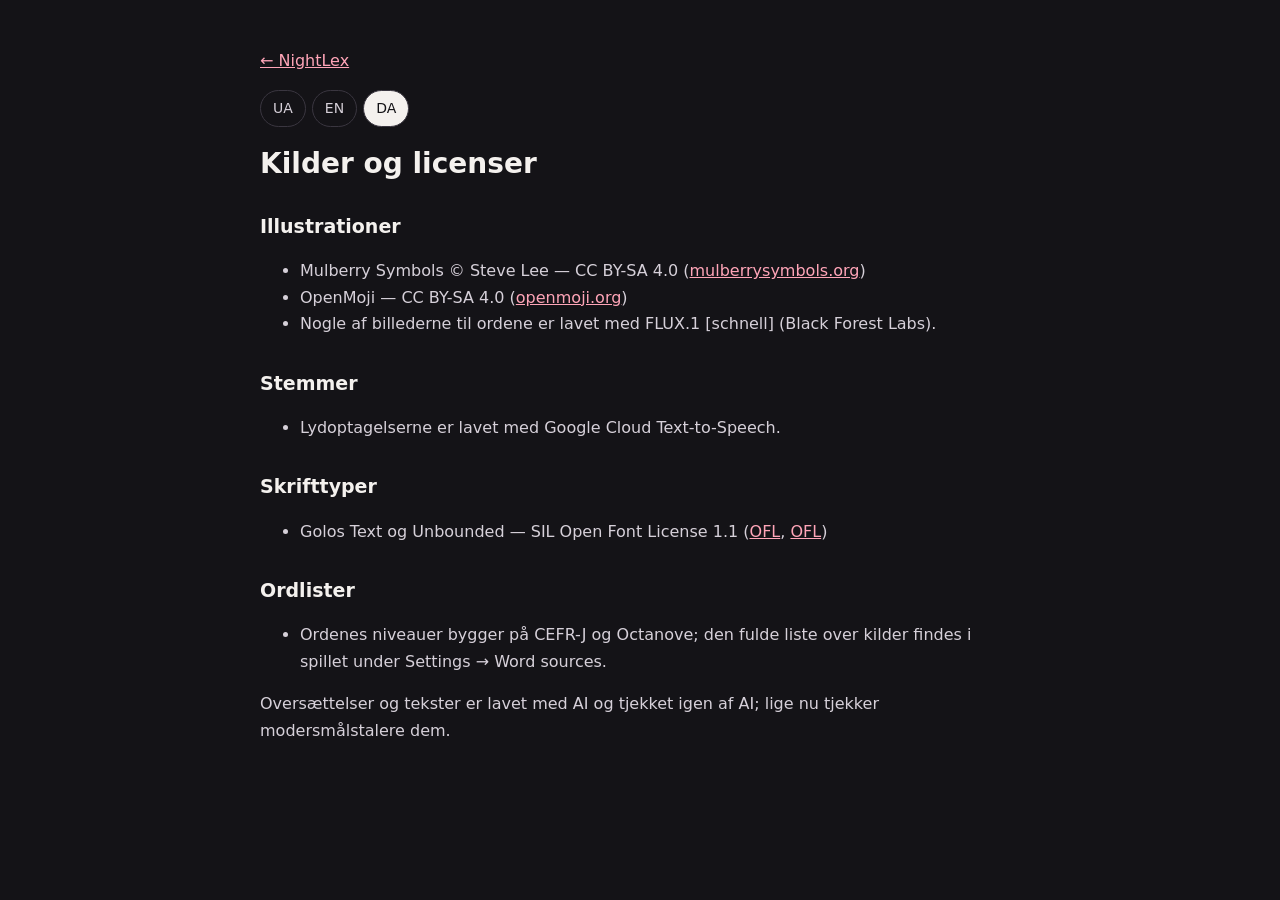
<file: da/credits.html>
<!doctype html>
<html lang="da"><head><meta charset="utf-8"><meta name="viewport" content="width=device-width,initial-scale=1">
<meta http-equiv="Content-Security-Policy" content="default-src 'self'; style-src 'unsafe-inline'; img-src 'self'">
<title>NightLex — kilder og licenser</title><link rel="icon" href="/icon-192.png"><link rel="canonical" href="https://nightlex.com/da/credits.html"><link rel="alternate" hreflang="uk" href="https://nightlex.com/credits.html"><link rel="alternate" hreflang="en" href="https://nightlex.com/en/credits.html"><link rel="alternate" hreflang="da" href="https://nightlex.com/da/credits.html">
<style>body{margin:0;background:#141317;color:#f4f1ee;font:16px/1.65 system-ui,-apple-system,sans-serif}main{max-width:760px;margin:0 auto;padding:32px 20px 64px}a{color:#FFA5B8}h1{font-size:28px;line-height:1.2}h2{font-size:19px;margin-top:30px}p,li{color:#d6d0d9}small{color:#9a93a0}nav.lg{display:flex;gap:6px;margin:0 0 20px}nav.lg a{padding:6px 12px;border:1px solid #3a3640;border-radius:999px;text-decoration:none;color:#d6d0d9;font-size:14px}nav.lg a[aria-current]{background:#f4f1ee;color:#141317}</style></head>
<body><main>
<p><a href="/da/">← NightLex</a></p>
<nav class="lg" aria-label="Language"><a href="/credits.html" hreflang="uk">UA</a><a href="/en/credits.html" hreflang="en">EN</a><a href="/da/credits.html" hreflang="da" aria-current="page">DA</a></nav>
<h1>Kilder og licenser</h1>
<h2>Illustrationer</h2><ul>
<li>Mulberry Symbols © Steve Lee — CC BY-SA 4.0 (<a href="https://mulberrysymbols.org">mulberrysymbols.org</a>)</li>
<li>OpenMoji — CC BY-SA 4.0 (<a href="https://openmoji.org">openmoji.org</a>)</li>
<li>Nogle af billederne til ordene er lavet med FLUX.1 [schnell] (Black Forest Labs).</li></ul>
<h2>Stemmer</h2><ul><li>Lydoptagelserne er lavet med Google Cloud Text-to-Speech.</li></ul>
<h2>Skrifttyper</h2><ul><li>Golos Text og Unbounded — SIL Open Font License 1.1 (<a href="/fonts/OFL-GolosText.txt">OFL</a>, <a href="/fonts/OFL-Unbounded.txt">OFL</a>)</li></ul>
<h2>Ordlister</h2><ul><li>Ordenes niveauer bygger på CEFR-J og Octanove; den fulde liste over kilder findes i spillet under Settings → Word sources.</li></ul>
<p>Oversættelser og tekster er lavet med AI og tjekket igen af AI; lige nu tjekker modersmålstalere dem.</p>
</main></body></html>
</file>
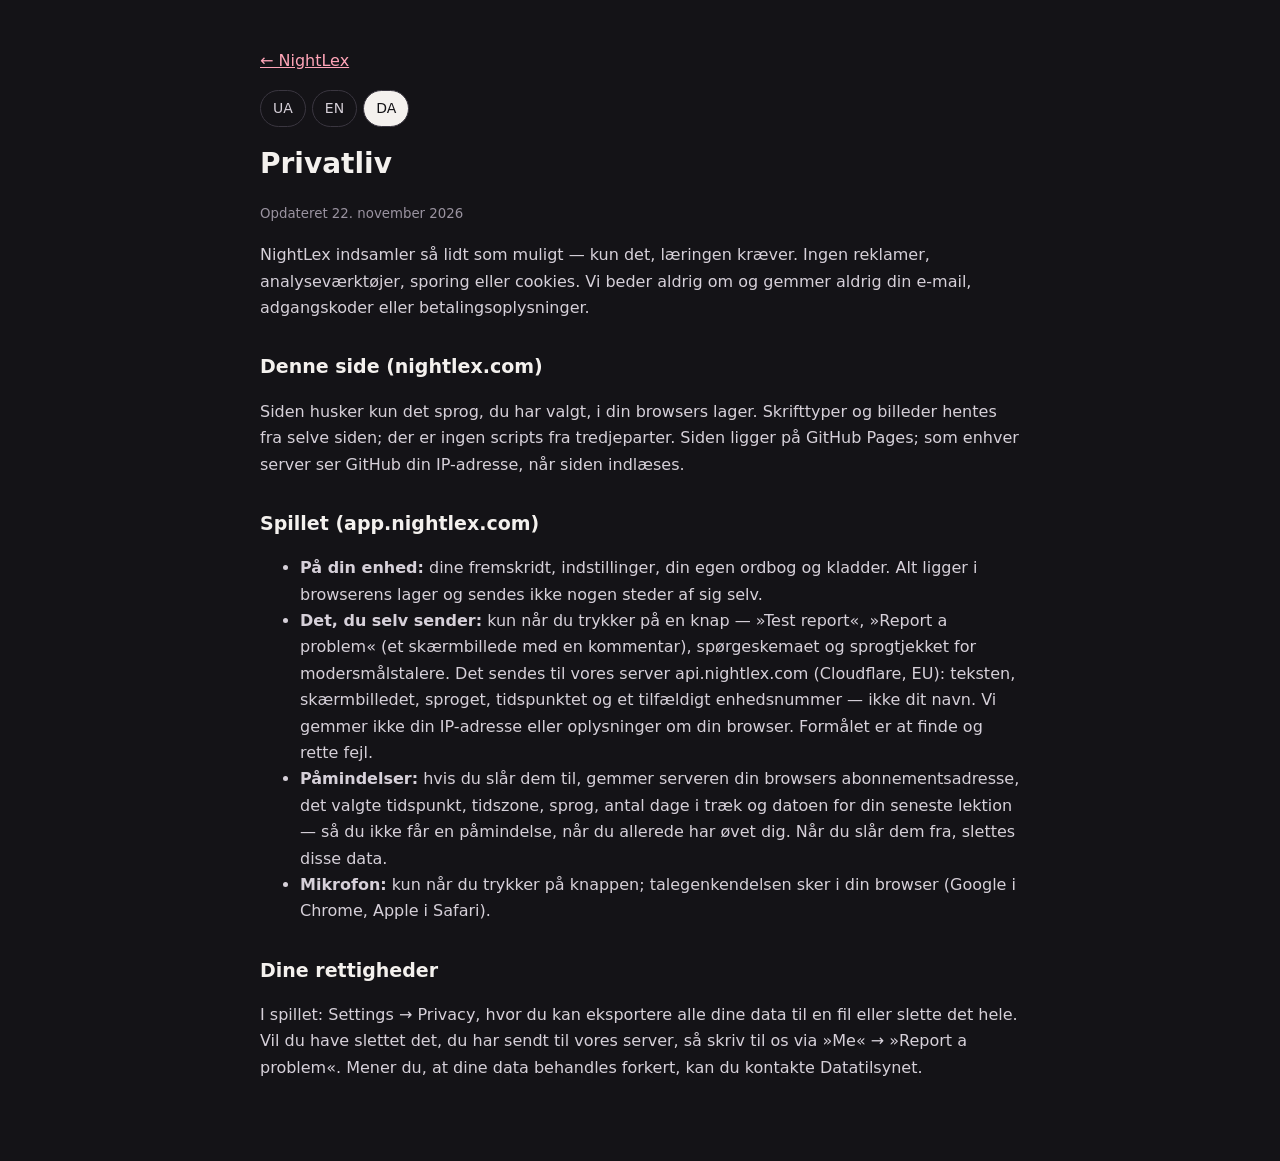
<file: da/privacy.html>
<!doctype html>
<html lang="da"><head><meta charset="utf-8"><meta name="viewport" content="width=device-width,initial-scale=1">
<meta http-equiv="Content-Security-Policy" content="default-src 'self'; style-src 'unsafe-inline'; img-src 'self'">
<title>NightLex — privatliv</title><link rel="icon" href="/icon-192.png"><link rel="canonical" href="https://nightlex.com/da/privacy.html"><link rel="alternate" hreflang="uk" href="https://nightlex.com/privacy.html"><link rel="alternate" hreflang="en" href="https://nightlex.com/en/privacy.html"><link rel="alternate" hreflang="da" href="https://nightlex.com/da/privacy.html">
<style>body{margin:0;background:#141317;color:#f4f1ee;font:16px/1.65 system-ui,-apple-system,sans-serif}main{max-width:760px;margin:0 auto;padding:32px 20px 64px}a{color:#FFA5B8}h1{font-size:28px;line-height:1.2}h2{font-size:19px;margin-top:30px}p,li{color:#d6d0d9}small{color:#9a93a0}nav.lg{display:flex;gap:6px;margin:0 0 20px}nav.lg a{padding:6px 12px;border:1px solid #3a3640;border-radius:999px;text-decoration:none;color:#d6d0d9;font-size:14px}nav.lg a[aria-current]{background:#f4f1ee;color:#141317}</style></head>
<body><main>
<p><a href="/da/">← NightLex</a></p>
<nav class="lg" aria-label="Language"><a href="/privacy.html" hreflang="uk">UA</a><a href="/en/privacy.html" hreflang="en">EN</a><a href="/da/privacy.html" hreflang="da" aria-current="page">DA</a></nav>
<h1>Privatliv</h1><p><small>Opdateret 22. november 2026</small></p>
<p>NightLex indsamler så lidt som muligt — kun det, læringen kræver. Ingen reklamer, analyseværktøjer, sporing eller cookies. Vi beder aldrig om og gemmer aldrig din e-mail, adgangskoder eller betalingsoplysninger.</p>
<h2>Denne side (nightlex.com)</h2>
<p>Siden husker kun det sprog, du har valgt, i din browsers lager. Skrifttyper og billeder hentes fra selve siden; der er ingen scripts fra tredjeparter. Siden ligger på GitHub Pages; som enhver server ser GitHub din IP-adresse, når siden indlæses.</p>
<h2>Spillet (app.nightlex.com)</h2><ul>
<li><b>På din enhed:</b> dine fremskridt, indstillinger, din egen ordbog og kladder. Alt ligger i browserens lager og sendes ikke nogen steder af sig selv.</li>
<li><b>Det, du selv sender:</b> kun når du trykker på en knap — »Test report«, »Report a problem« (et skærmbillede med en kommentar), spørgeskemaet og sprogtjekket for modersmålstalere. Det sendes til vores server api.nightlex.com (Cloudflare, EU): teksten, skærmbilledet, sproget, tidspunktet og et tilfældigt enhedsnummer — ikke dit navn. Vi gemmer ikke din IP-adresse eller oplysninger om din browser. Formålet er at finde og rette fejl.</li>
<li><b>Påmindelser:</b> hvis du slår dem til, gemmer serveren din browsers abonnementsadresse, det valgte tidspunkt, tidszone, sprog, antal dage i træk og datoen for din seneste lektion — så du ikke får en påmindelse, når du allerede har øvet dig. Når du slår dem fra, slettes disse data.</li>
<li><b>Mikrofon:</b> kun når du trykker på knappen; talegenkendelsen sker i din browser (Google i Chrome, Apple i Safari).</li></ul>
<h2>Dine rettigheder</h2>
<p>I spillet: Settings → Privacy, hvor du kan eksportere alle dine data til en fil eller slette det hele. Vil du have slettet det, du har sendt til vores server, så skriv til os via »Me« → »Report a problem«. Mener du, at dine data behandles forkert, kan du kontakte Datatilsynet.</p>
</main></body></html>
</file>
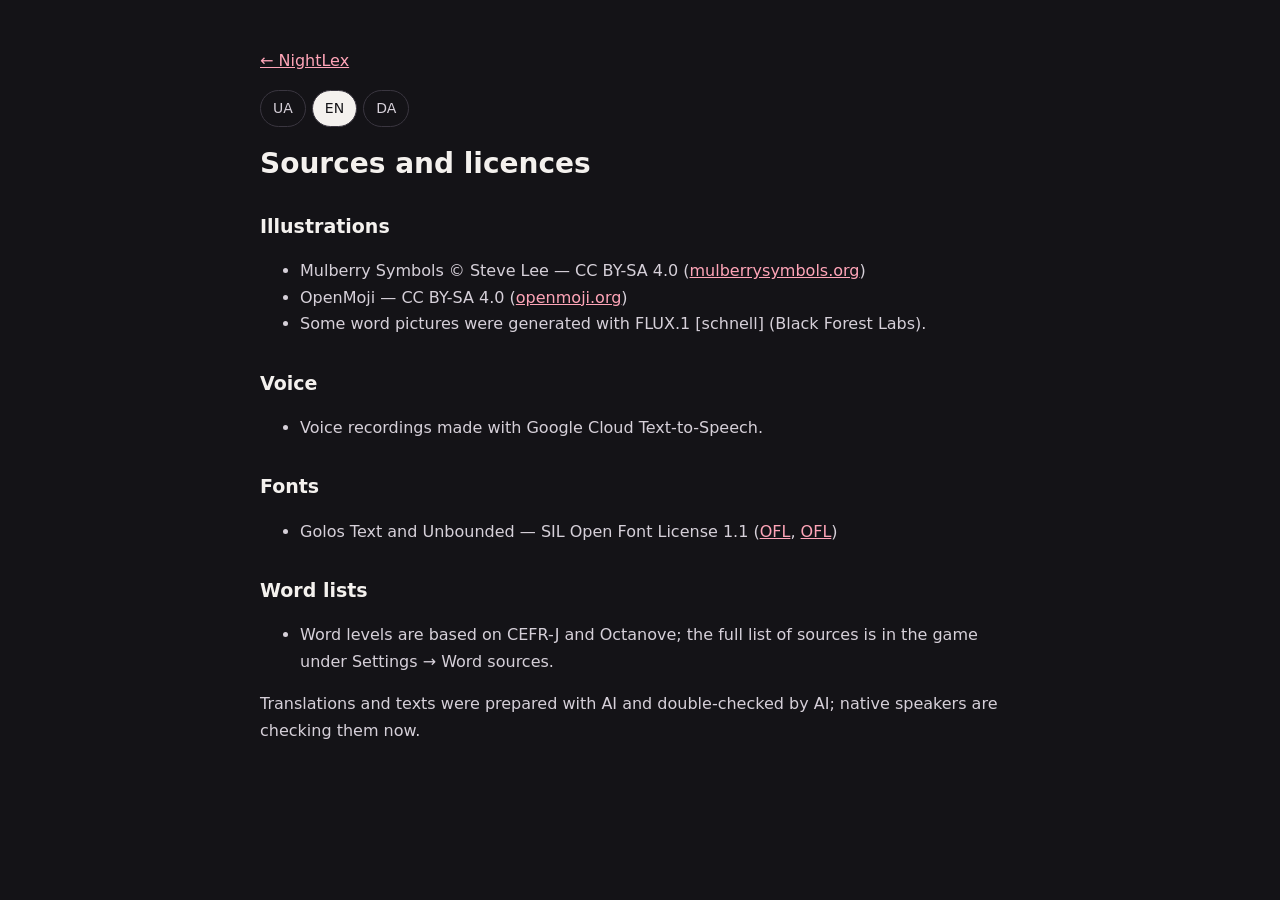
<file: en/credits.html>
<!doctype html>
<html lang="en"><head><meta charset="utf-8"><meta name="viewport" content="width=device-width,initial-scale=1">
<meta http-equiv="Content-Security-Policy" content="default-src 'self'; style-src 'unsafe-inline'; img-src 'self'">
<title>NightLex — sources and licences</title><link rel="icon" href="/icon-192.png"><link rel="canonical" href="https://nightlex.com/en/credits.html"><link rel="alternate" hreflang="uk" href="https://nightlex.com/credits.html"><link rel="alternate" hreflang="en" href="https://nightlex.com/en/credits.html"><link rel="alternate" hreflang="da" href="https://nightlex.com/da/credits.html">
<style>body{margin:0;background:#141317;color:#f4f1ee;font:16px/1.65 system-ui,-apple-system,sans-serif}main{max-width:760px;margin:0 auto;padding:32px 20px 64px}a{color:#FFA5B8}h1{font-size:28px;line-height:1.2}h2{font-size:19px;margin-top:30px}p,li{color:#d6d0d9}small{color:#9a93a0}nav.lg{display:flex;gap:6px;margin:0 0 20px}nav.lg a{padding:6px 12px;border:1px solid #3a3640;border-radius:999px;text-decoration:none;color:#d6d0d9;font-size:14px}nav.lg a[aria-current]{background:#f4f1ee;color:#141317}</style></head>
<body><main>
<p><a href="/en/">← NightLex</a></p>
<nav class="lg" aria-label="Language"><a href="/credits.html" hreflang="uk">UA</a><a href="/en/credits.html" hreflang="en" aria-current="page">EN</a><a href="/da/credits.html" hreflang="da">DA</a></nav>
<h1>Sources and licences</h1>
<h2>Illustrations</h2><ul>
<li>Mulberry Symbols © Steve Lee — CC BY-SA 4.0 (<a href="https://mulberrysymbols.org">mulberrysymbols.org</a>)</li>
<li>OpenMoji — CC BY-SA 4.0 (<a href="https://openmoji.org">openmoji.org</a>)</li>
<li>Some word pictures were generated with FLUX.1 [schnell] (Black Forest Labs).</li></ul>
<h2>Voice</h2><ul><li>Voice recordings made with Google Cloud Text-to-Speech.</li></ul>
<h2>Fonts</h2><ul><li>Golos Text and Unbounded — SIL Open Font License 1.1 (<a href="/fonts/OFL-GolosText.txt">OFL</a>, <a href="/fonts/OFL-Unbounded.txt">OFL</a>)</li></ul>
<h2>Word lists</h2><ul><li>Word levels are based on CEFR-J and Octanove; the full list of sources is in the game under Settings → Word sources.</li></ul>
<p>Translations and texts were prepared with AI and double-checked by AI; native speakers are checking them now.</p>
</main></body></html>
</file>
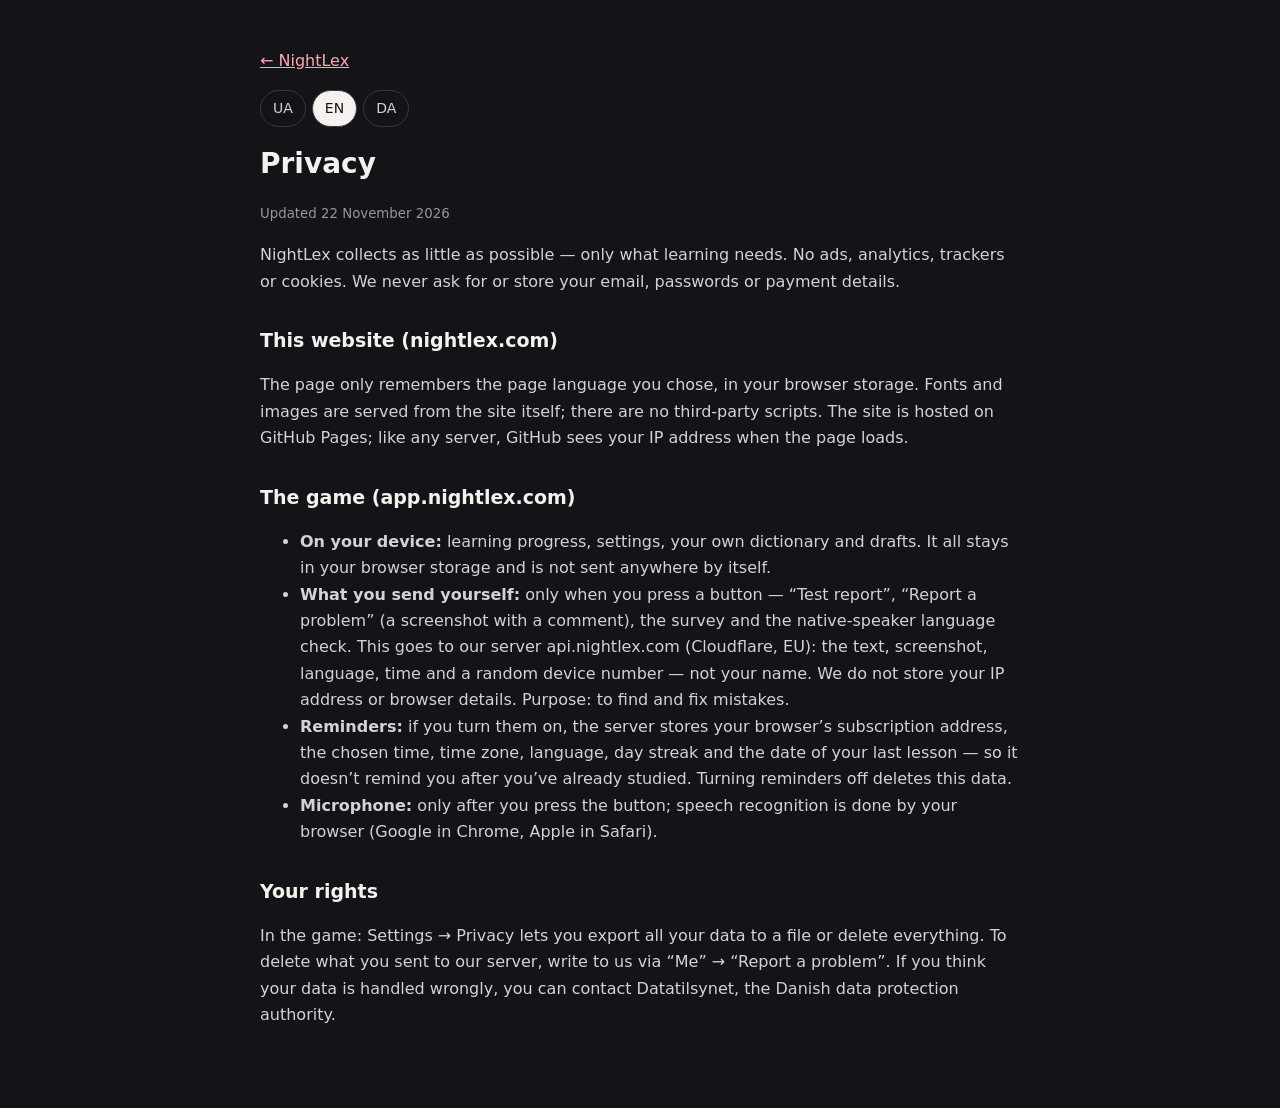
<file: en/privacy.html>
<!doctype html>
<html lang="en"><head><meta charset="utf-8"><meta name="viewport" content="width=device-width,initial-scale=1">
<meta http-equiv="Content-Security-Policy" content="default-src 'self'; style-src 'unsafe-inline'; img-src 'self'">
<title>NightLex — privacy</title><link rel="icon" href="/icon-192.png"><link rel="canonical" href="https://nightlex.com/en/privacy.html"><link rel="alternate" hreflang="uk" href="https://nightlex.com/privacy.html"><link rel="alternate" hreflang="en" href="https://nightlex.com/en/privacy.html"><link rel="alternate" hreflang="da" href="https://nightlex.com/da/privacy.html">
<style>body{margin:0;background:#141317;color:#f4f1ee;font:16px/1.65 system-ui,-apple-system,sans-serif}main{max-width:760px;margin:0 auto;padding:32px 20px 64px}a{color:#FFA5B8}h1{font-size:28px;line-height:1.2}h2{font-size:19px;margin-top:30px}p,li{color:#d6d0d9}small{color:#9a93a0}nav.lg{display:flex;gap:6px;margin:0 0 20px}nav.lg a{padding:6px 12px;border:1px solid #3a3640;border-radius:999px;text-decoration:none;color:#d6d0d9;font-size:14px}nav.lg a[aria-current]{background:#f4f1ee;color:#141317}</style></head>
<body><main>
<p><a href="/en/">← NightLex</a></p>
<nav class="lg" aria-label="Language"><a href="/privacy.html" hreflang="uk">UA</a><a href="/en/privacy.html" hreflang="en" aria-current="page">EN</a><a href="/da/privacy.html" hreflang="da">DA</a></nav>
<h1>Privacy</h1><p><small>Updated 22 November 2026</small></p>
<p>NightLex collects as little as possible — only what learning needs. No ads, analytics, trackers or cookies. We never ask for or store your email, passwords or payment details.</p>
<h2>This website (nightlex.com)</h2>
<p>The page only remembers the page language you chose, in your browser storage. Fonts and images are served from the site itself; there are no third-party scripts. The site is hosted on GitHub Pages; like any server, GitHub sees your IP address when the page loads.</p>
<h2>The game (app.nightlex.com)</h2><ul>
<li><b>On your device:</b> learning progress, settings, your own dictionary and drafts. It all stays in your browser storage and is not sent anywhere by itself.</li>
<li><b>What you send yourself:</b> only when you press a button — “Test report”, “Report a problem” (a screenshot with a comment), the survey and the native-speaker language check. This goes to our server api.nightlex.com (Cloudflare, EU): the text, screenshot, language, time and a random device number — not your name. We do not store your IP address or browser details. Purpose: to find and fix mistakes.</li>
<li><b>Reminders:</b> if you turn them on, the server stores your browser’s subscription address, the chosen time, time zone, language, day streak and the date of your last lesson — so it doesn’t remind you after you’ve already studied. Turning reminders off deletes this data.</li>
<li><b>Microphone:</b> only after you press the button; speech recognition is done by your browser (Google in Chrome, Apple in Safari).</li></ul>
<h2>Your rights</h2>
<p>In the game: Settings → Privacy lets you export all your data to a file or delete everything. To delete what you sent to our server, write to us via “Me” → “Report a problem”. If you think your data is handled wrongly, you can contact Datatilsynet, the Danish data protection authority.</p>
</main></body></html>
</file>
<file: landing.css>
@font-face{font-family:'Golos Text';font-weight:400 800;font-display:swap;src:url(fonts/golos-text-cyrillic.woff2) format('woff2');unicode-range:U+0301,U+0400-045F,U+0490-0491,U+04B0-04B1,U+2116}
@font-face{font-family:'Golos Text';font-weight:400 800;font-display:swap;src:url(fonts/golos-text-latin-ext.woff2) format('woff2');unicode-range:U+0100-02BA,U+02BD-02C5,U+02C7-02CC,U+02CE-02D7,U+02DD-02FF,U+0304,U+0308,U+0329,U+1D00-1DBF,U+1E00-1E9F,U+1EF2-1EFF,U+2020,U+20A0-20AB,U+20AD-20C4,U+2113,U+2C60-2C7F,U+A720-A7FF}
@font-face{font-family:'Golos Text';font-weight:400 800;font-display:swap;src:url(fonts/golos-text-latin.woff2) format('woff2');unicode-range:U+0000-00FF,U+0131,U+0152-0153,U+02BB-02BC,U+02C6,U+02DA,U+02DC,U+0304,U+0308,U+0329,U+2000-206F,U+20AC,U+2122,U+2191,U+2193,U+2212,U+2215,U+FEFF,U+FFFD}
@font-face{font-family:'Unbounded';font-weight:600 800;font-display:swap;src:url(fonts/unbounded-cyrillic.woff2) format('woff2');unicode-range:U+0301,U+0400-045F,U+0490-0491,U+04B0-04B1,U+2116}
@font-face{font-family:'Unbounded';font-weight:600 800;font-display:swap;src:url(fonts/unbounded-latin-ext.woff2) format('woff2');unicode-range:U+0100-02BA,U+02BD-02C5,U+02C7-02CC,U+02CE-02D7,U+02DD-02FF,U+0304,U+0308,U+0329,U+1D00-1DBF,U+1E00-1E9F,U+1EF2-1EFF,U+2020,U+20A0-20AB,U+20AD-20C4,U+2113,U+2C60-2C7F,U+A720-A7FF}
@font-face{font-family:'Unbounded';font-weight:600 800;font-display:swap;src:url(fonts/unbounded-latin.woff2) format('woff2');unicode-range:U+0000-00FF,U+0131,U+0152-0153,U+02BB-02BC,U+02C6,U+02DA,U+02DC,U+0304,U+0308,U+0329,U+2000-206F,U+20AC,U+2122,U+2191,U+2193,U+2212,U+2215,U+FEFF,U+FFFD}

/* кольори дня — ті самі, що в грі; акцент сторінки змінюється щодня (landing.js) і в блоці «Щодня — новий колір» */
:root{--bg:#121115;--bg2:#19171d;--s1:#211f26;--s2:#2a2730;--line:rgba(255,255,255,.09);--line2:rgba(255,255,255,.16);--tx:#f5f2ef;--mut:#aaa3ad;--mut2:#7e7782;
 --a:#FFA5B8;--a2:#BBA8FF;--a3:#A6DB86;--a4:#FFC98F;--ok:#8EE29B;--bad:#FF8B8B;
 --disp:'Unbounded',system-ui,sans-serif;--body:'Golos Text',system-ui,-apple-system,'Segoe UI',sans-serif;color-scheme:dark}
:root[data-accent="lavender"]{--a:#BBA8FF;--a2:#A6DB86;--a3:#FFC98F;--a4:#FFA5B8}
:root[data-accent="sage"]{--a:#A6DB86;--a2:#FFC98F;--a3:#FFA5B8;--a4:#BBA8FF}
:root[data-accent="sand"]{--a:#FFC98F;--a2:#FFA5B8;--a3:#BBA8FF;--a4:#A6DB86}
:root[data-accent="rose"]{--a:#FFA5B8;--a2:#BBA8FF;--a3:#A6DB86;--a4:#FFC98F}
*{box-sizing:border-box}
html{-webkit-text-size-adjust:100%;scroll-behavior:smooth;scroll-padding-top:84px}
body{margin:0;background:var(--bg);color:var(--tx);font:17px/1.55 var(--body);overflow-x:hidden;-webkit-font-smoothing:antialiased}
a{color:inherit}
img{max-width:100%}
.wrap{max-width:1160px;margin:0 auto;padding:0 20px}
svg{fill:none;stroke:currentColor;stroke-width:1.9;stroke-linecap:round;stroke-linejoin:round}
:focus-visible{outline:2px solid var(--a);outline-offset:3px;border-radius:8px}

/* НІЧНЕ НЕБО ПОЗАДУ */
.sky{position:fixed;inset:0;z-index:-1;overflow:hidden;background:radial-gradient(1200px 700px at 80% -10%,color-mix(in srgb,var(--a) 20%,transparent),transparent 60%),radial-gradient(900px 600px at -10% 40%,color-mix(in srgb,var(--a2) 12%,transparent),transparent 60%),linear-gradient(180deg,#0f0e12,#16131a 60%,#1b1720);transition:background .8s}
#stars circle{fill:#fff;animation:tw var(--d,4s) ease-in-out infinite;animation-delay:var(--dl,0s)}
@keyframes tw{0%,100%{opacity:var(--o,.6)}50%{opacity:.12}}
.aurora{position:absolute;left:-20%;right:-20%;top:-30%;height:80%;background:conic-gradient(from 200deg at 50% 50%,transparent,color-mix(in srgb,var(--a) 16%,transparent),transparent 30%,color-mix(in srgb,var(--a2) 12%,transparent),transparent 60%);filter:blur(60px);opacity:.6;animation:aur 22s ease-in-out infinite alternate}
@keyframes aur{to{transform:translateX(8%) rotate(8deg)}}

/* НАВІГАЦІЯ */
.nav{position:sticky;top:0;z-index:20;transition:background .3s,border-color .3s;border-bottom:1px solid transparent;padding-top:env(safe-area-inset-top)}
.nav.solid{background:rgba(18,17,21,.78);-webkit-backdrop-filter:saturate(1.4) blur(14px);backdrop-filter:saturate(1.4) blur(14px);border-color:var(--line)}
.nav-in{display:flex;align-items:center;justify-content:space-between;gap:16px;height:68px}
.logo{display:inline-flex;align-items:center;font:800 21px/1 var(--disp);text-decoration:none;letter-spacing:-.01em}
.logo.sm{font-size:17px}
.lx{background:linear-gradient(90deg,var(--a),var(--a2) 45%,var(--a3) 75%,var(--a4));-webkit-background-clip:text;background-clip:text;color:transparent}
.logo svg{width:14px;height:14px;margin:-14px 0 0 3px;fill:var(--a);stroke:none}
.links{display:flex;gap:26px;font-size:15px;color:var(--mut)}
.links a{text-decoration:none}.links a:hover{color:var(--tx)}
.nav-r{display:flex;align-items:center;gap:10px}
.lang{display:flex;gap:2px;padding:3px;border:1px solid var(--line2);border-radius:999px}
.lang button{all:unset;cursor:pointer;padding:6px 10px;border-radius:999px;font:700 12px/1 var(--body);color:var(--mut)}
.lang button[aria-pressed="true"]{background:var(--tx);color:var(--bg)}

/* КНОПКИ */
.btn{display:inline-flex;align-items:center;justify-content:center;gap:10px;border-radius:999px;font:700 15px/1 var(--disp);text-decoration:none;white-space:nowrap;transition:transform .2s,box-shadow .2s,background .3s}
.btn.sm{height:40px;padding:0 18px;font-size:13px}
.btn.big{height:58px;padding:0 28px;font-size:16px}
.btn.main{background:linear-gradient(100deg,color-mix(in srgb,var(--a) 82%,#fff),var(--a) 45%,color-mix(in srgb,var(--a) 70%,#fff));color:#1b1118;box-shadow:0 12px 40px -10px color-mix(in srgb,var(--a) 70%,transparent),inset 0 1px 0 rgba(255,255,255,.5)}
.btn.main:hover{transform:translateY(-2px);box-shadow:0 18px 50px -10px color-mix(in srgb,var(--a) 80%,transparent),inset 0 1px 0 rgba(255,255,255,.5)}
.btn.ghost{border:1.5px solid var(--line2);color:var(--tx);background:rgba(255,255,255,.03)}
.btn.ghost:hover{background:rgba(255,255,255,.07)}
.btn svg{width:18px;height:18px;stroke-width:2.3}

/* ПЕРШИЙ ЕКРАН */
.hero{overflow-x:clip;display:grid;grid-template-columns:1.05fr 1fr;gap:40px;align-items:center;min-height:calc(100svh - 68px);padding-top:24px;padding-bottom:56px}
.kick{display:inline-flex;align-items:center;gap:10px;padding:8px 14px 8px 10px;border-radius:999px;border:1px solid var(--line2);background:rgba(255,255,255,.04);font:700 12.5px/1 var(--body);letter-spacing:.06em;text-transform:uppercase;color:var(--mut)}
.kick i{width:8px;height:8px;border-radius:50%;background:var(--a3);box-shadow:0 0 0 0 color-mix(in srgb,var(--a3) 60%,transparent);animation:pulse 2.4s infinite}
@keyframes pulse{70%{box-shadow:0 0 0 9px transparent}100%{box-shadow:0 0 0 0 transparent}}
h1{font:800 clamp(38px,6.2vw,76px)/1.02 var(--disp);letter-spacing:-.03em;margin:22px 0 20px}
.grad{background:linear-gradient(95deg,var(--a),var(--a2) 35%,var(--a3) 65%,var(--a4),var(--a));background-size:250% 100%;-webkit-background-clip:text;background-clip:text;color:transparent;animation:shine 9s linear infinite}
@keyframes shine{to{background-position:-250% 0}}
.lead{font-size:clamp(17px,1.5vw,20px);color:var(--mut);max-width:31em;margin:0 0 32px}
.ctas{display:flex;flex-wrap:wrap;gap:12px}
.pills{list-style:none;display:flex;flex-wrap:wrap;gap:8px;padding:0;margin:28px 0 0}
.pills li{display:inline-flex;align-items:center;gap:8px;padding:7px 13px;border-radius:999px;background:rgba(255,255,255,.04);border:1px solid var(--line);font-size:13.5px;color:var(--mut)}
.pills li::before{content:"";width:6px;height:6px;border-radius:50%;background:var(--a)}

/* телефони */
.ph{position:relative;aspect-ratio:390/844;border-radius:44px;padding:9px;background:linear-gradient(160deg,#3a3640,#141317 40%,#2a2730);box-shadow:0 40px 90px -30px rgba(0,0,0,.8),0 0 0 1px rgba(255,255,255,.08),inset 0 0 0 1px rgba(255,255,255,.06)}
.ph img{display:block;width:100%;height:100%;object-fit:cover;border-radius:36px;background:#141317}
.stage{position:relative;height:min(680px,80vh);perspective:1400px}
.stage .glow,.col-ph .glow{position:absolute;inset:10% 5% 5%;background:radial-gradient(closest-side,color-mix(in srgb,var(--a) 45%,transparent),transparent);filter:blur(30px);opacity:.75;transition:background .8s}
.stage .ph{position:absolute;width:min(290px,42%);will-change:transform;transition:transform .9s cubic-bezier(.2,.7,.2,1)}
.ph-c{left:50%;top:2%;transform:translateX(-50%) translateY(var(--py,0px));z-index:3}
.ph-l{left:6%;top:12%;transform:rotate(-9deg) translateY(var(--py2,0px)) scale(.86);z-index:2;opacity:.9}
.ph-r{right:6%;top:12%;transform:rotate(9deg) translateY(var(--py2,0px)) scale(.86);z-index:2;opacity:.9}
.chip{position:absolute;z-index:4;display:flex;align-items:center;gap:8px;padding:11px 15px;border-radius:16px;background:rgba(30,28,35,.82);-webkit-backdrop-filter:blur(12px);backdrop-filter:blur(12px);border:1px solid var(--line2);box-shadow:0 14px 40px -12px rgba(0,0,0,.7);font-size:14px;white-space:nowrap;animation:float 6s ease-in-out infinite}
.chip b{font:800 15px/1 var(--disp);color:var(--a)}
.chip span{color:var(--mut)}
.chip svg{width:20px;height:20px;padding:3px;border-radius:50%;background:var(--ok);color:#10240f;stroke-width:3}
.c1{left:2%;top:46%}.c2{right:0;top:30%;animation-delay:-2s}.c2 span{color:var(--ok);font-weight:700}.c3{right:8%;bottom:8%;animation-delay:-4s}
@keyframes float{50%{transform:translateY(-10px)}}

/* БІГУЧИЙ РЯДОК */
.ticker{overflow:hidden;border-block:1px solid var(--line);background:rgba(255,255,255,.02);-webkit-mask:linear-gradient(90deg,transparent,#000 8%,#000 92%,transparent);mask:linear-gradient(90deg,transparent,#000 8%,#000 92%,transparent)}
.tk-track{display:flex;gap:40px;width:max-content;padding:18px 0;animation:tick 60s linear infinite}
.tk-track span{font:700 18px/1 var(--disp);white-space:nowrap;color:var(--tx)}
.tk-track span em{font:400 16px/1 var(--body);font-style:normal;color:var(--mut);margin-left:10px}
.tk-track span::after{content:"✦";margin-left:40px;color:var(--a);font-size:14px}
@keyframes tick{to{transform:translateX(-50%)}}

/* РОЗДІЛИ */
.sec{padding:110px 20px 0}
.sec-head{max-width:760px;margin-bottom:44px}
.eyebrow{display:inline-block;font:700 13px/1 var(--body);letter-spacing:.12em;text-transform:uppercase;color:var(--a);margin-bottom:14px}
h2{font:800 clamp(30px,4.4vw,54px)/1.06 var(--disp);letter-spacing:-.025em;margin:0 0 16px}
h3{font:700 19px/1.3 var(--body);margin:0 0 8px}
.sub{color:var(--mut);font-size:18px;max-width:36em;margin:0}
.sub.small{font-size:14.5px;margin-top:18px}
.tag{display:inline-block;font:700 11.5px/1 var(--body);letter-spacing:.1em;text-transform:uppercase;color:var(--a)}

/* СПРОБУЙ */
.try{display:grid;grid-template-columns:420px 1fr;gap:22px}
.quiz,.reader,.tile,.honest,.pace-box,.final,.tl,.faq details{background:linear-gradient(180deg,rgba(255,255,255,.055),rgba(255,255,255,.02));border:1px solid var(--line);border-radius:30px}
.quiz{padding:24px;text-align:center}
.q-top{display:flex;justify-content:space-between;align-items:center}
.q-n{font:700 13px/1 var(--body);color:var(--mut2)}
.q-pic{width:150px;height:150px;margin:18px auto 12px;border-radius:50%;overflow:hidden;background:#fff;box-shadow:0 0 0 8px color-mix(in srgb,var(--a) 18%,transparent),0 20px 40px -12px rgba(0,0,0,.6);transition:transform .4s}
.q-pic img{width:100%;height:100%;object-fit:cover}
.q-pic.pop{animation:pop .45s}
@keyframes pop{40%{transform:scale(1.08)}}
.q-word{font:800 38px/1.1 var(--disp);letter-spacing:-.02em}
.q-ask{margin:6px 0 16px;color:var(--mut);font-size:15px}
.q-opts{display:grid;gap:10px}
.q-opts button{all:unset;cursor:pointer;display:flex;justify-content:space-between;align-items:center;padding:15px 18px;border-radius:16px;border:1.5px solid var(--line2);background:rgba(255,255,255,.03);font-weight:600;font-size:17px;transition:border-color .2s,background .2s,transform .15s;text-align:left}
.q-opts button:hover{border-color:color-mix(in srgb,var(--a) 60%,transparent)}
.q-opts button:active{transform:scale(.98)}
.q-opts button.ok{border-color:var(--ok);background:color-mix(in srgb,var(--ok) 14%,transparent)}
.q-opts button.bad{border-color:var(--bad);background:color-mix(in srgb,var(--bad) 12%,transparent);animation:shake .35s}
.q-opts button.ok::after{content:"✓";color:var(--ok);font-weight:800}
.q-opts button.bad::after{content:"✕";color:var(--bad);font-weight:800}
@keyframes shake{25%{transform:translateX(-5px)}75%{transform:translateX(5px)}}
.q-fb{min-height:52px;margin-top:14px;font-size:15px;color:var(--mut);text-align:left}
.q-fb b{color:var(--tx)}
.q-fb .next{all:unset;cursor:pointer;display:block;margin-top:12px;text-align:center;padding:13px;border-radius:999px;background:var(--tx);color:var(--bg);font:700 14px/1 var(--disp)}
.q-done{padding:30px 0 10px}
.q-done b{display:block;font:800 52px/1 var(--disp);color:var(--a);margin-bottom:8px}
.reader{padding:28px;display:flex;flex-direction:column}
.rd-text{font:500 clamp(22px,2.4vw,30px)/1.7 var(--body);margin:18px 0 20px}
.rd-text button{all:unset;cursor:pointer;border-radius:8px;padding:0 3px;margin:0 -1px;transition:background .2s,color .2s;background-image:linear-gradient(color-mix(in srgb,var(--a) 50%,transparent),color-mix(in srgb,var(--a) 50%,transparent));background-size:100% 2px;background-position:0 92%;background-repeat:no-repeat}
.rd-text button:hover{color:var(--a)}
.rd-text button.on{background:color-mix(in srgb,var(--a) 22%,transparent);color:var(--tx)}
.rd-tip{min-height:84px;padding:16px 18px;border-radius:18px;background:rgba(0,0,0,.25);border:1px solid var(--line);color:var(--mut);font-size:16px}
.rd-tip b{display:block;font:800 22px/1.2 var(--disp);color:var(--tx);margin-bottom:4px}
.rd-tip.flash{animation:flash .4s}
@keyframes flash{from{border-color:var(--a)}}
.rd-note{margin:auto 0 0;padding-top:18px;font-size:14px;color:var(--mut2)}

/* ЯК ЦЕ ПРАЦЮЄ */
.story{display:grid;grid-template-columns:1fr 1fr;gap:60px;align-items:start}
.story-ph{position:sticky;top:110px;display:flex;justify-content:center}
.story-ph .ph{width:310px}
.story-ph img{transition:opacity .35s}
.story-ph img.fade{opacity:0}
.steps{list-style:none;margin:0;padding:0}
.step{min-height:62vh;display:flex;flex-direction:column;justify-content:center;padding:20px 0;opacity:.35;transition:opacity .4s}
.step.on{opacity:1}
.step .num{font:800 15px/1 var(--disp);color:var(--a);margin-bottom:14px}
.step h3{font:800 clamp(26px,3vw,38px)/1.1 var(--disp);letter-spacing:-.02em;margin-bottom:14px}
.step p{color:var(--mut);font-size:18px;margin:0;max-width:26em}
.m-shot{display:none}

/* КОЛЬОРИ */
.colors{display:grid;grid-template-columns:1.1fr 1fr;gap:50px;align-items:center;padding:56px;border-radius:40px;border:1px solid var(--line);background:radial-gradient(600px 400px at 80% 50%,color-mix(in srgb,var(--a) 14%,transparent),transparent 70%),rgba(255,255,255,.02);transition:background .6s}
.swatches{display:flex;flex-wrap:wrap;gap:10px;margin:30px 0 18px}
.sw{all:unset;cursor:pointer;display:inline-flex;align-items:center;gap:10px;padding:10px 16px 10px 10px;border-radius:999px;border:1.5px solid var(--line2);font-weight:600;font-size:15px;transition:border-color .2s,background .2s}
.sw i{width:26px;height:26px;border-radius:50%;box-shadow:inset 0 0 0 2px rgba(0,0,0,.25)}
.sw[data-pal="lavender"] i{background:#BBA8FF}.sw[data-pal="sage"] i{background:#A6DB86}.sw[data-pal="sand"] i{background:#FFC98F}.sw[data-pal="rose"] i{background:#FFA5B8}
.sw[aria-checked="true"]{border-color:var(--a);background:color-mix(in srgb,var(--a) 14%,transparent)}
.daynight{display:inline-flex;padding:4px;border-radius:999px;border:1px solid var(--line2)}
.daynight button{all:unset;cursor:pointer;display:inline-flex;align-items:center;gap:8px;padding:9px 16px;border-radius:999px;font-weight:600;font-size:14.5px;color:var(--mut)}
.daynight button svg{width:17px;height:17px}
.daynight button[aria-pressed="true"]{background:var(--tx);color:var(--bg)}
.col-ph{position:relative;display:flex;justify-content:center}
.col-ph .ph{width:300px}
.col-ph img{transition:opacity .3s}.col-ph img.fade{opacity:.2}

/* МОЖЛИВОСТІ */
.bento{display:grid;grid-template-columns:repeat(6,1fr);gap:16px}
.tile{padding:28px;position:relative;overflow:hidden;transition:transform .3s,border-color .3s}
.tile:hover{border-color:var(--line2);transform:translateY(-3px)}
.tile p{color:var(--mut);margin:0;font-size:16px}
.t-voice,.t-fsrs{grid-column:span 3}.t-read,.t-dlg,.t-mist{grid-column:span 2}.t-lv{grid-column:span 6}
.ic{width:48px;height:48px;border-radius:15px;display:flex;align-items:center;justify-content:center;margin-bottom:18px;background:color-mix(in srgb,var(--a) 15%,transparent);color:var(--a)}
.ic svg{width:24px;height:24px}
.t-fsrs .ic,.t-mist .ic{background:color-mix(in srgb,var(--a2) 15%,transparent);color:var(--a2)}
.t-read .ic,.t-lv .ic{background:color-mix(in srgb,var(--a3) 15%,transparent);color:var(--a3)}
.wave{display:flex;align-items:center;gap:5px;height:54px;margin-top:22px}
.wave i{flex:1;max-width:8px;border-radius:9px;background:linear-gradient(var(--a),var(--a2));height:20%;animation:wave 1.4s ease-in-out infinite}
.wave i:nth-child(3n){animation-delay:-.3s}.wave i:nth-child(3n+1){animation-delay:-.7s}.wave i:nth-child(4n){animation-delay:-1s}.wave i:nth-child(5n){animation-delay:-.5s}
@keyframes wave{50%{height:100%}}
.curve{margin-top:18px}
.curve svg{width:100%;height:70px;overflow:visible}
.curve .cv{stroke:var(--a2);stroke-width:2.5;stroke-dasharray:600;stroke-dashoffset:600;transition:stroke-dashoffset 2.2s ease}
.tile.in .cv{stroke-dashoffset:0}
.curve circle{fill:var(--a2);stroke:none}
.curve small{display:block;margin-top:6px;color:var(--mut2);font-size:13px}
.t-lv{display:grid;grid-template-columns:auto 1fr;gap:0 24px;align-items:center}
.t-lv .ic{grid-row:span 2;margin:0}
.t-lv h3,.t-lv p{grid-column:2}
.lvls{grid-column:1/-1;display:flex;gap:8px;margin-top:22px}
.lvls b{flex:1;text-align:center;padding:14px 0;border-radius:14px;font:800 16px/1 var(--disp);background:rgba(255,255,255,.04);border:1px solid var(--line);transition:background .4s,color .4s}
.t-lv.in .lvls b{animation:lv .6s both}
.t-lv.in .lvls b:nth-child(1){animation-delay:.1s;background:color-mix(in srgb,var(--a) 30%,transparent)}
.t-lv.in .lvls b:nth-child(2){animation-delay:.2s;background:color-mix(in srgb,var(--a) 24%,transparent)}
.t-lv.in .lvls b:nth-child(3){animation-delay:.3s;background:color-mix(in srgb,var(--a) 18%,transparent)}
.t-lv.in .lvls b:nth-child(4){animation-delay:.4s;background:color-mix(in srgb,var(--a) 13%,transparent)}
.t-lv.in .lvls b:nth-child(5){animation-delay:.5s;background:color-mix(in srgb,var(--a) 9%,transparent)}
.t-lv.in .lvls b:nth-child(6){animation-delay:.6s;background:color-mix(in srgb,var(--a) 6%,transparent)}
@keyframes lv{from{transform:translateY(14px);opacity:0}}

/* ТЕМП */
.pace-box{display:grid;grid-template-columns:1fr 1fr;gap:40px;align-items:center;padding:50px}
.seg{display:flex;flex-wrap:wrap;gap:8px;margin-top:26px}
.seg button{all:unset;cursor:pointer;display:inline-flex;align-items:center;gap:9px;padding:13px 18px;border-radius:999px;border:1.5px solid var(--line2);font-weight:700;font-size:15.5px;transition:all .25s}
.seg button svg{width:19px;height:19px;color:var(--a)}
.seg button[aria-checked="true"]{background:var(--a);border-color:var(--a);color:#1b1118}
.seg button[aria-checked="true"] svg{color:#1b1118}
.pace-out{display:grid;grid-template-columns:repeat(3,1fr);gap:12px}
.po{padding:24px 16px;border-radius:22px;background:rgba(0,0,0,.22);border:1px solid var(--line);text-align:center}
.po b{display:block;font:800 clamp(30px,3.6vw,46px)/1 var(--disp);letter-spacing:-.03em;color:var(--a);transition:transform .3s}
.po b.bump{animation:pop .4s}
.po span{display:block;margin-top:10px;font-size:13.5px;color:var(--mut);line-height:1.35}

/* ЧЕСНО */
.honest{padding:50px}
.hon-grid{display:grid;grid-template-columns:repeat(3,1fr);gap:28px;margin-top:30px}
.hon-grid h3{display:flex;align-items:center;gap:10px}
.hon-grid h3::before{content:"";width:10px;height:10px;border-radius:3px;background:var(--a);transform:rotate(45deg);flex:none}
.hon-grid p{color:var(--mut);margin:0;font-size:16px}

/* ТЕСТУВАЛЬНИКАМ */
.os-tabs{display:inline-flex;padding:4px;border-radius:999px;border:1px solid var(--line2);margin-bottom:26px}
.os-tabs button{all:unset;cursor:pointer;padding:11px 20px;border-radius:999px;font-weight:700;font-size:15px;color:var(--mut)}
.os-tabs button[aria-selected="true"]{background:var(--tx);color:var(--bg)}
.inst{display:grid;grid-template-columns:repeat(3,1fr);gap:22px}
.inst figure{margin:0}
.inst figcaption{display:flex;gap:12px;margin-top:16px;font-size:16px;color:var(--mut)}
.inst figcaption b{flex:none;width:30px;height:30px;border-radius:50%;display:flex;align-items:center;justify-content:center;background:var(--a);color:#1b1118;font:800 14px/1 var(--disp)}
.inst u{color:var(--tx);text-decoration-color:var(--a)}
.kbd{display:inline-block;padding:0 7px;border-radius:7px;border:1px solid var(--line2);color:var(--tx)}
.mini{position:relative;aspect-ratio:9/12;border-radius:28px;overflow:hidden;border:1px solid var(--line2);background:#0d0c10;box-shadow:0 30px 60px -30px rgba(0,0,0,.8)}
.m-body{position:absolute;inset:0}
.m-app img{width:100%;height:100%;object-fit:cover;object-position:top;opacity:.85}
.m-dim::after{content:"";position:absolute;inset:0;background:rgba(0,0,0,.55)}
.m-tool{position:absolute;left:0;right:0;bottom:0;padding:10px 12px 14px;background:rgba(245,242,239,.94);color:#222}
.m-url{display:block;margin:0 auto 10px;padding:8px 12px;border-radius:12px;background:rgba(0,0,0,.07);font-size:12.5px;text-align:center;color:#333}
.m-icons{display:flex;justify-content:space-around;align-items:center}
.m-icons i{width:22px;height:22px;border-radius:6px;background:rgba(0,0,0,.12)}
.m-icons i.hl{background:none;width:auto;height:auto}
.hl svg{width:30px;height:30px;padding:4px;border-radius:10px;color:#0a64ff;stroke-width:2.2;box-shadow:0 0 0 3px var(--a);animation:ring 1.6s ease-in-out infinite}
@keyframes ring{50%{box-shadow:0 0 0 7px color-mix(in srgb,var(--a) 30%,transparent)}}
.m-sheet{position:absolute;left:8px;right:8px;bottom:8px;border-radius:20px;background:#f4f2f0;color:#1a1a1a;padding:8px;box-shadow:0 -10px 40px rgba(0,0,0,.4)}
.ms-head{display:flex;align-items:center;gap:10px;padding:8px 8px 12px;font-weight:700;font-size:14px}
.ms-head img{width:30px;height:30px;border-radius:8px}
.ms-row{display:flex;justify-content:space-between;align-items:center;padding:12px 12px;border-radius:12px;background:#fff;margin-top:4px;font-size:13.5px}
.ms-row svg{width:20px;height:20px;stroke-width:1.8}
.ms-row.hl{box-shadow:0 0 0 3px var(--a);font-weight:700;animation:ring 1.6s ease-in-out infinite}
.m-chrome{position:absolute;top:0;left:0;right:0;z-index:2;display:flex;align-items:center;gap:8px;padding:12px;background:#f1f3f4;color:#333}
.m-chrome .m-url{flex:1;margin:0;text-align:left;background:#fff}
.m-chrome .dots svg{width:26px;height:26px;fill:#333;stroke:none;padding:3px;border-radius:8px}
.m-chrome .hl svg{box-shadow:0 0 0 3px var(--a);animation:ring 1.6s ease-in-out infinite;color:#333}
.m-chrome+.m-body{top:52px}
.m-menu{position:absolute;right:8px;top:48px;z-index:3;width:72%;border-radius:12px;background:#fff;color:#222;padding:6px;box-shadow:0 10px 30px rgba(0,0,0,.45)}
.m-menu .ms-row{background:none;margin:0}
.m-home{background:radial-gradient(circle at 30% 20%,color-mix(in srgb,var(--a2) 55%,#2b2350),#120f1e 70%)}
.hs{position:absolute;inset:14% 10% 20%;display:grid;grid-template-columns:repeat(4,1fr);gap:18px 14px;align-content:start}
.hs i{aspect-ratio:1;border-radius:24%;background:rgba(255,255,255,.14)}
.hs i.nx{position:relative;background:none;animation:land 1.2s cubic-bezier(.2,1.4,.4,1) both}
.hs i.nx img{width:100%;border-radius:24%;box-shadow:0 0 0 3px var(--a),0 10px 24px rgba(0,0,0,.5)}
.hs i.nx span{position:absolute;left:50%;top:104%;transform:translateX(-50%);font:600 10.5px/1.2 var(--body);color:#fff;white-space:nowrap}
.os-pane:not([hidden]) .hs i.nx{animation:land 1.1s cubic-bezier(.2,1.4,.4,1) both}
@keyframes land{0%{transform:scale(.2);opacity:0}100%{transform:none;opacity:1}}
.note-c{margin:18px 0 0;font-size:14px;color:var(--mut2)}
.tst-links{display:grid;grid-template-columns:1fr 1fr;gap:16px;margin-top:34px}
.tl{display:block;padding:24px 26px;text-decoration:none;transition:border-color .25s,transform .25s}
.tl:hover{border-color:color-mix(in srgb,var(--a) 60%,transparent);transform:translateY(-2px)}
.tl b{display:block;font:700 18px/1.3 var(--body);margin-bottom:6px}
.tl span{color:var(--mut);font-size:15px}

/* FAQ */
.faq{display:grid;gap:10px;max-width:860px}
.faq details{border-radius:20px;padding:0 24px}
.faq summary{cursor:pointer;list-style:none;display:flex;justify-content:space-between;align-items:center;gap:16px;padding:22px 0;font-weight:700;font-size:18px}
.faq summary::-webkit-details-marker{display:none}
.faq summary::after{content:"+";flex:none;width:30px;height:30px;border-radius:50%;display:flex;align-items:center;justify-content:center;border:1px solid var(--line2);font-weight:500;font-size:20px;transition:transform .3s,background .3s}
.faq details[open] summary::after{transform:rotate(45deg);background:var(--a);color:#1b1118;border-color:var(--a)}
.faq details p{margin:0 0 22px;color:var(--mut);font-size:16.5px;max-width:44em}

/* ФІНАЛ */
.final{margin:110px 0 80px;padding:90px 30px;text-align:center;position:relative;overflow:hidden;background:radial-gradient(700px 360px at 50% 0,color-mix(in srgb,var(--a) 26%,transparent),transparent 70%),rgba(255,255,255,.03)}
.final .sub{margin:0 auto 32px}
footer{border-top:1px solid var(--line);padding:30px 0 calc(30px + env(safe-area-inset-bottom));color:var(--mut);font-size:14px}
.foot{display:flex;flex-wrap:wrap;align-items:center;gap:14px 28px;justify-content:space-between}
.foot nav{display:flex;flex-wrap:wrap;gap:10px 22px}
.foot nav a{color:var(--mut);text-decoration:none}.foot nav a:hover{color:var(--tx)}

/* ПОЯВА ПРИ ПРОКРУТЦІ */
.js .reveal{opacity:0;transform:translateY(22px);transition:opacity .8s ease,transform .8s cubic-bezier(.2,.7,.2,1)}
.js .reveal.in{opacity:1;transform:none}

/* ПЛАНШЕТ І ТЕЛЕФОН */
@media (max-width:980px){
 .links{display:none}
 .hero{grid-template-columns:1fr;min-height:0;padding-top:20px;gap:10px}
 .stage{height:560px;max-width:520px;width:100%;margin:10px auto 0}
 .stage .ph{width:min(240px,48%)}
 .ph-l{left:0}.ph-r{right:0}
 .try{grid-template-columns:1fr}
 .story{grid-template-columns:1fr}
 .story-ph{display:none}
 .step{min-height:0;opacity:1;padding:0 0 46px}
 .m-shot{display:block;width:min(230px,62%);height:auto;aspect-ratio:390/844;object-fit:cover;margin:26px auto 0;border-radius:30px;border:6px solid #26232b;background:#141317;box-shadow:0 0 0 1px rgba(255,255,255,.08),0 30px 60px -24px rgba(0,0,0,.8),0 0 70px -10px color-mix(in srgb,var(--a) 45%,transparent)}
 .colors{grid-template-columns:1fr;padding:30px 22px}
 .col-ph .ph{width:min(270px,76%)}
 .bento{grid-template-columns:1fr}
 .t-voice,.t-fsrs,.t-read,.t-dlg,.t-mist,.t-lv{grid-column:auto}
 .pace-box{grid-template-columns:1fr;padding:30px 22px}
 .honest{padding:30px 22px}
 .hon-grid{grid-template-columns:1fr;gap:20px}
 .inst{grid-template-columns:1fr;max-width:340px;margin:0 auto}
 .tst-links{grid-template-columns:1fr}
 .sec{padding-top:80px}
}
@media (max-width:560px){
 body{font-size:16px}
 .nav-in{height:60px}
 .btn.sm{display:none}
 .ctas .btn{flex:1 1 100%}
 .stage{height:470px}
 .stage .ph{width:min(205px,54%);border-radius:34px;padding:7px}
 .stage .ph img{border-radius:28px}
 .ph-l{left:-4%;top:14%}.ph-r{right:-4%;top:14%}
 .chip{font-size:12.5px;padding:9px 12px}.c1{left:0;top:54%}.c2{right:0;top:28%}.c3{right:2%;bottom:4%}
 .pace-out{gap:8px}.po{padding:18px 8px}
 .lvls{gap:5px}.lvls b{font-size:13px;padding:12px 0}
 .final{padding:60px 20px;margin-top:80px}
 .faq details{padding:0 18px}.faq summary{font-size:16.5px}
}
@media (prefers-reduced-motion:reduce){
 *,*::before,*::after{animation:none!important;transition:none!important;scroll-behavior:auto!important}
 .js .reveal{opacity:1;transform:none}
}

/* НОСІЯМ МОВИ — блок угорі */
.natives-w{padding-top:14px}
.natives{display:grid;grid-template-columns:1fr auto;gap:24px;align-items:center;padding:22px 24px;border-radius:26px;border:1px solid color-mix(in srgb,var(--a) 45%,transparent);background:linear-gradient(100deg,color-mix(in srgb,var(--a) 16%,transparent),rgba(255,255,255,.03) 60%);box-shadow:0 20px 60px -30px color-mix(in srgb,var(--a) 60%,transparent)}
.natives .eyebrow{margin-bottom:8px}
.nt-h{font:800 clamp(20px,2.2vw,26px)/1.15 var(--disp);letter-spacing:-.015em;margin:0 0 6px}
.natives p{margin:0;color:var(--mut);font-size:15.5px;max-width:34em}
.nt-btns{display:flex;gap:10px;flex-wrap:wrap}
.nt-btn{display:flex;align-items:center;gap:12px;padding:12px 16px 12px 12px;border-radius:18px;background:var(--tx);color:var(--bg);text-decoration:none;transition:transform .2s,box-shadow .2s;min-width:220px}
.nt-btn:hover{transform:translateY(-2px);box-shadow:0 14px 30px -12px rgba(0,0,0,.6)}
.nt-btn .nt-code{flex:none;width:40px;height:40px;border-radius:12px;display:flex;align-items:center;justify-content:center;font:800 13px/1 var(--disp);background:#C8102E;color:#fff}
.nt-btn.en .nt-code{background:#3C3B6E}
.nt-btn span{display:flex;flex-direction:column;gap:2px;flex:1}
.nt-btn span b{font:700 16px/1.2 var(--body)}
.nt-btn small{font-size:12.5px;opacity:.7}
.nt-btn svg{width:20px;height:20px;stroke-width:2.3}
@media (max-width:980px){.natives{grid-template-columns:1fr}.nt-btn{flex:1 1 220px}}
@media (max-width:560px){.natives{padding:18px}.nt-btn{min-width:0;flex:1 1 100%}}

/* точні пропорції знімків (без обрізання й розтягування) */
.ph{aspect-ratio:auto}.ph img{height:auto;aspect-ratio:390/844}
/* ЦИФРИ */
.stats{display:grid;grid-template-columns:repeat(4,1fr);gap:14px;padding-top:56px}
.stat{padding:26px 20px;border-radius:24px;border:1px solid var(--line);background:rgba(255,255,255,.03);text-align:center}
.stat b{display:block;font:800 clamp(30px,3.6vw,46px)/1 var(--disp);letter-spacing:-.03em;background:linear-gradient(95deg,var(--a),var(--a2));-webkit-background-clip:text;background-clip:text;color:transparent;font-variant-numeric:tabular-nums}
.stat span{display:block;margin-top:10px;color:var(--mut);font-size:15px}
@media (max-width:760px){.stats{grid-template-columns:1fr 1fr;gap:10px;padding-top:40px}.stat{padding:20px 12px}}
/* кнопка внизу на телефоні — з'являється після першого екрана */
.m-cta{display:none}
@media (max-width:760px){.m-cta{display:inline-flex;position:fixed;left:16px;right:16px;bottom:calc(14px + env(safe-area-inset-bottom));z-index:30;height:56px;font-size:16px;transform:translateY(140%);transition:transform .35s cubic-bezier(.2,.7,.2,1)}.m-cta.show{transform:none}footer{padding-bottom:calc(96px + env(safe-area-inset-bottom))}}

.m-shot{border:0!important;box-shadow:0 0 0 6px #26232b,0 0 0 7px rgba(255,255,255,.08),0 30px 60px -24px rgba(0,0,0,.8),0 0 70px -10px color-mix(in srgb,var(--a) 45%,transparent)!important;object-fit:contain!important}

/* один колір — колір дня — для всіх значків і акцентів (22.11.2026, автор: «або залиш все одному кольорі») */
.t-fsrs .ic,.t-mist .ic,.t-read .ic,.t-lv .ic{background:color-mix(in srgb,var(--a) 15%,transparent);color:var(--a)}
.curve .cv{stroke:var(--a)}.curve circle{fill:var(--a)}
.wave i{background:var(--a)}
.stat b{background:none;-webkit-background-clip:initial;background-clip:initial;color:var(--a)}
.kick i{background:var(--a);box-shadow:0 0 0 0 color-mix(in srgb,var(--a) 60%,transparent)}

/* ===== 22.11.2026 «до 10»: смужка для носіїв, перший екран, доступність, коротше ===== */
.nstrip{position:relative;z-index:21;background:linear-gradient(90deg,color-mix(in srgb,var(--a) 22%,#17151b),#1b1920);border-bottom:1px solid color-mix(in srgb,var(--a) 35%,transparent);font-size:14px;padding-top:env(safe-area-inset-top)}
.ns-in{display:flex;align-items:center;justify-content:center;gap:10px 16px;flex-wrap:wrap;padding-top:9px;padding-bottom:9px}
.ns-t{color:var(--tx);font-weight:600}
.ns-bs{display:flex;gap:8px;flex-wrap:wrap}
.ns-b{display:inline-flex;align-items:center;gap:7px;min-height:34px;padding:4px 12px 4px 5px;border-radius:999px;background:var(--tx);color:var(--bg);font-weight:700;font-size:13.5px;text-decoration:none}
.ns-b b{display:inline-flex;align-items:center;justify-content:center;width:26px;height:26px;border-radius:999px;background:#C8102E;color:#fff;font:800 10.5px/1 var(--disp)}
.ns-b.en b{background:#3C3B6E}
.nav{padding-top:0}
.nav.solid{background:rgba(18,17,21,.94)}
/* перший екран: кнопка й значки видно одразу */
.hero{min-height:0;padding-top:28px}
.lang button{min-height:36px;min-width:40px;display:inline-flex;align-items:center;justify-content:center;padding:0 10px}
:root{--mut2:#9a93a0}
.rd-note,.curve small,.note-c{color:var(--mut2)}
.step{opacity:.55}
@media (min-width:981px){.step{min-height:48vh}.hero{min-height:calc(88svh - 110px)}}
/* «Як це працює» на телефоні: замість 4 великих телефонів — один ряд знімків */
.m-strip{display:none}
@media (max-width:980px){
 .m-strip{display:flex;gap:12px;overflow-x:auto;scroll-snap-type:x mandatory;padding:8px 20px 20px;margin:0 -20px;scrollbar-width:none}
 .m-strip::-webkit-scrollbar{display:none}
 .m-strip img{flex:0 0 auto;width:158px;height:auto;aspect-ratio:390/844;border-radius:22px;scroll-snap-align:center;box-shadow:0 0 0 5px #26232b,0 0 0 6px rgba(255,255,255,.08),0 20px 40px -20px rgba(0,0,0,.8)}
 .step{padding:0 0 26px}
 .inst{grid-template-columns:none;grid-auto-flow:column;grid-auto-columns:min(76%,300px);overflow-x:auto;scroll-snap-type:x mandatory;max-width:none;padding-bottom:10px;scrollbar-width:none}
 .inst::-webkit-scrollbar{display:none}
 .inst figure{scroll-snap-align:start}
}
@media (max-width:560px){
 .btn.sm{display:inline-flex;height:36px;padding:0 14px;font-size:12px}
 .nav-r{gap:6px}.lang button{min-width:34px;padding:0 7px}
 .stage{margin-top:26px}
 .ns-t{font-size:13px;text-align:center}
}
/* «Хто робить NightLex» */
.about{padding:44px 50px;border-radius:30px;border:1px solid var(--line);background:linear-gradient(180deg,rgba(255,255,255,.05),rgba(255,255,255,.015))}
.about .sub{max-width:46em}
.ab-link{display:inline-block;margin-top:22px;color:var(--a);font-weight:700;text-decoration:none}
.ab-link:hover{text-decoration:underline}
@media (max-width:980px){.about{padding:28px 22px}}
@media (max-width:560px){.logo{font-size:18px}.logo svg{width:11px;height:11px;margin-top:-12px}.nav-in{gap:8px}.lang{padding:2px}.lang button{min-width:30px;min-height:34px;padding:0 6px;font-size:11.5px}.btn.sm{padding:0 11px;height:34px}}
@media (max-width:380px){.btn.sm{display:none}}

/* телефон: кроки «Як це працює» не бліді; підписи 01–04 під знімками */
@media (max-width:980px){.step{opacity:1}.m-strip{counter-reset:sh}.m-strip img{position:relative}}

/* «до / up to / op til» — маленьким над числом, щоб число не розвалювалось на рядки */
.po b i{display:block;font:700 13px/1.2 var(--body);font-style:normal;color:var(--mut);letter-spacing:0;margin-bottom:6px;text-transform:uppercase}
.po b{display:flex;flex-direction:column;align-items:center;justify-content:flex-end;min-height:1.6em}
</file>
